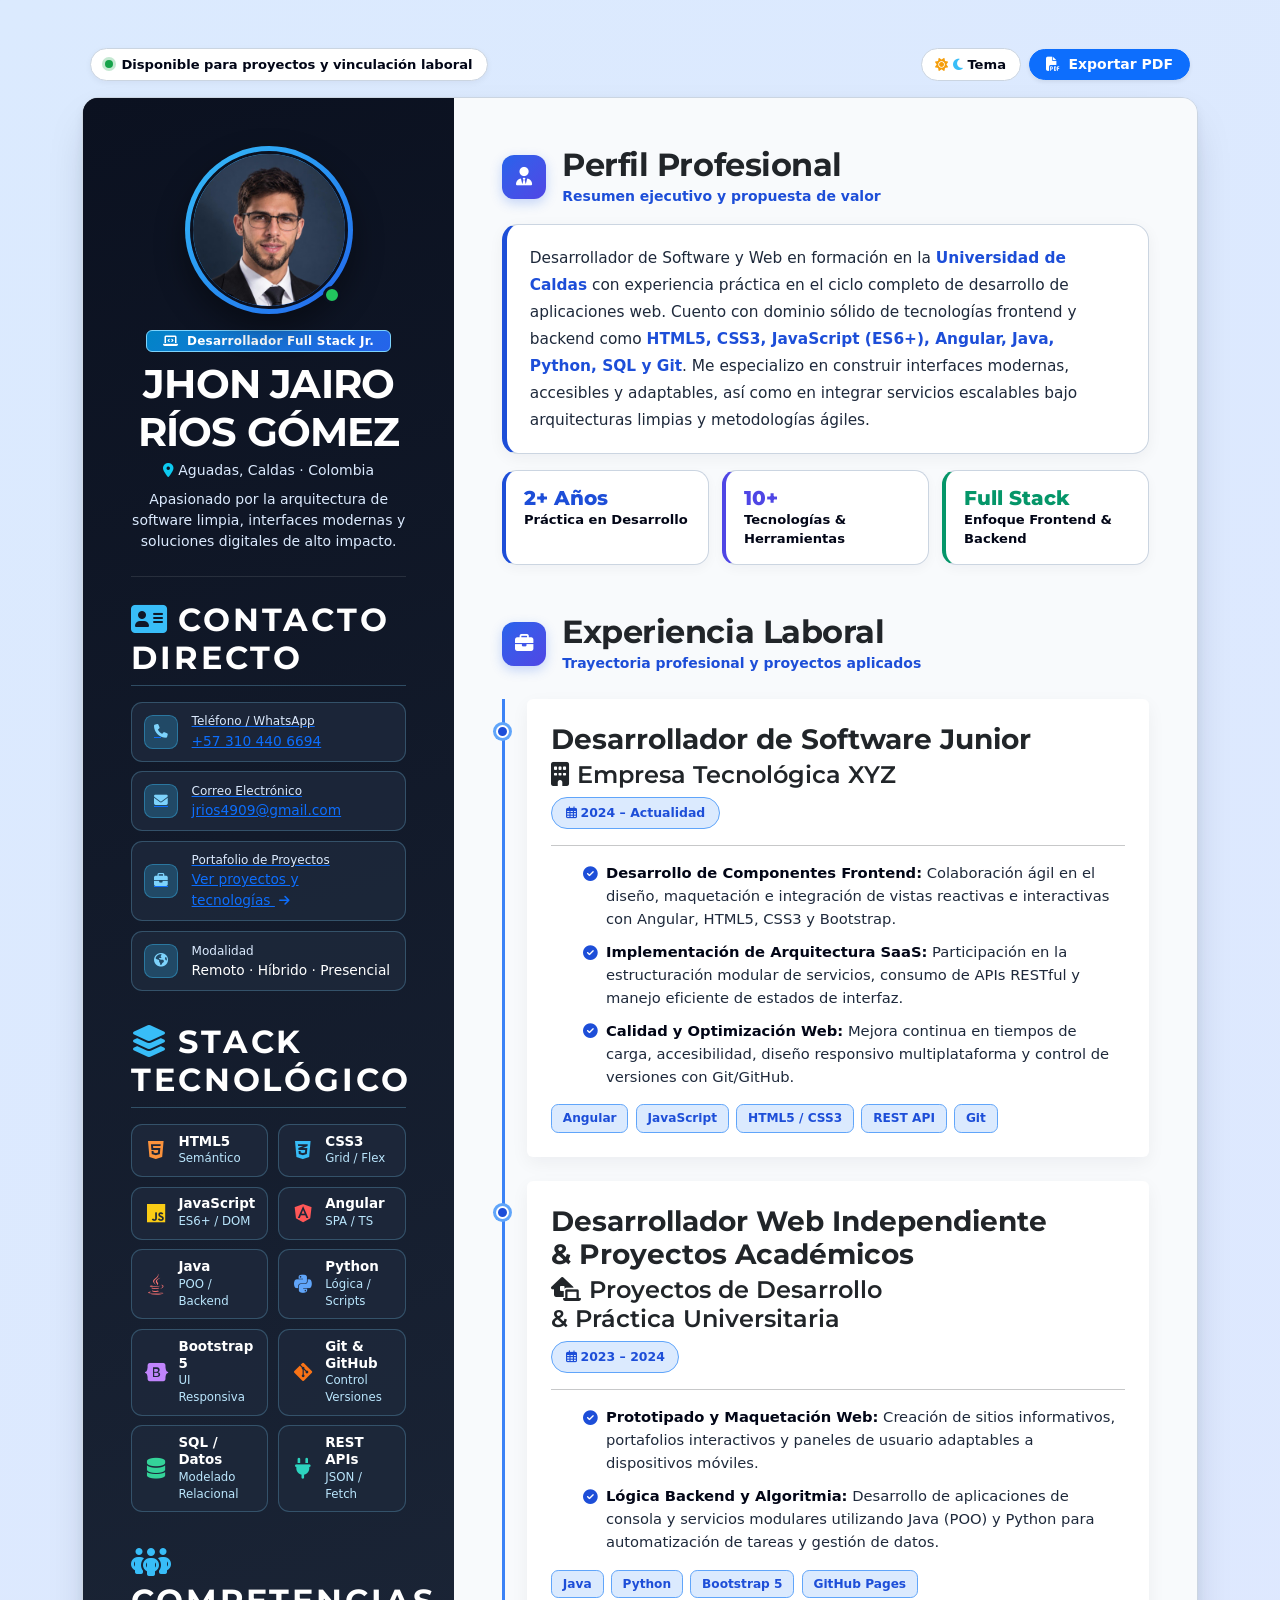
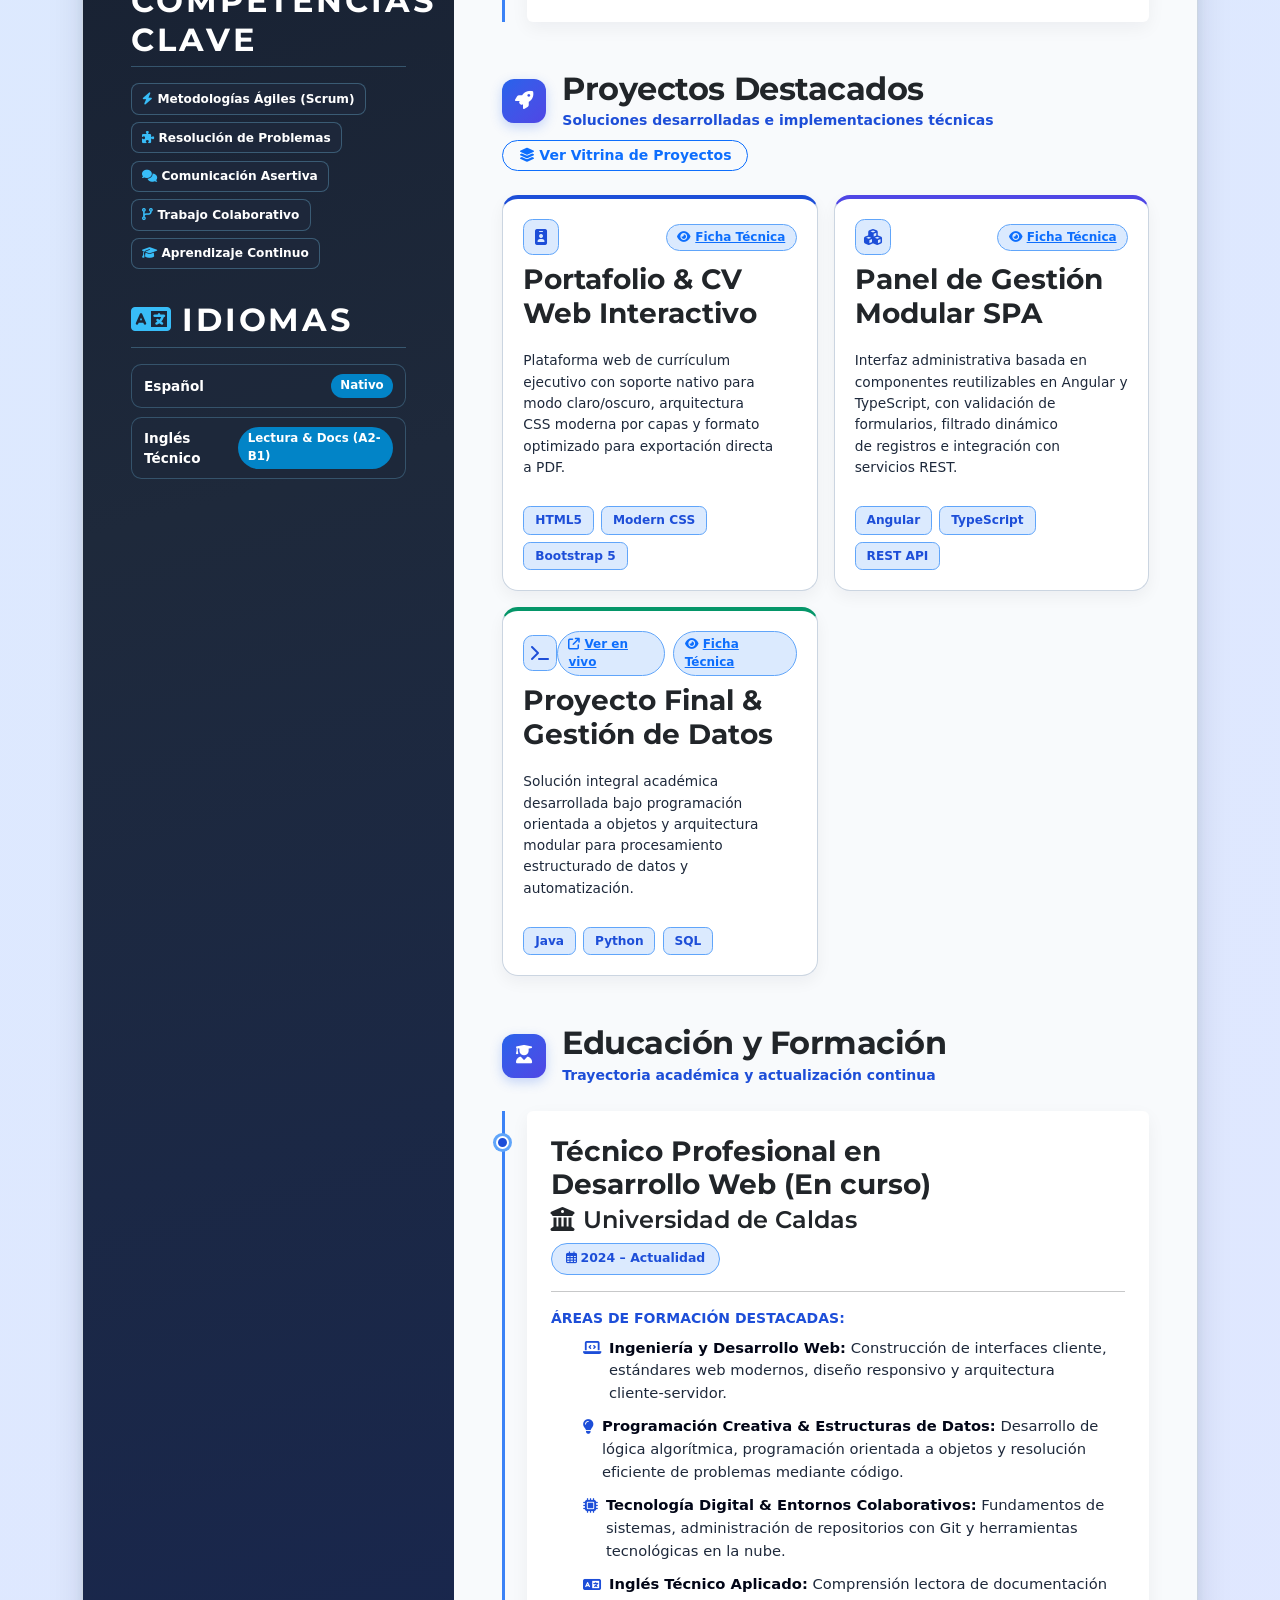
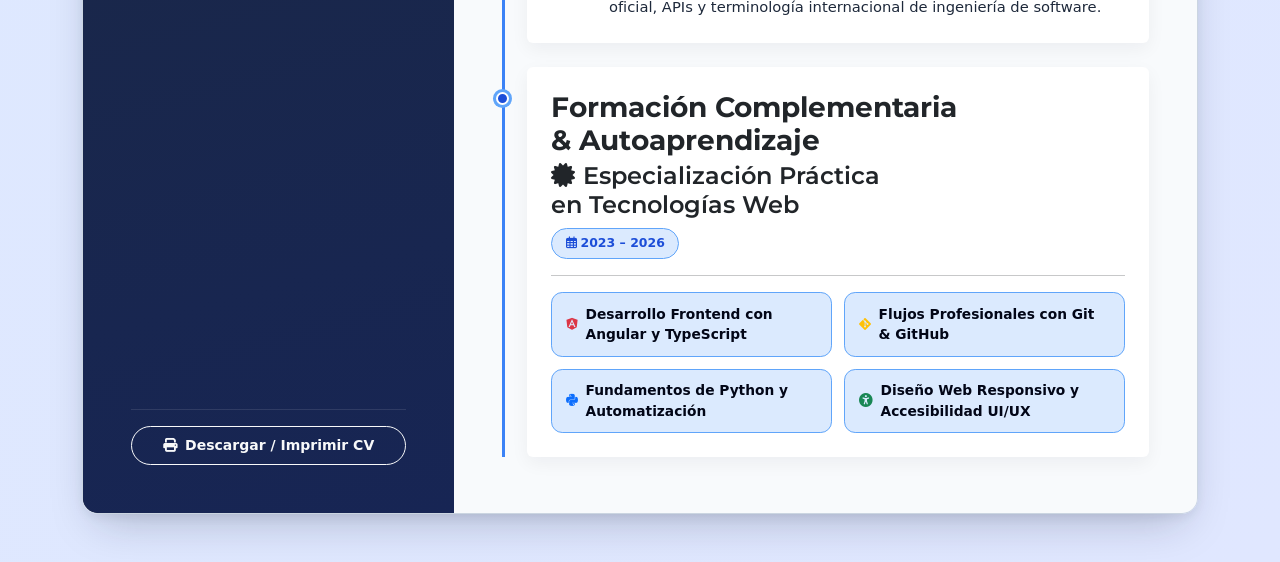
<file: index.html>
<!DOCTYPE html>
<html lang="es">

<head>
    <meta charset="UTF-8">
    <meta name="viewport" content="width=device-width, initial-scale=1.0">
    <!-- MANDATORY: Declare support for both light and dark themes -->
    <meta name="color-scheme" content="light dark">
    <title>Jhon Jairo Ríos Gómez | Desarrollador de Software & Web - Hoja de Vida</title>
    <!-- Bootstrap 5 -->
    <link href="https://cdn.jsdelivr.net/npm/bootstrap@5.3.0/dist/css/bootstrap.min.css" rel="stylesheet">
    <!-- Font Awesome -->
    <link rel="stylesheet" href="https://cdnjs.cloudflare.com/ajax/libs/font-awesome/6.4.0/css/all.min.css">
    <!-- Google Fonts -->
    <link href="https://fonts.googleapis.com/css2?family=Montserrat:wght@500;600;700;800&family=Inter:wght@400;500;600;700&display=swap" rel="stylesheet">
    <!-- CSS personalizado -->
    <link rel="stylesheet" href="styles.css?v=6">
</head>

<body>

    <main class="container-xl py-4 py-lg-5">
        <!-- Barra superior de acciones rápidas (No se imprime) -->
        <div class="top-action-bar d-flex flex-wrap justify-content-between align-items-center gap-2 mb-3 px-2 d-print-none">
            <div class="d-flex align-items-center gap-2">
                <span class="availability-pill">
                    <span class="pulse-dot"></span> Disponible para proyectos y vinculación laboral
                </span>
            </div>
            <div class="d-flex align-items-center gap-2">
                <label class="theme-switch-label" for="theme-toggle" title="Cambiar entre modo claro y oscuro">
                    <input type="checkbox" id="theme-toggle" class="visually-hidden">
                    <i class="fas fa-sun icon-light" aria-hidden="true"></i>
                    <i class="fas fa-moon icon-dark" aria-hidden="true"></i>
                    <span>Tema</span>
                </label>
                <button onclick="window.print()" class="btn btn-primary btn-sm rounded-pill px-3 py-1 fw-semibold shadow-sm">
                    <i class="fas fa-file-pdf me-1" aria-hidden="true"></i> Exportar PDF
                </button>
            </div>
        </div>

        <div class="cv-wrapper row g-0 rounded-4">

            <!-- Columna Izquierda (Sidebar Ejecutivo) -->
            <aside class="col-lg-4 sidebar-panel text-white p-4 p-xl-5 d-flex flex-column justify-content-between">
                <div>
                    <!-- Encabezado y Foto de Perfil -->
                    <header class="text-center mb-4 pb-4 border-bottom border-light border-opacity-10">
                        <div class="avatar-wrapper mx-auto mb-3">
                            <img src="img/img4.jpg?v=4" class="avatar-img rounded-circle" alt="Foto de perfil de Jhon Jairo Ríos Gómez">
                            <span class="status-dot" title="Disponible para trabajar"></span>
                        </div>
                        <div class="d-flex flex-wrap justify-content-center gap-2 mb-2">
                            <span class="badge role-pill px-3 py-1">
                                <i class="fas fa-laptop-code me-1" aria-hidden="true"></i> Desarrollador Full Stack Jr.
                            </span>
                        </div>
                        <h1 class="profile-name fw-bold mb-1">JHON JAIRO RÍOS GÓMEZ</h1>
                        <p class="text-white-50 small mb-2">
                            <i class="fas fa-location-dot me-1 text-info" aria-hidden="true"></i>Aguadas, Caldas · Colombia
                        </p>
                        <p class="sidebar-bio small text-white-50 mb-0">
                            Apasionado por la arquitectura de software limpia, interfaces modernas y soluciones digitales de alto impacto.
                        </p>
                    </header>

                    <!-- Contacto -->
                    <section class="mb-4 pb-2" aria-labelledby="heading-contacto">
                        <h2 id="heading-contacto" class="sidebar-title text-uppercase fw-bold mb-3">
                            <i class="fas fa-address-card me-2 accent-icon" aria-hidden="true"></i>Contacto Directo
                        </h2>
                        <ul class="list-unstyled contact-list mb-0">
                            <li>
                                <a href="tel:+573104406694" class="contact-item">
                                    <span class="contact-icon"><i class="fas fa-phone" aria-hidden="true"></i></span>
                                    <div class="contact-meta">
                                        <small class="d-block text-white-50">Teléfono / WhatsApp</small>
                                        <span>+57 310 440 6694</span>
                                    </div>
                                </a>
                            </li>
                            <li>
                                <a href="mailto:jrios4909@gmail.com" class="contact-item">
                                    <span class="contact-icon"><i class="fas fa-envelope" aria-hidden="true"></i></span>
                                    <div class="contact-meta">
                                        <small class="d-block text-white-50">Correo Electrónico</small>
                                        <span>jrios4909@gmail.com</span>
                                    </div>
                                </a>
                            </li>
                            <li>
                                <a href="portafolio.html" class="contact-item" title="Ver catálogo de proyectos y tecnologías (Sin acceso a código fuente)">
                                    <span class="contact-icon"><i class="fas fa-briefcase" aria-hidden="true"></i></span>
                                    <div class="contact-meta">
                                        <small class="d-block text-white-50">Portafolio de Proyectos</small>
                                        <span>Ver proyectos y tecnologías <i class="fas fa-arrow-right ms-1 small" aria-hidden="true"></i></span>
                                    </div>
                                </a>
                            </li>
                            <li>
                                <div class="contact-item">
                                    <span class="contact-icon"><i class="fas fa-globe-americas" aria-hidden="true"></i></span>
                                    <div class="contact-meta">
                                        <small class="d-block text-white-50">Modalidad</small>
                                        <span>Remoto · Híbrido · Presencial</span>
                                    </div>
                                </div>
                            </li>
                        </ul>
                    </section>

                    <!-- Stack Tecnológico -->
                    <section class="mb-4 pb-2" aria-labelledby="heading-skills">
                        <h2 id="heading-skills" class="sidebar-title text-uppercase fw-bold mb-3">
                            <i class="fas fa-layer-group me-2 accent-icon" aria-hidden="true"></i>Stack Tecnológico
                        </h2>

                        <div class="skills-grid">
                            <div class="skill-item">
                                <i class="fab fa-html5 skill-icon icon-html" aria-hidden="true"></i>
                                <div>
                                    <span class="d-block">HTML5</span>
                                    <small class="skill-level">Semántico</small>
                                </div>
                            </div>
                            <div class="skill-item">
                                <i class="fab fa-css3-alt skill-icon icon-css" aria-hidden="true"></i>
                                <div>
                                    <span class="d-block">CSS3</span>
                                    <small class="skill-level">Grid / Flex</small>
                                </div>
                            </div>
                            <div class="skill-item">
                                <i class="fab fa-js skill-icon icon-js" aria-hidden="true"></i>
                                <div>
                                    <span class="d-block">JavaScript</span>
                                    <small class="skill-level">ES6+ / DOM</small>
                                </div>
                            </div>
                            <div class="skill-item">
                                <i class="fab fa-angular skill-icon icon-angular" aria-hidden="true"></i>
                                <div>
                                    <span class="d-block">Angular</span>
                                    <small class="skill-level">SPA / TS</small>
                                </div>
                            </div>
                            <div class="skill-item">
                                <i class="fab fa-java skill-icon icon-java" aria-hidden="true"></i>
                                <div>
                                    <span class="d-block">Java</span>
                                    <small class="skill-level">POO / Backend</small>
                                </div>
                            </div>
                            <div class="skill-item">
                                <i class="fab fa-python skill-icon icon-python" aria-hidden="true"></i>
                                <div>
                                    <span class="d-block">Python</span>
                                    <small class="skill-level">Lógica / Scripts</small>
                                </div>
                            </div>
                            <div class="skill-item">
                                <i class="fab fa-bootstrap skill-icon icon-bootstrap" aria-hidden="true"></i>
                                <div>
                                    <span class="d-block">Bootstrap 5</span>
                                    <small class="skill-level">UI Responsiva</small>
                                </div>
                            </div>
                            <div class="skill-item">
                                <i class="fab fa-git-alt skill-icon icon-git" aria-hidden="true"></i>
                                <div>
                                    <span class="d-block">Git & GitHub</span>
                                    <small class="skill-level">Control Versiones</small>
                                </div>
                            </div>
                            <div class="skill-item">
                                <i class="fas fa-database skill-icon icon-sql" aria-hidden="true"></i>
                                <div>
                                    <span class="d-block">SQL / Datos</span>
                                    <small class="skill-level">Modelado Relacional</small>
                                </div>
                            </div>
                            <div class="skill-item">
                                <i class="fas fa-plug skill-icon icon-api" aria-hidden="true"></i>
                                <div>
                                    <span class="d-block">REST APIs</span>
                                    <small class="skill-level">JSON / Fetch</small>
                                </div>
                            </div>
                        </div>
                    </section>

                    <!-- Competencias Profesionales (Soft Skills) -->
                    <section class="mb-4 pb-2" aria-labelledby="heading-softskills">
                        <h2 id="heading-softskills" class="sidebar-title text-uppercase fw-bold mb-3">
                            <i class="fas fa-people-group me-2 accent-icon" aria-hidden="true"></i>Competencias Clave
                        </h2>
                        <div class="soft-skills-tags">
                            <span class="soft-tag"><i class="fas fa-bolt me-1" aria-hidden="true"></i>Metodologías Ágiles (Scrum)</span>
                            <span class="soft-tag"><i class="fas fa-puzzle-piece me-1" aria-hidden="true"></i>Resolución de Problemas</span>
                            <span class="soft-tag"><i class="fas fa-comments me-1" aria-hidden="true"></i>Comunicación Asertiva</span>
                            <span class="soft-tag"><i class="fas fa-code-branch me-1" aria-hidden="true"></i>Trabajo Colaborativo</span>
                            <span class="soft-tag"><i class="fas fa-graduation-cap me-1" aria-hidden="true"></i>Aprendizaje Continuo</span>
                        </div>
                    </section>

                    <!-- Idiomas -->
                    <section class="mb-4" aria-labelledby="heading-idiomas">
                        <h2 id="heading-idiomas" class="sidebar-title text-uppercase fw-bold mb-3">
                            <i class="fas fa-language me-2 accent-icon" aria-hidden="true"></i>Idiomas
                        </h2>
                        <div class="language-list">
                            <div class="language-item">
                                <div class="d-flex justify-content-between align-items-center">
                                    <span class="fw-semibold">Español</span>
                                    <span class="lang-badge">Nativo</span>
                                </div>
                            </div>
                            <div class="language-item">
                                <div class="d-flex justify-content-between align-items-center">
                                    <span class="fw-semibold">Inglés Técnico</span>
                                    <span class="lang-badge">Lectura & Docs (A2-B1)</span>
                                </div>
                            </div>
                        </div>
                    </section>
                </div>

                <!-- Pie de barra lateral -->
                <footer class="pt-3 border-top border-light border-opacity-10 text-center d-print-none">
                    <button onclick="window.print()" class="btn btn-outline-light btn-sm w-100 rounded-pill py-2 fw-semibold print-btn">
                        <i class="fas fa-print me-2" aria-hidden="true"></i>Descargar / Imprimir CV
                    </button>
                </footer>
            </aside>

            <!-- Columna Derecha (Contenido Principal) -->
            <div class="col-lg-8 main-panel p-4 p-xl-5">

                <!-- Perfil Profesional + Indicadores -->
                <section class="mb-5" aria-labelledby="heading-perfil">
                    <div class="section-header d-flex align-items-center mb-3">
                        <span class="section-icon me-3"><i class="fas fa-user-tie" aria-hidden="true"></i></span>
                        <div>
                            <h2 id="heading-perfil" class="section-title fw-bold mb-0">Perfil Profesional</h2>
                            <small class="section-subtitle">Resumen ejecutivo y propuesta de valor</small>
                        </div>
                    </div>
                    <p class="profile-summary mb-3">
                        Desarrollador de Software y Web en formación en la <strong>Universidad de Caldas</strong> con experiencia práctica en el ciclo completo de desarrollo de aplicaciones web. Cuento con dominio sólido de tecnologías frontend y backend como <strong>HTML5, CSS3, JavaScript (ES6+), Angular, Java, Python, SQL y Git</strong>. Me especializo en construir interfaces modernas, accesibles y adaptables, así como en integrar servicios escalables bajo arquitecturas limpias y metodologías ágiles.
                    </p>

                    <!-- Indicadores Rápidos (Stats) -->
                    <div class="stats-grid">
                        <div class="stat-card">
                            <span class="stat-value">2+ Años</span>
                            <span class="stat-label">Práctica en Desarrollo</span>
                        </div>
                        <div class="stat-card">
                            <span class="stat-value">10+</span>
                            <span class="stat-label">Tecnologías & Herramientas</span>
                        </div>
                        <div class="stat-card">
                            <span class="stat-value">Full Stack</span>
                            <span class="stat-label">Enfoque Frontend & Backend</span>
                        </div>
                    </div>
                </section>

                <!-- Experiencia Laboral -->
                <section class="mb-5" aria-labelledby="heading-experiencia">
                    <div class="section-header d-flex align-items-center mb-4">
                        <span class="section-icon me-3"><i class="fas fa-briefcase" aria-hidden="true"></i></span>
                        <div>
                            <h2 id="heading-experiencia" class="section-title fw-bold mb-0">Experiencia Laboral</h2>
                            <small class="section-subtitle">Trayectoria profesional y proyectos aplicados</small>
                        </div>
                    </div>

                    <div class="timeline-container">
                        <!-- Experiencia 1 -->
                        <article class="card cv-card border-0 mb-4">
                            <div class="card-body p-4">
                                <div class="d-flex flex-wrap justify-content-between align-items-start gap-2 mb-2">
                                    <div>
                                        <h3 class="card-role fw-bold mb-1">Desarrollador de Software Junior</h3>
                                        <h4 class="card-company fw-semibold mb-0">
                                            <i class="fas fa-building me-2" aria-hidden="true"></i>Empresa Tecnológica XYZ
                                        </h4>
                                    </div>
                                    <span class="date-badge">
                                        <i class="far fa-calendar-alt me-1" aria-hidden="true"></i>2024 – Actualidad
                                    </span>
                                </div>
                                <hr class="my-3 opacity-10">
                                <ul class="achievement-list mb-3">
                                    <li>
                                        <i class="fas fa-check-circle me-2 text-accent" aria-hidden="true"></i>
                                        <span><strong>Desarrollo de Componentes Frontend:</strong> Colaboración ágil en el diseño, maquetación e integración de vistas reactivas e interactivas con Angular, HTML5, CSS3 y Bootstrap.</span>
                                    </li>
                                    <li>
                                        <i class="fas fa-check-circle me-2 text-accent" aria-hidden="true"></i>
                                        <span><strong>Implementación de Arquitectura SaaS:</strong> Participación en la estructuración modular de servicios, consumo de APIs RESTful y manejo eficiente de estados de interfaz.</span>
                                    </li>
                                    <li>
                                        <i class="fas fa-check-circle me-2 text-accent" aria-hidden="true"></i>
                                        <span><strong>Calidad y Optimización Web:</strong> Mejora continua en tiempos de carga, accesibilidad, diseño responsivo multiplataforma y control de versiones con Git/GitHub.</span>
                                    </li>
                                </ul>
                                <div class="tech-tag-list">
                                    <span class="tech-pill">Angular</span>
                                    <span class="tech-pill">JavaScript</span>
                                    <span class="tech-pill">HTML5 / CSS3</span>
                                    <span class="tech-pill">REST API</span>
                                    <span class="tech-pill">Git</span>
                                </div>
                            </div>
                        </article>

                        <!-- Experiencia 2 (Nuevo) -->
                        <article class="card cv-card border-0">
                            <div class="card-body p-4">
                                <div class="d-flex flex-wrap justify-content-between align-items-start gap-2 mb-2">
                                    <div>
                                        <h3 class="card-role fw-bold mb-1">Desarrollador Web Independiente & Proyectos Académicos</h3>
                                        <h4 class="card-company fw-semibold mb-0">
                                            <i class="fas fa-laptop-house me-2" aria-hidden="true"></i>Proyectos de Desarrollo & Práctica Universitaria
                                        </h4>
                                    </div>
                                    <span class="date-badge">
                                        <i class="far fa-calendar-alt me-1" aria-hidden="true"></i>2023 – 2024
                                    </span>
                                </div>
                                <hr class="my-3 opacity-10">
                                <ul class="achievement-list mb-3">
                                    <li>
                                        <i class="fas fa-check-circle me-2 text-accent" aria-hidden="true"></i>
                                        <span><strong>Prototipado y Maquetación Web:</strong> Creación de sitios informativos, portafolios interactivos y paneles de usuario adaptables a dispositivos móviles.</span>
                                    </li>
                                    <li>
                                        <i class="fas fa-check-circle me-2 text-accent" aria-hidden="true"></i>
                                        <span><strong>Lógica Backend y Algoritmia:</strong> Desarrollo de aplicaciones de consola y servicios modulares utilizando Java (POO) y Python para automatización de tareas y gestión de datos.</span>
                                    </li>
                                </ul>
                                <div class="tech-tag-list">
                                    <span class="tech-pill">Java</span>
                                    <span class="tech-pill">Python</span>
                                    <span class="tech-pill">Bootstrap 5</span>
                                    <span class="tech-pill">GitHub Pages</span>
                                </div>
                            </div>
                        </article>
                    </div>
                </section>

                <!-- Proyectos Destacados (Nueva Sección) -->
                <section class="mb-5" aria-labelledby="heading-proyectos">
                    <div class="section-header d-flex flex-wrap justify-content-between align-items-center gap-2 mb-4">
                        <div class="d-flex align-items-center">
                            <span class="section-icon me-3"><i class="fas fa-rocket" aria-hidden="true"></i></span>
                            <div>
                                <h2 id="heading-proyectos" class="section-title fw-bold mb-0">Proyectos Destacados</h2>
                                <small class="section-subtitle">Soluciones desarrolladas e implementaciones técnicas</small>
                            </div>
                        </div>
                        <a href="portafolio.html" class="btn btn-outline-primary btn-sm rounded-pill px-3 fw-semibold d-print-none">
                            <i class="fas fa-layer-group me-1" aria-hidden="true"></i>Ver Vitrina de Proyectos
                        </a>
                    </div>

                    <div class="projects-grid">
                        <!-- Proyecto 1 -->
                        <article class="project-card">
                            <div class="project-header">
                                <div class="d-flex justify-content-between align-items-center mb-2">
                                    <span class="project-icon"><i class="fas fa-id-badge" aria-hidden="true"></i></span>
                                    <a href="portafolio.html#proyecto-cv" class="project-link" title="Ver ficha técnica y tecnologías">
                                        <i class="fas fa-eye me-1" aria-hidden="true"></i>Ficha Técnica
                                    </a>
                                </div>
                                <h3 class="project-title fw-bold">Portafolio & CV Web Interactivo</h3>
                            </div>
                            <p class="project-desc">
                                Plataforma web de currículum ejecutivo con soporte nativo para modo claro/oscuro, arquitectura CSS moderna por capas y formato optimizado para exportación directa a PDF.
                            </p>
                            <div class="tech-tag-list mt-auto">
                                <span class="tech-pill">HTML5</span>
                                <span class="tech-pill">Modern CSS</span>
                                <span class="tech-pill">Bootstrap 5</span>
                            </div>
                        </article>

                        <!-- Proyecto 2 -->
                        <article class="project-card">
                            <div class="project-header">
                                <div class="d-flex justify-content-between align-items-center mb-2">
                                    <span class="project-icon"><i class="fas fa-cubes" aria-hidden="true"></i></span>
                                    <a href="portafolio.html#proyecto-angular" class="project-link" title="Ver ficha técnica y tecnologías">
                                        <i class="fas fa-eye me-1" aria-hidden="true"></i>Ficha Técnica
                                    </a>
                                </div>
                                <h3 class="project-title fw-bold">Panel de Gestión Modular SPA</h3>
                            </div>
                            <p class="project-desc">
                                Interfaz administrativa basada en componentes reutilizables en Angular y TypeScript, con validación de formularios, filtrado dinámico de registros e integración con servicios REST.
                            </p>
                            <div class="tech-tag-list mt-auto">
                                <span class="tech-pill">Angular</span>
                                <span class="tech-pill">TypeScript</span>
                                <span class="tech-pill">REST API</span>
                            </div>
                        </article>

                        <!-- Proyecto 3 -->
                        <article class="project-card">
                            <div class="project-header">
                                <div class="d-flex justify-content-between align-items-center mb-2">
                                    <span class="project-icon"><i class="fas fa-terminal" aria-hidden="true"></i></span>
                                    <a href="dulce-tentacion/" class="project-link text-primary fw-bold me-2" title="Abrir Dulce Tentación"><i class="fas fa-arrow-up-right-from-square me-1"></i>Ver en vivo</a><a href="portafolio.html#proyecto-final" class="project-link" title="Ver ficha técnica y tecnologías">
                                        <i class="fas fa-eye me-1" aria-hidden="true"></i>Ficha Técnica
                                    </a>
                                </div>
                                <h3 class="project-title fw-bold">Proyecto Final & Gestión de Datos</h3>
                            </div>
                            <p class="project-desc">
                                Solución integral académica desarrollada bajo programación orientada a objetos y arquitectura modular para procesamiento estructurado de datos y automatización.
                            </p>
                            <div class="tech-tag-list mt-auto">
                                <span class="tech-pill">Java</span>
                                <span class="tech-pill">Python</span>
                                <span class="tech-pill">SQL</span>
                            </div>
                        </article>
                    </div>
                </section>

                <!-- Educación y Formación Complementaria -->
                <section class="mb-2" aria-labelledby="heading-educacion">
                    <div class="section-header d-flex align-items-center mb-4">
                        <span class="section-icon me-3"><i class="fa-solid fa-user-graduate" aria-hidden="true"></i></span>
                        <div>
                            <h2 id="heading-educacion" class="section-title fw-bold mb-0">Educación y Formación</h2>
                            <small class="section-subtitle">Trayectoria académica y actualización continua</small>
                        </div>
                    </div>

                    <div class="timeline-container">
                        <!-- Educación Superior -->
                        <article class="card cv-card border-0 mb-4">
                            <div class="card-body p-4">
                                <div class="d-flex flex-wrap justify-content-between align-items-start gap-2 mb-2">
                                    <div>
                                        <h3 class="card-role fw-bold mb-1">Técnico Profesional en Desarrollo Web (En curso)</h3>
                                        <h4 class="card-company fw-semibold mb-0">
                                            <i class="fas fa-university me-2" aria-hidden="true"></i>Universidad de Caldas
                                        </h4>
                                    </div>
                                    <span class="date-badge">
                                        <i class="far fa-calendar-alt me-1" aria-hidden="true"></i>2024 – Actualidad
                                    </span>
                                </div>
                                <hr class="my-3 opacity-10">
                                <p class="section-subtitle small fw-semibold text-uppercase mb-2">Áreas de formación destacadas:</p>
                                <ul class="achievement-list mb-0">
                                    <li>
                                        <i class="fas fa-laptop-code me-2 text-accent" aria-hidden="true"></i>
                                        <span><strong>Ingeniería y Desarrollo Web:</strong> Construcción de interfaces cliente, estándares web modernos, diseño responsivo y arquitectura cliente-servidor.</span>
                                    </li>
                                    <li>
                                        <i class="fas fa-lightbulb me-2 text-accent" aria-hidden="true"></i>
                                        <span><strong>Programación Creativa & Estructuras de Datos:</strong> Desarrollo de lógica algorítmica, programación orientada a objetos y resolución eficiente de problemas mediante código.</span>
                                    </li>
                                    <li>
                                        <i class="fas fa-microchip me-2 text-accent" aria-hidden="true"></i>
                                        <span><strong>Tecnología Digital & Entornos Colaborativos:</strong> Fundamentos de sistemas, administración de repositorios con Git y herramientas tecnológicas en la nube.</span>
                                    </li>
                                    <li>
                                        <i class="fas fa-language me-2 text-accent" aria-hidden="true"></i>
                                        <span><strong>Inglés Técnico Aplicado:</strong> Comprensión lectora de documentación oficial, APIs y terminología internacional de ingeniería de software.</span>
                                    </li>
                                </ul>
                            </div>
                        </article>

                        <!-- Formación Complementaria (Nuevo) -->
                        <article class="card cv-card border-0">
                            <div class="card-body p-4">
                                <div class="d-flex flex-wrap justify-content-between align-items-start gap-2 mb-2">
                                    <div>
                                        <h3 class="card-role fw-bold mb-1">Formación Complementaria & Autoaprendizaje</h3>
                                        <h4 class="card-company fw-semibold mb-0">
                                            <i class="fas fa-certificate me-2" aria-hidden="true"></i>Especialización Práctica en Tecnologías Web
                                        </h4>
                                    </div>
                                    <span class="date-badge">
                                        <i class="far fa-calendar-alt me-1" aria-hidden="true"></i>2023 – 2026
                                    </span>
                                </div>
                                <hr class="my-3 opacity-10">
                                <div class="cert-grid">
                                    <div class="cert-item">
                                        <i class="fab fa-angular text-danger me-2" aria-hidden="true"></i>
                                        <span>Desarrollo Frontend con Angular y TypeScript</span>
                                    </div>
                                    <div class="cert-item">
                                        <i class="fab fa-git-alt text-warning me-2" aria-hidden="true"></i>
                                        <span>Flujos Profesionales con Git & GitHub</span>
                                    </div>
                                    <div class="cert-item">
                                        <i class="fab fa-python text-primary me-2" aria-hidden="true"></i>
                                        <span>Fundamentos de Python y Automatización</span>
                                    </div>
                                    <div class="cert-item">
                                        <i class="fas fa-universal-access text-success me-2" aria-hidden="true"></i>
                                        <span>Diseño Web Responsivo y Accesibilidad UI/UX</span>
                                    </div>
                                </div>
                            </div>
                        </article>
                    </div>
                </section>

            </div>

        </div>
    </main>

    <!-- Bootstrap JS -->
    <script src="https://cdn.jsdelivr.net/npm/bootstrap@5.3.0/dist/js/bootstrap.bundle.min.js"></script>
</body>

</html>
</file>
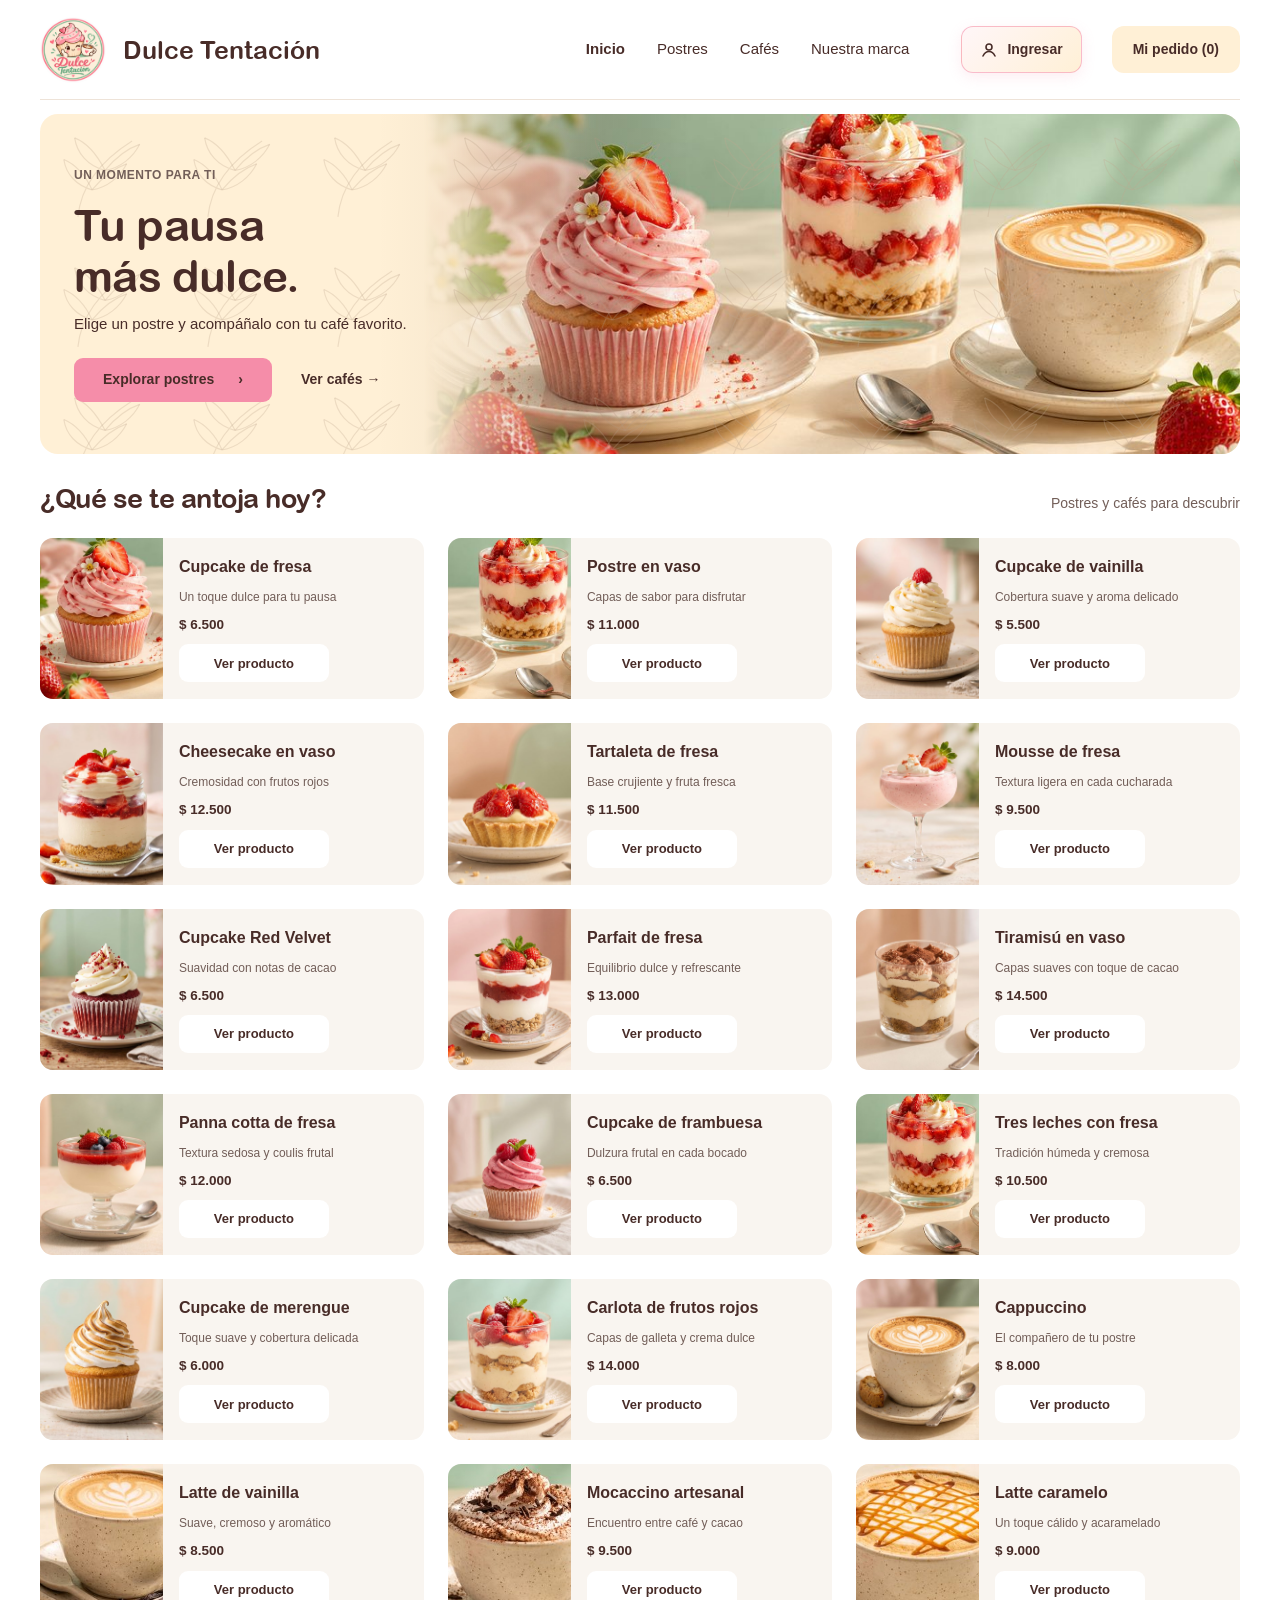
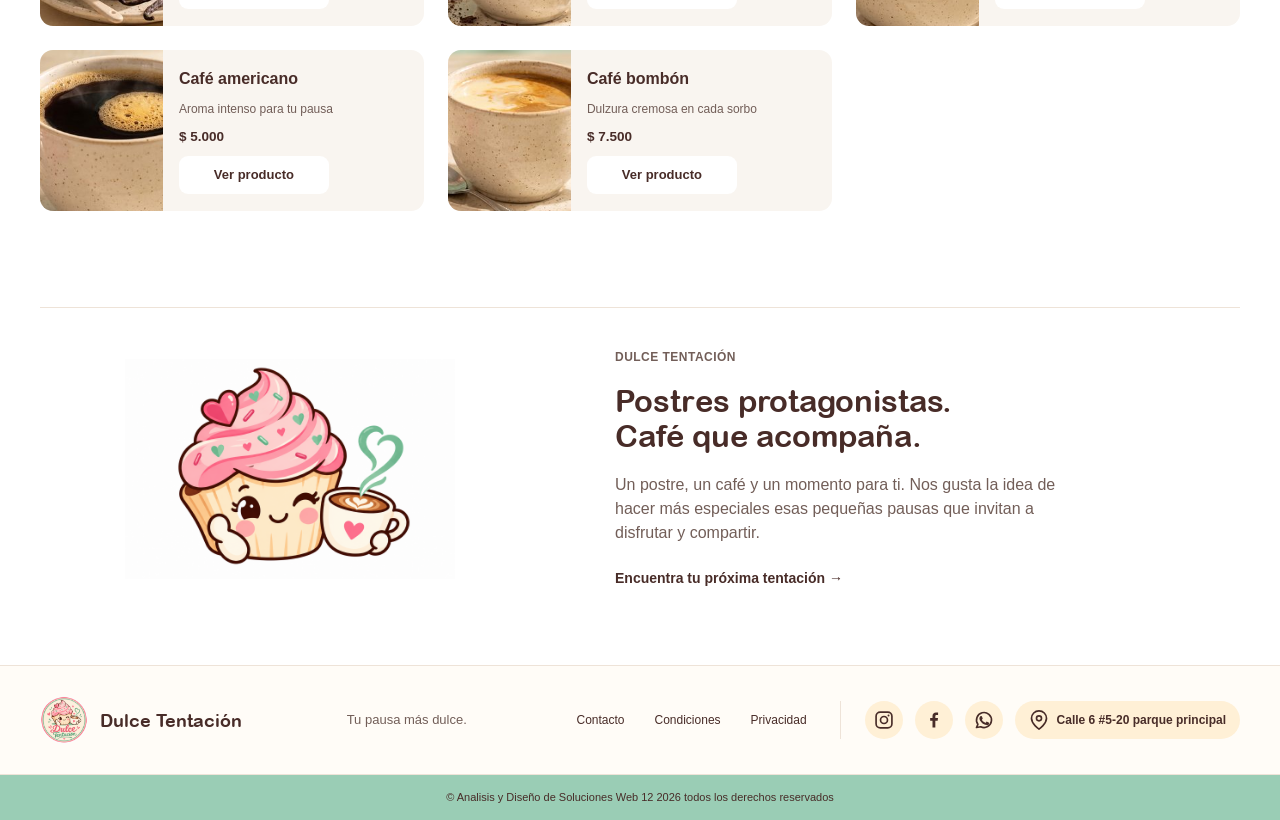
<file: dulce-tentacion/index.html>
<!doctype html>
<html lang="es">
<head>
  <meta charset="utf-8">
  <meta name="viewport" content="width=device-width, initial-scale=1">
  <meta name="description" content="Dulce Tentación. Postres protagonistas y cafés que acompañan tu pausa más dulce.">
  <meta name="theme-color" content="#FFF0D6">
  <title>Dulce Tentación · Tu pausa más dulce</title>
  <link rel="icon" href="assets/img/logo.png">
  <link rel="stylesheet" href="css/styles.css?v=14">
  <script src="js/app.js?v=14" defer></script>
</head>
<body>
  <a class="skip-link" href="#contenido">Ir al contenido</a>

  <!-- ======================================================================
       VISTA · Bloque 01: Encabezado, Navegacion, Acceso de Cliente y Carrito
       ====================================================================== -->
  <header class="header wrap">
    <a class="brand" href="#inicio" aria-label="Dulce Tentación, inicio">
      <img src="assets/img/logo.png" alt="" width="66" height="66">
      <span>Dulce Tentación</span>
    </a>

    <nav class="nav" id="menu" aria-label="Navegación principal">
      <a href="#inicio" data-nav="inicio" aria-current="page">Inicio</a>
      <a href="#postres" data-nav="postres">Postres</a>
      <a href="#cafes" data-nav="cafes">Cafés</a>
      <a href="#marca" data-nav="marca">Nuestra marca</a>
    </nav>

    <button type="button" class="auth-toggle" id="auth-toggle" aria-haspopup="dialog">
      <svg aria-hidden="true" viewBox="0 0 24 24" width="18" height="18" fill="none" stroke="currentColor" stroke-width="2.1" stroke-linecap="round" stroke-linejoin="round">
        <circle cx="12" cy="8" r="4"/>
        <path d="M4 20c1.8-3.8 5-6 8-6s6.2 2.2 8 6"/>
      </svg>
      <span id="auth-toggle-label">Ingresar</span>
    </button>

    <button class="cart-toggle" aria-haspopup="dialog">
      Mi pedido <span>(<span class="cart-count">0</span>)</span>
    </button>

    <button class="menu-toggle" aria-label="Abrir menú" aria-expanded="false" aria-controls="menu">
      <span></span>
      <span></span>
      <span></span>
    </button>
  </header>

  <main id="contenido">
    <!-- ====================================================================
         VISTA · Bloque 02: Portada Principal (Hero)
         ==================================================================== -->
    <section class="hero wrap" id="inicio" aria-labelledby="hero-title">
      <div class="hero-copy">
        <p class="eyebrow">Un momento para ti</p>
        <h1 id="hero-title">Tu pausa<br>más dulce.</h1>
        <p class="hero-description">
          <span class="desktop-copy">Elige un postre y acompáñalo con tu café favorito.</span>
          <span class="mobile-copy">Postres y cafés para disfrutar.</span>
        </p>
        <div class="hero-actions">
          <a class="button primary" href="#postres">Explorar postres <span aria-hidden="true">›</span></a>
          <a class="text-link" href="#cafes">Ver cafés <span aria-hidden="true">→</span></a>
        </div>
      </div>
      <img class="hero-photo" src="assets/img/postres-cafe.png" alt="Cupcake de fresa, postre en vaso y cappuccino en una mesa color crema" width="1536" height="1024" fetchpriority="high">
    </section>

    <!-- ====================================================================
         VISTA · Bloques 03 y 04: Categoria Activa y Catalogo de Productos
         ==================================================================== -->
    <section class="catalog wrap" id="catalogo" aria-labelledby="catalog-title">
      <div class="section-heading">
        <h2 id="catalog-title">¿Qué se te antoja hoy?</h2>
        <p id="catalog-subtitle">Postres y cafés para descubrir</p>
      </div>
      <div class="category-context" hidden>
        <span id="category-label"></span>
        <a href="#inicio">Ver todos <span aria-hidden="true">→</span></a>
      </div>
      <div class="product-grid" id="products"></div>
    </section>

    <!-- ====================================================================
         VISTA · Bloque 05: Nuestra Marca
         ==================================================================== -->
    <section class="story wrap" id="marca" aria-labelledby="story-title">
      <div class="story-art">
        <img src="assets/img/mascota.png" alt="La mascota de Dulce Tentación: un cupcake sonriente sosteniendo su café" width="1536" height="1024" loading="lazy">
      </div>
      <div class="story-copy">
        <p class="eyebrow">Dulce Tentación</p>
        <h2 id="story-title">Postres protagonistas.<br>Café que acompaña.</h2>
        <p>Un postre, un café y un momento para ti. Nos gusta la idea de hacer más especiales esas pequeñas pausas que invitan a disfrutar y compartir.</p>
        <a class="text-link" href="#postres">Encuentra tu próxima tentación <span aria-hidden="true">→</span></a>
      </div>
    </section>
  </main>

  <!-- ======================================================================
       VISTA · Pie de Pagina y Redes Sociales
       ====================================================================== -->
  <footer class="footer">
    <div class="wrap footer-inner">
      <a class="brand" href="#inicio">
        <img src="assets/img/logo.png" alt="" width="52" height="52">
        <span>Dulce Tentación</span>
      </a>

      <p>Tu pausa más dulce.</p>

      <div class="footer-meta">
        <nav aria-label="Información">
          <button data-info="contacto">Contacto</button>
          <button data-info="condiciones">Condiciones</button>
          <button data-info="privacidad">Privacidad</button>
        </nav>

        <ul class="footer-social" aria-label="Redes sociales">
          <li>
            <a class="social-link" href="instagram.html" target="_blank" rel="noopener noreferrer" aria-label="Instagram de Dulce Tentación" title="Ver Instagram de Dulce Tentación">
              <svg aria-hidden="true" viewBox="0 0 24 24" width="20" height="20" fill="none" stroke="currentColor" stroke-width="2" stroke-linecap="round" stroke-linejoin="round">
                <rect x="2.5" y="2.5" width="19" height="19" rx="5"/>
                <circle cx="12" cy="12" r="4.2"/>
                <circle cx="17.4" cy="6.6" r="1.2" fill="currentColor" stroke="none"/>
              </svg>
            </a>
          </li>
          <li>
            <a class="social-link" href="facebook.html" target="_blank" rel="noopener noreferrer" aria-label="Facebook de Dulce Tentación" title="Ver Facebook de Dulce Tentación">
              <svg aria-hidden="true" viewBox="0 0 24 24" width="20" height="20" fill="currentColor">
                <path d="M13.6 21v-8.2h2.8l.4-3.2h-3.2V7.5c0-.9.3-1.6 1.6-1.6h1.7V3.1c-.3 0-1.3-.1-2.5-.1-2.5 0-4.2 1.5-4.2 4.3v2.3H7.4v3.2h2.8V21h3.4z"/>
              </svg>
            </a>
          </li>
          <li>
            <a class="social-link" href="https://wa.me/573113617622" target="_blank" rel="noopener noreferrer" aria-label="WhatsApp">
              <svg aria-hidden="true" viewBox="0 0 24 24" width="20" height="20">
                <path fill="none" stroke="currentColor" stroke-width="2" stroke-linecap="round" stroke-linejoin="round" d="M3 21l1.65-3.8a9 9 0 1 1 3.4 2.9L3 21z"/>
                <path fill="currentColor" d="M9.4 7.7c-.2-.4-.4-.4-.6-.4h-.5c-.2 0-.5.1-.8.4-.3.3-1 1-1 2.4s1 2.8 1.2 3c.1.2 2 3.2 5 4.3 2.5 1 3 .8 3.5.7.5-.1 1.7-.7 1.9-1.4.2-.7.2-1.2.1-1.4-.1-.1-.3-.2-.6-.4l-1.9-.9c-.3-.1-.5-.2-.7.1-.2.3-.7.9-.9 1.1-.2.2-.3.2-.6.1-.3-.1-1.2-.4-2.3-1.4-.8-.7-1.4-1.7-1.6-2-.2-.3 0-.4.1-.6l.4-.5c.2-.2.2-.3.3-.5.1-.2 0-.4 0-.5l-.9-2.1z"/>
              </svg>
            </a>
          </li>
          <li>
            <a class="social-link location-link" href="https://www.google.com/maps/search/?api=1&query=Calle+6+%235-20+parque+principal" target="_blank" rel="noopener noreferrer" aria-label="Ubicación en Google Maps: Calle 6 #5-20 parque principal" title="Ver en Google Maps">
              <svg aria-hidden="true" viewBox="0 0 24 24" width="20" height="20" fill="none" stroke="currentColor" stroke-width="2" stroke-linecap="round" stroke-linejoin="round">
                <path d="M21 10c0 7-9 13-9 13s-9-6-9-13a9 9 0 0 1 18 0z"/>
                <circle cx="12" cy="10" r="3"/>
              </svg>
              <span>Calle 6 #5-20 parque principal</span>
            </a>
          </li>
        </ul>
      </div>
    </div>

    <p class="prototype-note">© Analisis y Diseño de Soluciones Web 12 2026 todos los derechos reservados</p>
  </footer>

  <!-- ======================================================================
       VISTA · Componentes Modales: Producto, Carrito, Informacion y Login
       ====================================================================== -->
  <dialog id="product-dialog" aria-labelledby="product-title">
    <button class="close-button" data-close aria-label="Cerrar producto">×</button>
    <div class="product-detail"></div>
  </dialog>

  <dialog id="cart-dialog" class="cart-dialog" aria-labelledby="cart-title">
    <div class="dialog-heading">
      <div>
        <p class="eyebrow">Tu pausa está tomando forma</p>
        <h2 id="cart-title">Mi pedido</h2>
      </div>
      <button class="close-button" data-close aria-label="Cerrar pedido">×</button>
    </div>

    <div id="cart-content"></div>

    <form id="whatsapp-form" class="order-form" hidden>
      <h3>Datos para tu solicitud</h3>

      <label for="order-name">Tu nombre <span>(opcional)</span></label>
      <input id="order-name" name="name" autocomplete="name" maxlength="80">

      <label for="order-method">¿Cómo prefieres recibirlo?</label>
      <select id="order-method" name="method">
        <option value="confirmar">Por acordar con el negocio</option>
        <option value="recogida">Prefiero recogerlo</option>
        <option value="domicilio">Prefiero domicilio</option>
      </select>

      <label for="order-location">Municipio, barrio y dirección o referencia <span id="location-optional">(opcional)</span></label>
      <textarea id="order-location" name="location" rows="3" maxlength="300" autocomplete="street-address" placeholder="Escribe dónde deseas recibir el pedido" aria-describedby="location-help"></textarea>
      <p id="location-help" class="form-note">Si prefieres domicilio, indica la ubicación. El negocio confirmará cobertura y costo de entrega.</p>

      <label for="order-notes">Indicaciones adicionales <span>(opcional)</span></label>
      <textarea id="order-notes" name="notes" rows="2" maxlength="500" placeholder="Por ejemplo, una referencia para encontrar el lugar"></textarea>

      <button type="submit" class="button whatsapp-button">Solicitar pedido por WhatsApp</button>
      <p class="form-note">Se abrirá WhatsApp con tu selección y los datos que escribas. Revisa y envía el mensaje para solicitar confirmación de precios, disponibilidad y entrega.</p>
    </form>
  </dialog>

  <dialog id="info-dialog" class="info-dialog" aria-labelledby="info-title">
    <button class="close-button" data-close aria-label="Cerrar información">×</button>
    <h2 id="info-title"></h2>
    <p id="info-content"></p>
    <button class="button primary" data-close>Entendido</button>
  </dialog>

  <dialog id="auth-dialog" class="auth-dialog" closedby="any" aria-labelledby="auth-title">
    <button type="button" class="close-button" data-close aria-label="Cerrar acceso de clientes">×</button>
    <div class="auth-layout">
      <aside class="auth-showcase" aria-label="Beneficios del club Dulce Tentación">
        <div class="auth-showcase-top">
          <span class="auth-badge">✦ Club Dulce Tentación</span>
          <h3>Tu pausa más dulce empieza aquí.</h3>
          <p>Regístrate o inicia sesión con tu correo electrónico para guardar tus datos y finalizar tus pedidos en segundos.</p>
        </div>
        <div class="auth-mascot-card">
          <img src="assets/img/mascota.png" alt="Mascota de Dulce Tentación" width="180" height="120" loading="lazy">
          <div>
            <strong>Antojos hechos a tu medida</strong>
            <span>Postres artesanales y café recién preparado</span>
          </div>
        </div>
        <ul class="auth-perks">
          <li><span aria-hidden="true">🧁</span> Guarda tus datos para próximas compras</li>
          <li><span aria-hidden="true">💌</span> Acceso rápido y seguro con tu correo</li>
          <li><span aria-hidden="true">⚡</span> Confirmación inmediata para tu pedido</li>
        </ul>
      </aside>

      <div class="auth-panel">
        <div id="auth-checkout-notice" class="auth-checkout-notice" hidden>
          <span class="notice-icon" aria-hidden="true">🛍️</span>
          <div>
            <strong>¡Casi listo para finalizar tu compra!</strong>
            <p>Regístrate con tu correo electrónico (o inicia sesión si ya tienes cuenta) para completar tu pedido.</p>
          </div>
        </div>

        <div id="auth-forms-box">
          <div class="auth-header">
            <p class="eyebrow" id="auth-eyebrow">Acceso de clientes</p>
            <h2 id="auth-title">Inicia sesión con tu correo</h2>
          </div>

          <div class="auth-tabs" role="tablist" aria-label="Opciones de acceso">
            <button type="button" class="auth-tab active" data-auth-tab="login" role="tab" aria-selected="true">Iniciar sesión</button>
            <button type="button" class="auth-tab" data-auth-tab="register" role="tab" aria-selected="false">Crear cuenta</button>
          </div>

          <form id="login-form" class="auth-form">
            <div class="auth-field">
              <label for="login-email">Correo electrónico</label>
              <div class="input-icon-wrap">
                <svg aria-hidden="true" viewBox="0 0 24 24" width="18" height="18" fill="none" stroke="currentColor" stroke-width="1.9" stroke-linecap="round" stroke-linejoin="round"><rect x="3" y="5" width="18" height="14" rx="3"/><path d="m3 7 9 6 9-6"/></svg>
                <input id="login-email" name="email" type="email" inputmode="email" autocomplete="username" spellcheck="false" placeholder="tucorreo@ejemplo.com" enterkeyhint="next" required>
              </div>
            </div>

            <div class="auth-field">
              <div class="label-row">
                <label for="current-password">Contraseña</label>
                <button type="button" class="auth-link-btn" data-forgot-password>¿Olvidaste tu contraseña?</button>
              </div>
              <div class="input-icon-wrap">
                <svg aria-hidden="true" viewBox="0 0 24 24" width="18" height="18" fill="none" stroke="currentColor" stroke-width="1.9" stroke-linecap="round" stroke-linejoin="round"><rect x="5" y="11" width="14" height="10" rx="2"/><path d="M8 11V7a4 4 0 0 1 8 0v4"/></svg>
                <input id="current-password" name="password" type="password" autocomplete="current-password" minlength="6" placeholder="Ingresa tu contraseña" enterkeyhint="done" required>
                <button type="button" class="toggle-password" data-toggle-pass="current-password" aria-label="Mostrar contraseña" aria-pressed="false">Ver</button>
              </div>
            </div>

            <p id="login-error" class="auth-error" role="alert" hidden></p>
            <button type="submit" class="button primary auth-submit" id="login-submit-btn">Iniciar sesión con mi correo <span aria-hidden="true">→</span></button>
            <p class="auth-switch-copy">¿Aún no tienes cuenta? <button type="button" class="auth-link-btn" data-auth-tab="register">Regístrate gratis aquí</button></p>
          </form>

          <form id="register-form" class="auth-form" hidden>
            <div class="auth-field">
              <label for="register-name">Nombre completo</label>
              <div class="input-icon-wrap">
                <svg aria-hidden="true" viewBox="0 0 24 24" width="18" height="18" fill="none" stroke="currentColor" stroke-width="1.9" stroke-linecap="round" stroke-linejoin="round"><circle cx="12" cy="8" r="4"/><path d="M4 20c1.8-3.8 5-6 8-6s6.2 2.2 8 6"/></svg>
                <input id="register-name" name="name" type="text" autocomplete="name" maxlength="80" placeholder="Ej. Valentina Gómez" enterkeyhint="next" required>
              </div>
            </div>

            <div class="auth-field">
              <label for="register-email">Correo electrónico</label>
              <div class="input-icon-wrap">
                <svg aria-hidden="true" viewBox="0 0 24 24" width="18" height="18" fill="none" stroke="currentColor" stroke-width="1.9" stroke-linecap="round" stroke-linejoin="round"><rect x="3" y="5" width="18" height="14" rx="3"/><path d="m3 7 9 6 9-6"/></svg>
                <input id="register-email" name="email" type="email" inputmode="email" autocomplete="username" spellcheck="false" placeholder="tucorreo@ejemplo.com" enterkeyhint="next" required>
              </div>
            </div>

            <div class="auth-field">
              <label for="register-phone">WhatsApp o teléfono <span>(opcional)</span></label>
              <div class="input-icon-wrap">
                <svg aria-hidden="true" viewBox="0 0 24 24" width="18" height="18" fill="none" stroke="currentColor" stroke-width="1.9" stroke-linecap="round" stroke-linejoin="round"><path d="M22 16.9v3a2 2 0 0 1-2.2 2 19.8 19.8 0 0 1-8.6-3.1 19.5 19.5 0 0 1-6-6A19.8 19.8 0 0 1 2.1 4.2 2 2 0 0 1 4.1 2h3a2 2 0 0 1 2 1.7c.1 1 .4 1.9.7 2.8a2 2 0 0 1-.5 2.1L8 9.9a16 16 0 0 0 6 6l1.3-1.3a2 2 0 0 1 2.1-.5c.9.3 1.8.6 2.8.7A2 2 0 0 1 22 16.9z"/></svg>
                <input id="register-phone" name="phone" type="tel" inputmode="tel" autocomplete="tel" maxlength="25" placeholder="Ej. 311 361 7622" enterkeyhint="next">
              </div>
            </div>

            <div class="auth-field">
              <label for="new-password">Crea una contraseña</label>
              <div class="input-icon-wrap">
                <svg aria-hidden="true" viewBox="0 0 24 24" width="18" height="18" fill="none" stroke="currentColor" stroke-width="1.9" stroke-linecap="round" stroke-linejoin="round"><rect x="5" y="11" width="14" height="10" rx="2"/><path d="M8 11V7a4 4 0 0 1 8 0v4"/></svg>
                <input id="new-password" name="new-password" type="password" autocomplete="new-password" minlength="6" placeholder="Mínimo 6 caracteres" enterkeyhint="done" required>
                <button type="button" class="toggle-password" data-toggle-pass="new-password" aria-label="Mostrar contraseña" aria-pressed="false">Ver</button>
              </div>
            </div>

            <p id="register-error" class="auth-error" role="alert" hidden></p>
            <button type="submit" class="button primary auth-submit" id="register-submit-btn">Crear mi cuenta <span aria-hidden="true">→</span></button>
            <p class="auth-switch-copy">¿Ya tienes cuenta? <button type="button" class="auth-link-btn" data-auth-tab="login">Inicia sesión aquí</button></p>
          </form>
        </div>

        <div id="account-view" class="account-view" hidden>
          <div class="account-card">
            <div class="account-avatar" id="account-avatar">DT</div>
            <p class="eyebrow">Sesión iniciada</p>
            <h2 id="account-name">Cliente</h2>
            <p class="account-email" id="account-email"></p>
            <p class="account-phone" id="account-phone" hidden></p>
          </div>
          <div class="account-actions">
            <button type="button" class="button primary" data-open-cart>Ir a Mi pedido (<span class="cart-count">0</span>)</button>
            <button type="button" class="button secondary" id="logout-button">Cerrar sesión</button>
          </div>
        </div>
      </div>
    </div>
  </dialog>

  <div id="toast" role="status" aria-live="polite"></div>
</body>
</html>
</file>
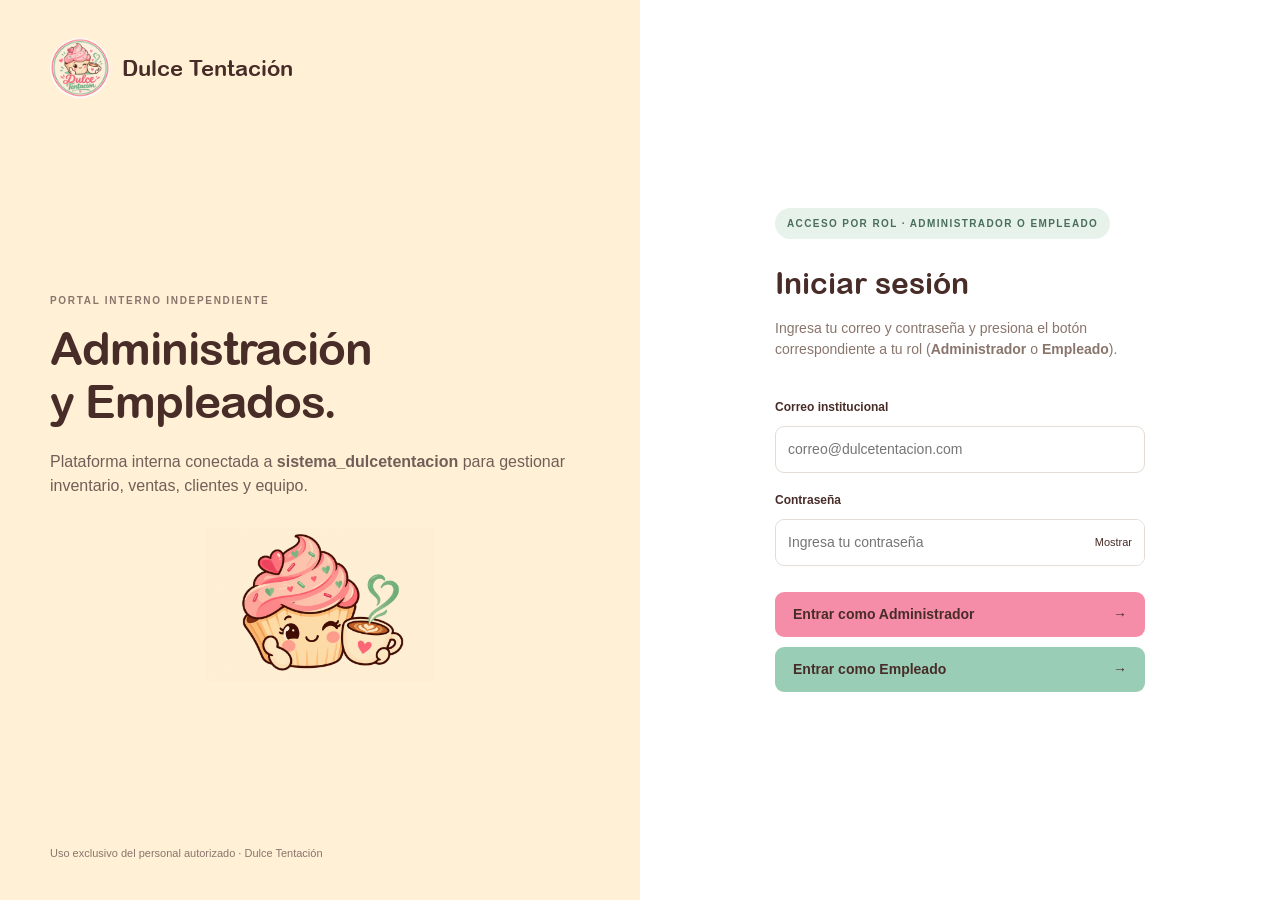
<file: dulce-tentacion/administracion/index.html>
<!doctype html>
<html lang="es">
<head>
  <meta charset="utf-8">
  <meta http-equiv="Content-Type" content="text/html; charset=utf-8">
  <meta name="viewport" content="width=device-width,initial-scale=1">
  <title>Panel de Administración y Empleados · Dulce Tentación</title>
  <link rel="icon" href="assets/img/logo.png">
  <link rel="stylesheet" href="css/admin.css?v=13">
  <script type="module" src="js/app.js?v=13"></script>
</head>
<body>
  <main id="access" class="access">
  <section class="access-brand">
    <a class="brand" href="./">
      <img src="assets/img/logo.png" alt="Logo de Dulce Tentaci&oacute;n">
      <span>Dulce Tentaci&oacute;n</span>
    </a>
    <div class="access-message">
      <p class="eyebrow">PORTAL INTERNO INDEPENDIENTE</p>
      <h1>Administraci&oacute;n<br>y Empleados.</h1>
      <p>Plataforma interna conectada a <b>sistema_dulcetentacion</b> para gestionar inventario, ventas, clientes y equipo.</p>
      <img class="mascot" src="assets/img/mascota.png" alt="Mascota cupcake con caf&eacute;">
    </div>
    <small>Uso exclusivo del personal autorizado &middot; Dulce Tentaci&oacute;n</small>
  </section>

  <section class="access-form">
    <div class="login-card">
      <span class="badge">ACCESO POR ROL &middot; ADMINISTRADOR O EMPLEADO</span>
      <h2>Iniciar sesi&oacute;n</h2>
      <p>Ingresa tu correo y contrase&ntilde;a y presiona el bot&oacute;n correspondiente a tu rol (<b>Administrador</b> o <b>Empleado</b>).</p>

      <form id="login-form">
        <label for="login-email">Correo institucional</label>
        <input id="login-email" type="email" value="" placeholder="correo@dulcetentacion.com" autocomplete="username" required maxlength="120">

        <label for="login-password">Contrase&ntilde;a</label>
        <div class="password-wrap">
          <input id="login-password" type="password" value="" placeholder="Ingresa tu contrase&ntilde;a" autocomplete="current-password" required>
          <button type="button" id="show-password" aria-label="Mostrar u ocultar contrase&ntilde;a">Mostrar</button>
        </div>

        <div class="role-login-actions" style="display:grid;gap:10px;margin-top:16px">
          <button class="btn primary" type="submit" id="btn-login-admin" data-login-role="administrador" style="width:100%;justify-content:space-between">
            <span>Entrar como Administrador</span> <span>&rarr;</span>
          </button>
          <button class="btn mint" type="submit" id="btn-login-empleado" data-login-role="empleado" style="width:100%;justify-content:space-between">
            <span>Entrar como Empleado</span> <span>&rarr;</span>
          </button>
        </div>
      </form>

      <p id="login-feedback" class="feedback" role="alert" hidden></p>
    </div>
  </section>
</main>
  <div id="panel" class="panel" hidden>
  <aside class="sidebar">
    <a class="brand" href="./">
      <img src="assets/img/logo.png" alt="">
      <span>Dulce<br>Tentación</span>
    </a>
    <small class="sidebar-label" id="sidebar-role-label">ADMINISTRACIÓN</small>
    <nav aria-label="Secciones del sistema interno">
      <button data-view="overview" class="active">▦ <span>Resumen</span></button>
      <button data-view="products">▧ <span>Productos y stock</span></button>
      <button data-view="employees" id="nav-employees">♧ <span>Empleados y accesos</span></button>
      <button data-view="clients">◉ <span>Clientes</span></button>
      <button data-view="movements">⇄ <span>Movimientos y ventas</span></button>
      <button data-view="roles">◇ <span>Roles y permisos</span></button>
    </nav>
    <div class="sidebar-bottom">
      <span class="dot"></span> Base de datos activa
      <p>Conectado a <b>sistema_dulcetentacion</b>.</p>
      <button id="logout">← Cerrar sesión</button>
    </div>
  </aside>

  <div class="workspace">
    <header class="topbar">
      <button class="mobile-toggle" id="toggle-menu" aria-label="Abrir menú" aria-expanded="false">☰</button>
      <span>Portal interno <b>/ Dulce Tentación</b></span>
      <button class="user-pill" id="user-profile-pill" type="button" aria-haspopup="dialog" title="Ver mis datos y cambiar contraseña">
        <span>AA</span>
        <div>Angela Andrea<small>Gerente General</small></div>
      </button>
    </header>

    <main class="content">
      <div class="demo-strip">
        <b id="strip-role-badge">Sesión Administrativa</b>
        <span>Conectado en tiempo real con MySQL · sistema_dulcetentacion</span>
      </div>

      <div class="page-heading">
        <div>
          <p class="eyebrow" id="page-kicker">GESTIÓN INTERNA DEL NEGOCIO</p>
          <h1 id="page-title">Resumen</h1>
          <p id="page-description"></p>
        </div>
        <button id="create-record" class="btn primary" hidden>+ Nuevo registro</button>
      </div>

      <section id="view-content" aria-label="Contenido de administración y empleados"></section>
    </main>

    <footer class="admin-footer">Analisis y Diseño de Soluciones Web 12 2026 todos los derechos reservados</footer>
  </div>
</div>
  <dialog id="editor" aria-labelledby="editor-title"><header><div><p class="eyebrow">DULCE TENTACIÓN</p><h2 id="editor-title">Editar registro</h2></div><button type="button" id="close-editor" aria-label="Cerrar formulario">×</button></header><form id="record-form"><div id="editor-fields"></div><p id="editor-error" class="feedback" role="alert" hidden></p><div class="dialog-actions"><button type="button" class="btn" id="cancel-editor">Cancelar</button><button type="submit" class="btn mint">Guardar cambios</button></div></form></dialog>  <dialog id="profile-dialog" aria-labelledby="profile-title">
  <header>
    <div>
      <p class="eyebrow">CUENTA DE ADMINISTRADOR</p>
      <h2 id="profile-title">Mis datos y seguridad</h2>
    </div>
    <button type="button" id="close-profile" aria-label="Cerrar ventana de perfil">×</button>
  </header>

  <div class="admin-data-card">
    <div class="profile-header-row">
      <div class="profile-avatar-large" id="profile-avatar">AA</div>
      <div class="profile-info">
        <h3 id="profile-fullname">Angela Andrea</h3>
        <span class="badge mint" id="profile-badge">Administrador</span>
      </div>
    </div>

    <div class="admin-fields-grid">
      <div class="admin-field">
        <small>ID Administrador</small>
        <strong id="profile-id">ADM-001</strong>
      </div>
      <div class="admin-field">
        <small>Cargo institucional</small>
        <strong id="profile-role">Gerente General</strong>
      </div>
      <div class="admin-field full">
        <small>Correo institucional</small>
        <strong id="profile-email">admin1@local.com</strong>
      </div>
      <div class="admin-field full">
        <small>Privilegios del sistema</small>
        <span>Acceso total · Gestión de personal, inventario y ventas</span>
      </div>
    </div>
  </div>

  <section class="admin-security-section">
    <div class="security-heading">
      <h3>Cambiar contraseña</h3>
      <p>Ingresa tu clave actual y define la nueva contraseña para tu cuenta.</p>
    </div>

    <!-- Mensaje de confirmacion destacado y visible -->
    <div id="password-feedback-banner" class="feedback success" style="display:none; font-size:13px; padding:12px 16px; margin-bottom:14px; border:2px solid #2e7d32; background:#e8f5e9; color:#1b5e20; border-radius:10px; font-weight:bold;">
      ✔ ¡Contraseña actualizada con éxito en la base de datos!
    </div>

    <form id="change-password-form">
      <label for="pwd-current">Contraseña actual</label>
      <div class="password-wrap">
        <input id="pwd-current" name="currentPassword" type="password" required placeholder="Tu contraseña actual" autocomplete="current-password">
        <button type="button" class="btn-toggle-pwd" data-target="pwd-current">Mostrar</button>
      </div>

      <label for="pwd-new">Nueva contraseña</label>
      <div class="password-wrap">
        <input id="pwd-new" name="newPassword" type="password" required minlength="4" placeholder="Mínimo 4 caracteres" autocomplete="new-password">
        <button type="button" class="btn-toggle-pwd" data-target="pwd-new">Mostrar</button>
      </div>

      <label for="pwd-confirm">Confirmar nueva contraseña</label>
      <div class="password-wrap">
        <input id="pwd-confirm" name="confirmPassword" type="password" required minlength="4" placeholder="Repite la nueva contraseña" autocomplete="new-password">
        <button type="button" class="btn-toggle-pwd" data-target="pwd-confirm">Mostrar</button>
      </div>

      <p id="password-feedback" class="feedback" role="alert" hidden></p>

      <div class="dialog-actions">
        <button type="button" class="btn" id="cancel-profile">Cerrar</button>
        <button type="submit" class="btn primary" id="btn-save-password">Actualizar contraseña</button>
      </div>
    </form>
  </section>
</dialog>

  <div id="notification" role="status" aria-live="polite"></div>
</body>
</html>
</file>
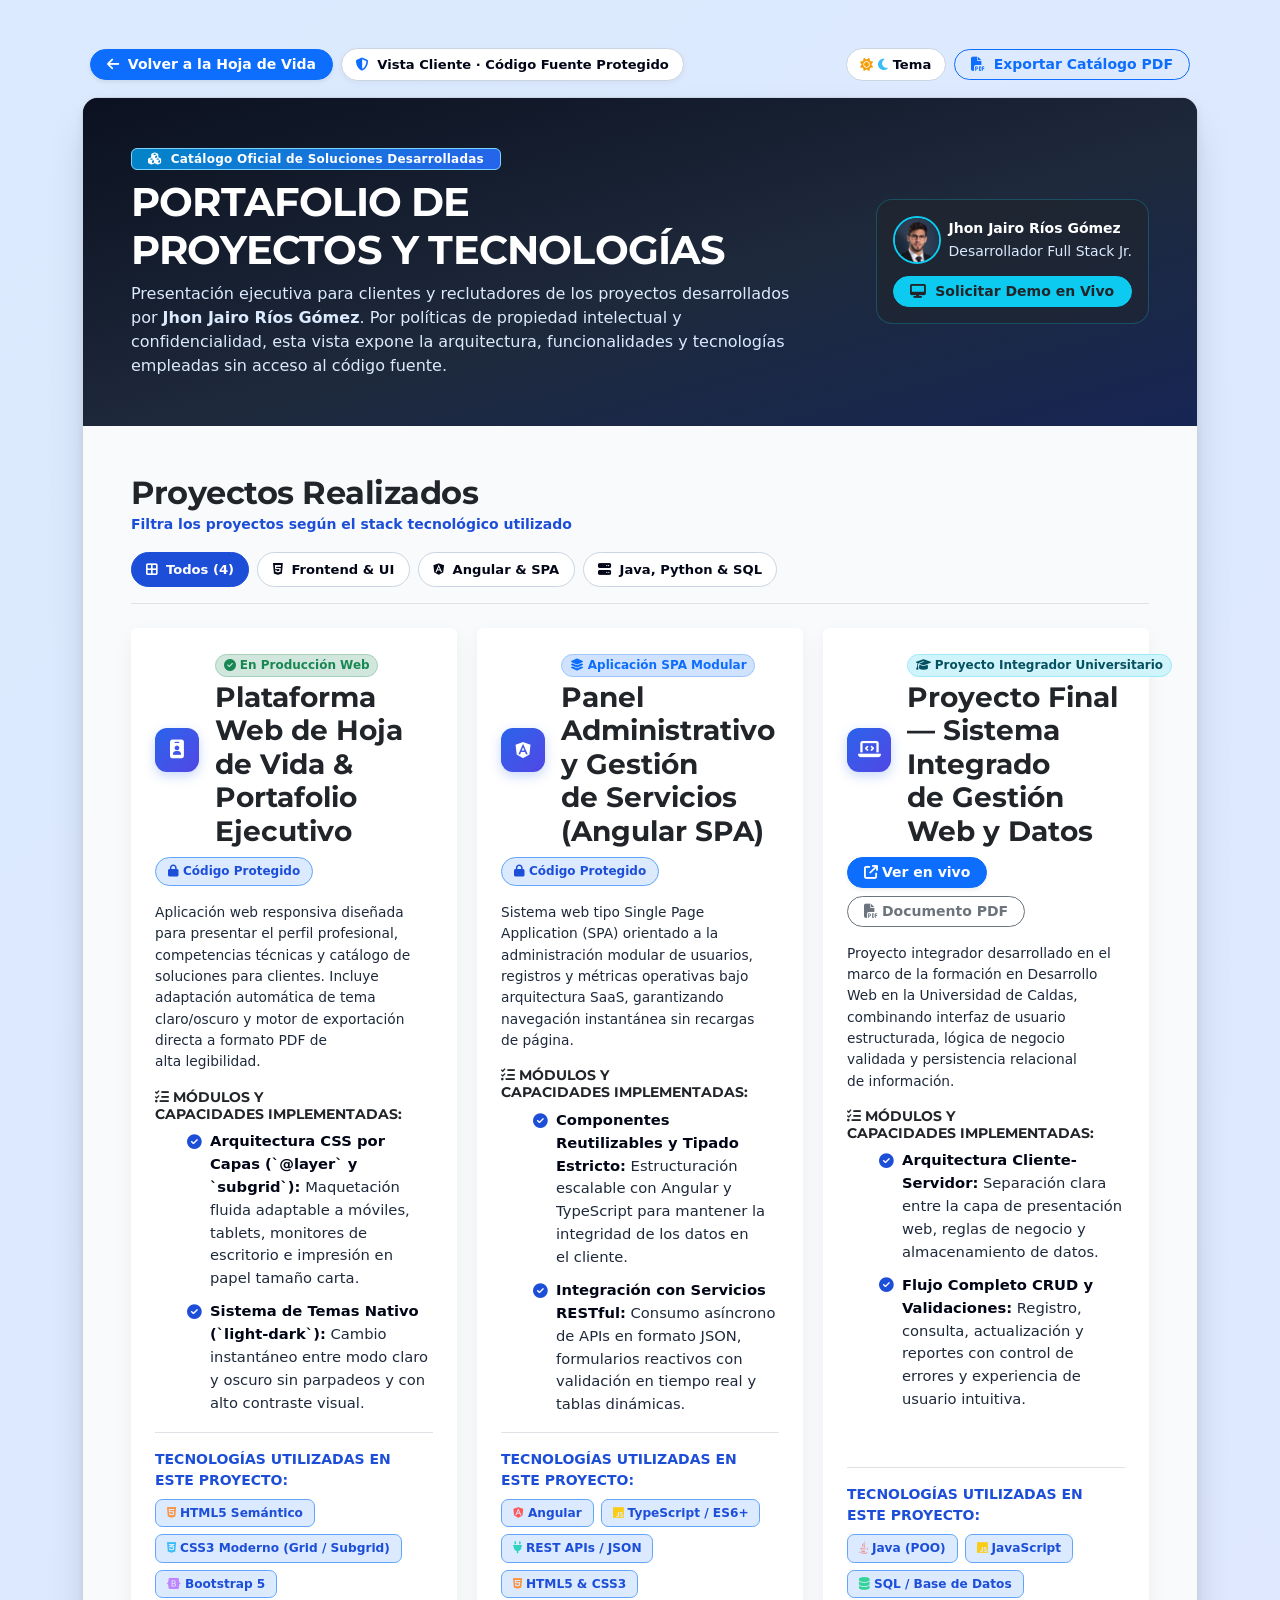
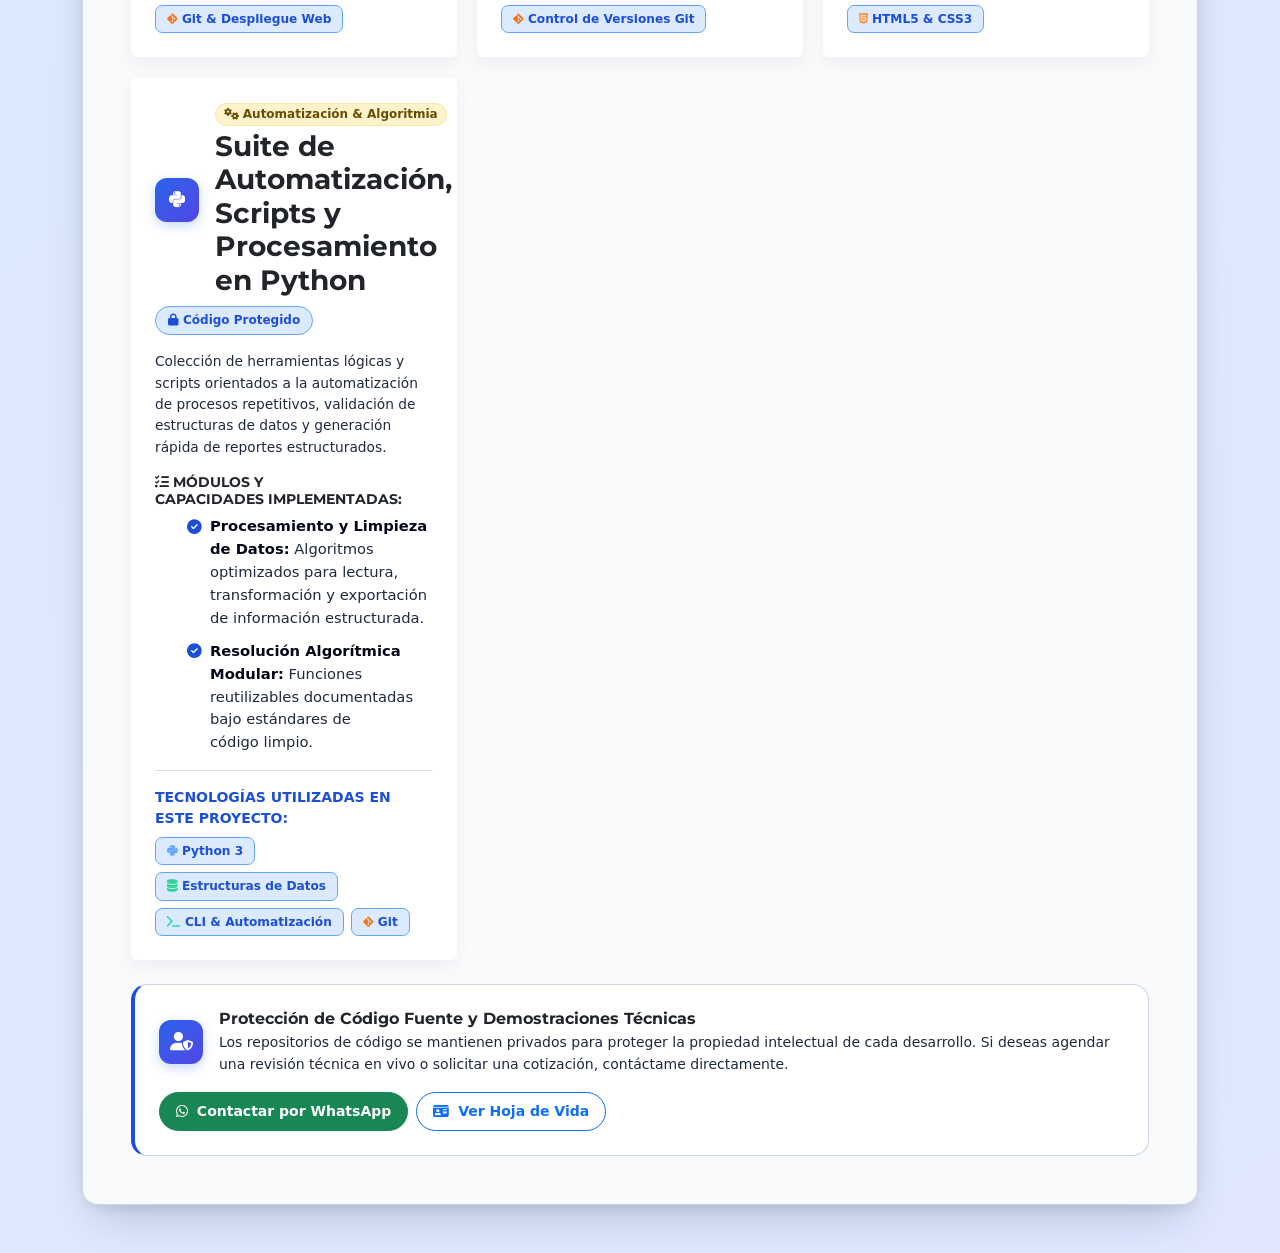
<file: portafolio.html>
<!DOCTYPE html>
<html lang="es">

<head>
    <meta charset="UTF-8">
    <meta name="viewport" content="width=device-width, initial-scale=1.0">
    <meta name="color-scheme" content="light dark">
    <title>Portafolio de Proyectos y Tecnologías | Jhon Jairo Ríos Gómez</title>
    <!-- Bootstrap 5 -->
    <link href="https://cdn.jsdelivr.net/npm/bootstrap@5.3.0/dist/css/bootstrap.min.css" rel="stylesheet">
    <!-- Font Awesome -->
    <link rel="stylesheet" href="https://cdnjs.cloudflare.com/ajax/libs/font-awesome/6.4.0/css/all.min.css">
    <!-- Google Fonts -->
    <link href="https://fonts.googleapis.com/css2?family=Montserrat:wght@500;600;700;800&family=Inter:wght@400;500;600;700&display=swap" rel="stylesheet">
    <!-- CSS personalizado -->
    <link rel="stylesheet" href="styles.css?v=6">
</head>

<body>

    <main class="container-xl py-4 py-lg-5">
        <!-- Barra Superior de Navegación -->
        <div class="top-action-bar d-flex flex-wrap justify-content-between align-items-center gap-2 mb-3 px-2 d-print-none">
            <div class="d-flex flex-wrap align-items-center gap-2">
                <a href="index.html" class="btn btn-primary btn-sm rounded-pill px-3 py-1 fw-semibold shadow-sm">
                    <i class="fas fa-arrow-left me-1" aria-hidden="true"></i> Volver a la Hoja de Vida
                </a>
                <span class="availability-pill">
                    <i class="fas fa-shield-halved text-primary" aria-hidden="true"></i>
                    Vista Cliente · Código Fuente Protegido
                </span>
            </div>
            <div class="d-flex align-items-center gap-2">
                <label class="theme-switch-label" for="theme-toggle" title="Cambiar entre modo claro y oscuro">
                    <input type="checkbox" id="theme-toggle" class="visually-hidden">
                    <i class="fas fa-sun icon-light" aria-hidden="true"></i>
                    <i class="fas fa-moon icon-dark" aria-hidden="true"></i>
                    <span>Tema</span>
                </label>
                <button onclick="window.print()" class="btn btn-outline-primary btn-sm rounded-pill px-3 py-1 fw-semibold">
                    <i class="fas fa-file-pdf me-1" aria-hidden="true"></i> Exportar Catálogo PDF
                </button>
            </div>
        </div>

        <div class="cv-wrapper rounded-4 overflow-hidden">
            <!-- Encabezado Ejecutivo del Portafolio -->
            <header class="sidebar-panel text-white p-4 p-xl-5">
                <div class="row align-items-center g-4">
                    <div class="col-md-8">
                        <span class="badge role-pill px-3 py-1 mb-2">
                            <i class="fas fa-cubes me-1" aria-hidden="true"></i> Catálogo Oficial de Soluciones Desarrolladas
                        </span>
                        <h1 class="profile-name fw-bold mb-2">PORTAFOLIO DE PROYECTOS Y TECNOLOGÍAS</h1>
                        <p class="text-white-50 mb-0">
                            Presentación ejecutiva para clientes y reclutadores de los proyectos desarrollados por <strong>Jhon Jairo Ríos Gómez</strong>. Por políticas de propiedad intelectual y confidencialidad, esta vista expone la arquitectura, funcionalidades y tecnologías empleadas sin acceso al código fuente.
                        </p>
                    </div>
                    <div class="col-md-4 text-md-end">
                        <div class="d-inline-flex flex-column gap-2 p-3 rounded-4 border border-info border-opacity-25 bg-dark bg-opacity-50 text-start">
                            <div class="d-flex align-items-center gap-2">
                                <img src="img/img4.jpg?v=4" alt="Jhon Jairo Ríos Gómez" width="48" height="48" class="rounded-circle object-fit-cover border border-2 border-info">
                                <div>
                                    <strong class="d-block text-white small">Jhon Jairo Ríos Gómez</strong>
                                    <small class="text-white-50">Desarrollador Full Stack Jr.</small>
                                </div>
                            </div>
                            <a href="mailto:jrios4909@gmail.com?subject=Solicitud%20de%20Demostraci%C3%B3n%20de%20Proyecto" class="btn btn-info btn-sm rounded-pill fw-bold text-dark mt-1 d-print-none">
                                <i class="fas fa-desktop me-1" aria-hidden="true"></i> Solicitar Demo en Vivo
                            </a>
                        </div>
                    </div>
                </div>
            </header>

            <!-- Contenedor Principal con Filtro Interactivo por Estado (:has) -->
            <div class="main-panel p-4 p-xl-5 portfolio-showcase">

                <!-- Barra de Filtros por Tecnología -->
                <div class="d-flex flex-wrap justify-content-between align-items-center gap-3 mb-4 pb-3 border-bottom d-print-none">
                    <div>
                        <h2 class="section-title fw-bold mb-0">Proyectos Realizados</h2>
                        <small class="section-subtitle">Filtra los proyectos según el stack tecnológico utilizado</small>
                    </div>
                    <div class="filter-bar" role="radiogroup" aria-label="Filtrar proyectos por tecnología">
                        <label class="filter-pill">
                            <input type="radio" name="tech-filter" value="all" class="visually-hidden filter-input" checked>
                            <i class="fas fa-border-all me-1" aria-hidden="true"></i> Todos (4)
                        </label>
                        <label class="filter-pill">
                            <input type="radio" name="tech-filter" value="frontend" class="visually-hidden filter-input">
                            <i class="fab fa-html5 me-1" aria-hidden="true"></i> Frontend & UI
                        </label>
                        <label class="filter-pill">
                            <input type="radio" name="tech-filter" value="angular" class="visually-hidden filter-input">
                            <i class="fab fa-angular me-1" aria-hidden="true"></i> Angular & SPA
                        </label>
                        <label class="filter-pill">
                            <input type="radio" name="tech-filter" value="backend" class="visually-hidden filter-input">
                            <i class="fas fa-server me-1" aria-hidden="true"></i> Java, Python & SQL
                        </label>
                    </div>
                </div>

                <!-- Grid de Fichas Técnicas de Proyectos -->
                <div class="showcase-grid">

                    <!-- Proyecto 1: JhonJariroRios.github.io -->
                    <article id="proyecto-cv" class="card cv-card showcase-card border-0" data-category="frontend">
                        <div class="card-body p-4 d-flex flex-column justify-content-between">
                            <div>
                                <div class="d-flex flex-wrap justify-content-between align-items-start gap-2 mb-3">
                                    <div class="d-flex align-items-center gap-3">
                                        <span class="section-icon"><i class="fas fa-id-badge" aria-hidden="true"></i></span>
                                        <div>
                                            <span class="badge bg-success-subtle text-success border border-success-subtle rounded-pill mb-1">
                                                <i class="fas fa-circle-check me-1" aria-hidden="true"></i>En Producción Web
                                            </span>
                                            <h3 class="card-role fw-bold mb-0">Plataforma Web de Hoja de Vida & Portafolio Ejecutivo</h3>
                                        </div>
                                    </div>
                                    <span class="private-code-badge" title="El código fuente no es visible para clientes">
                                        <i class="fas fa-lock me-1" aria-hidden="true"></i>Código Protegido
                                    </span>
                                </div>

                                <p class="project-desc mb-3">
                                    Aplicación web responsiva diseñada para presentar el perfil profesional, competencias técnicas y catálogo de soluciones para clientes. Incluye adaptación automática de tema claro/oscuro y motor de exportación directa a formato PDF de alta legibilidad.
                                </p>

                                <div class="mb-3">
                                    <h4 class="small fw-bold text-uppercase section-subtitle mb-2">
                                        <i class="fas fa-list-check me-1" aria-hidden="true"></i>Módulos y Capacidades Implementadas:
                                    </h4>
                                    <ul class="achievement-list mb-0">
                                        <li>
                                            <i class="fas fa-check-circle me-2 text-accent" aria-hidden="true"></i>
                                            <span><strong>Arquitectura CSS por Capas (`@layer` y `subgrid`):</strong> Maquetación fluida adaptable a móviles, tablets, monitores de escritorio e impresión en papel tamaño carta.</span>
                                        </li>
                                        <li>
                                            <i class="fas fa-check-circle me-2 text-accent" aria-hidden="true"></i>
                                            <span><strong>Sistema de Temas Nativo (`light-dark`):</strong> Cambio instantáneo entre modo claro y oscuro sin parpadeos y con alto contraste visual.</span>
                                        </li>
                                    </ul>
                                </div>
                            </div>

                            <div class="pt-3 border-top">
                                <small class="d-block fw-bold text-uppercase mb-2 section-subtitle">Tecnologías utilizadas en este proyecto:</small>
                                <div class="tech-tag-list">
                                    <span class="tech-pill"><i class="fab fa-html5 me-1 icon-html" aria-hidden="true"></i>HTML5 Semántico</span>
                                    <span class="tech-pill"><i class="fab fa-css3-alt me-1 icon-css" aria-hidden="true"></i>CSS3 Moderno (Grid / Subgrid)</span>
                                    <span class="tech-pill"><i class="fab fa-bootstrap me-1 icon-bootstrap" aria-hidden="true"></i>Bootstrap 5</span>
                                    <span class="tech-pill"><i class="fab fa-git-alt me-1 icon-git" aria-hidden="true"></i>Git & Despliegue Web</span>
                                </div>
                            </div>
                        </div>
                    </article>

                    <!-- Proyecto 2: Panel Modular Angular -->
                    <article id="proyecto-angular" class="card cv-card showcase-card border-0" data-category="angular">
                        <div class="card-body p-4 d-flex flex-column justify-content-between">
                            <div>
                                <div class="d-flex flex-wrap justify-content-between align-items-start gap-2 mb-3">
                                    <div class="d-flex align-items-center gap-3">
                                        <span class="section-icon"><i class="fab fa-angular" aria-hidden="true"></i></span>
                                        <div>
                                            <span class="badge bg-primary-subtle text-primary border border-primary-subtle rounded-pill mb-1">
                                                <i class="fas fa-layer-group me-1" aria-hidden="true"></i>Aplicación SPA Modular
                                            </span>
                                            <h3 class="card-role fw-bold mb-0">Panel Administrativo y Gestión de Servicios (Angular SPA)</h3>
                                        </div>
                                    </div>
                                    <span class="private-code-badge" title="El código fuente no es visible para clientes">
                                        <i class="fas fa-lock me-1" aria-hidden="true"></i>Código Protegido
                                    </span>
                                </div>

                                <p class="project-desc mb-3">
                                    Sistema web tipo Single Page Application (SPA) orientado a la administración modular de usuarios, registros y métricas operativas bajo arquitectura SaaS, garantizando navegación instantánea sin recargas de página.
                                </p>

                                <div class="mb-3">
                                    <h4 class="small fw-bold text-uppercase section-subtitle mb-2">
                                        <i class="fas fa-list-check me-1" aria-hidden="true"></i>Módulos y Capacidades Implementadas:
                                    </h4>
                                    <ul class="achievement-list mb-0">
                                        <li>
                                            <i class="fas fa-check-circle me-2 text-accent" aria-hidden="true"></i>
                                            <span><strong>Componentes Reutilizables y Tipado Estricto:</strong> Estructuración escalable con Angular y TypeScript para mantener la integridad de los datos en el cliente.</span>
                                        </li>
                                        <li>
                                            <i class="fas fa-check-circle me-2 text-accent" aria-hidden="true"></i>
                                            <span><strong>Integración con Servicios RESTful:</strong> Consumo asíncrono de APIs en formato JSON, formularios reactivos con validación en tiempo real y tablas dinámicas.</span>
                                        </li>
                                    </ul>
                                </div>
                            </div>

                            <div class="pt-3 border-top">
                                <small class="d-block fw-bold text-uppercase mb-2 section-subtitle">Tecnologías utilizadas en este proyecto:</small>
                                <div class="tech-tag-list">
                                    <span class="tech-pill"><i class="fab fa-angular me-1 icon-angular" aria-hidden="true"></i>Angular</span>
                                    <span class="tech-pill"><i class="fab fa-js me-1 icon-js" aria-hidden="true"></i>TypeScript / ES6+</span>
                                    <span class="tech-pill"><i class="fas fa-plug me-1 icon-api" aria-hidden="true"></i>REST APIs / JSON</span>
                                    <span class="tech-pill"><i class="fab fa-html5 me-1 icon-html" aria-hidden="true"></i>HTML5 & CSS3</span>
                                    <span class="tech-pill"><i class="fab fa-git-alt me-1 icon-git" aria-hidden="true"></i>Control de Versiones Git</span>
                                </div>
                            </div>
                        </div>
                    </article>

                    <!-- Proyecto 3: ProyectoFinal -->
                    <article id="proyecto-final" class="card cv-card showcase-card border-0" data-category="backend">
                        <div class="card-body p-4 d-flex flex-column justify-content-between">
                            <div>
                                <div class="d-flex flex-wrap justify-content-between align-items-start gap-2 mb-3">
                                    <div class="d-flex align-items-center gap-3">
                                        <span class="section-icon"><i class="fas fa-laptop-code" aria-hidden="true"></i></span>
                                        <div>
                                            <span class="badge bg-info-subtle text-info-emphasis border border-info-subtle rounded-pill mb-1">
                                                <i class="fas fa-graduation-cap me-1" aria-hidden="true"></i>Proyecto Integrador Universitario
                                            </span>
                                            <h3 class="card-role fw-bold mb-0">Proyecto Final — Sistema Integrado de Gestión Web y Datos</h3>
                                        </div>
                                    </div>
                                    <div class="d-flex flex-wrap gap-2">
                                        <a href="dulce-tentacion/" class="btn btn-sm btn-primary rounded-pill px-3 py-1 fw-semibold text-white shadow-sm" title="Abrir tienda virtual">
                                            <i class="fas fa-arrow-up-right-from-square me-1"></i>Ver en vivo
                                        </a>
                                        <a href="dulce-tentacion/documento-proyecto-dulce-tentacion.pdf" target="_blank" class="btn btn-sm btn-outline-secondary rounded-pill px-3 py-1 fw-semibold" title="Ver documento PDF oficial">
                                            <i class="fas fa-file-pdf me-1"></i>Documento PDF
                                        </a>
                                    </div>
                                </div>

                                <p class="project-desc mb-3">
                                    Proyecto integrador desarrollado en el marco de la formación en Desarrollo Web en la Universidad de Caldas, combinando interfaz de usuario estructurada, lógica de negocio validada y persistencia relacional de información.
                                </p>

                                <div class="mb-3">
                                    <h4 class="small fw-bold text-uppercase section-subtitle mb-2">
                                        <i class="fas fa-list-check me-1" aria-hidden="true"></i>Módulos y Capacidades Implementadas:
                                    </h4>
                                    <ul class="achievement-list mb-0">
                                        <li>
                                            <i class="fas fa-check-circle me-2 text-accent" aria-hidden="true"></i>
                                            <span><strong>Arquitectura Cliente-Servidor:</strong> Separación clara entre la capa de presentación web, reglas de negocio y almacenamiento de datos.</span>
                                        </li>
                                        <li>
                                            <i class="fas fa-check-circle me-2 text-accent" aria-hidden="true"></i>
                                            <span><strong>Flujo Completo CRUD y Validaciones:</strong> Registro, consulta, actualización y reportes con control de errores y experiencia de usuario intuitiva.</span>
                                        </li>
                                    </ul>
                                </div>
                            </div>

                            <div class="pt-3 border-top">
                                <small class="d-block fw-bold text-uppercase mb-2 section-subtitle">Tecnologías utilizadas en este proyecto:</small>
                                <div class="tech-tag-list">
                                    <span class="tech-pill"><i class="fab fa-java me-1 icon-java" aria-hidden="true"></i>Java (POO)</span>
                                    <span class="tech-pill"><i class="fab fa-js me-1 icon-js" aria-hidden="true"></i>JavaScript</span>
                                    <span class="tech-pill"><i class="fas fa-database me-1 icon-sql" aria-hidden="true"></i>SQL / Base de Datos</span>
                                    <span class="tech-pill"><i class="fab fa-html5 me-1 icon-html" aria-hidden="true"></i>HTML5 & CSS3</span>
                                </div>
                            </div>
                        </div>
                    </article>

                    <!-- Proyecto 4: Suite Python & Algoritmia -->
                    <article id="proyecto-python" class="card cv-card showcase-card border-0" data-category="backend">
                        <div class="card-body p-4 d-flex flex-column justify-content-between">
                            <div>
                                <div class="d-flex flex-wrap justify-content-between align-items-start gap-2 mb-3">
                                    <div class="d-flex align-items-center gap-3">
                                        <span class="section-icon"><i class="fab fa-python" aria-hidden="true"></i></span>
                                        <div>
                                            <span class="badge bg-warning-subtle text-warning-emphasis border border-warning-subtle rounded-pill mb-1">
                                                <i class="fas fa-gears me-1" aria-hidden="true"></i>Automatización & Algoritmia
                                            </span>
                                            <h3 class="card-role fw-bold mb-0">Suite de Automatización, Scripts y Procesamiento en Python</h3>
                                        </div>
                                    </div>
                                    <span class="private-code-badge" title="El código fuente no es visible para clientes">
                                        <i class="fas fa-lock me-1" aria-hidden="true"></i>Código Protegido
                                    </span>
                                </div>

                                <p class="project-desc mb-3">
                                    Colección de herramientas lógicas y scripts orientados a la automatización de procesos repetitivos, validación de estructuras de datos y generación rápida de reportes estructurados.
                                </p>

                                <div class="mb-3">
                                    <h4 class="small fw-bold text-uppercase section-subtitle mb-2">
                                        <i class="fas fa-list-check me-1" aria-hidden="true"></i>Módulos y Capacidades Implementadas:
                                    </h4>
                                    <ul class="achievement-list mb-0">
                                        <li>
                                            <i class="fas fa-check-circle me-2 text-accent" aria-hidden="true"></i>
                                            <span><strong>Procesamiento y Limpieza de Datos:</strong> Algoritmos optimizados para lectura, transformación y exportación de información estructurada.</span>
                                        </li>
                                        <li>
                                            <i class="fas fa-check-circle me-2 text-accent" aria-hidden="true"></i>
                                            <span><strong>Resolución Algorítmica Modular:</strong> Funciones reutilizables documentadas bajo estándares de código limpio.</span>
                                        </li>
                                    </ul>
                                </div>
                            </div>

                            <div class="pt-3 border-top">
                                <small class="d-block fw-bold text-uppercase mb-2 section-subtitle">Tecnologías utilizadas en este proyecto:</small>
                                <div class="tech-tag-list">
                                    <span class="tech-pill"><i class="fab fa-python me-1 icon-python" aria-hidden="true"></i>Python 3</span>
                                    <span class="tech-pill"><i class="fas fa-database me-1 icon-sql" aria-hidden="true"></i>Estructuras de Datos</span>
                                    <span class="tech-pill"><i class="fas fa-terminal me-1 icon-api" aria-hidden="true"></i>CLI & Automatización</span>
                                    <span class="tech-pill"><i class="fab fa-git-alt me-1 icon-git" aria-hidden="true"></i>Git</span>
                                </div>
                            </div>
                        </div>
                    </article>

                </div>

                <!-- Nota de Confidencialidad para el Cliente -->
                <div class="mt-4 p-4 rounded-4 border d-flex flex-wrap justify-content-between align-items-center gap-3 client-notice">
                    <div class="d-flex align-items-center gap-3">
                        <span class="section-icon"><i class="fas fa-user-shield" aria-hidden="true"></i></span>
                        <div>
                            <h3 class="h6 fw-bold mb-1">Protección de Código Fuente y Demostraciones Técnicas</h3>
                            <p class="small mb-0 project-desc">
                                Los repositorios de código se mantienen privados para proteger la propiedad intelectual de cada desarrollo. Si deseas agendar una revisión técnica en vivo o solicitar una cotización, contáctame directamente.
                            </p>
                        </div>
                    </div>
                    <div class="d-flex gap-2 d-print-none">
                        <a href="https://wa.me/573104406694" target="_blank" rel="noopener noreferrer" class="btn btn-success btn-sm rounded-pill px-3 py-2 fw-semibold">
                            <i class="fab fa-whatsapp me-1" aria-hidden="true"></i> Contactar por WhatsApp
                        </a>
                        <a href="index.html" class="btn btn-outline-primary btn-sm rounded-pill px-3 py-2 fw-semibold">
                            <i class="fas fa-id-card me-1" aria-hidden="true"></i> Ver Hoja de Vida
                        </a>
                    </div>
                </div>

            </div>
        </div>
    </main>

    <!-- Fallback script for older browsers that do not support CSS :has() -->
    <script>
        if (!CSS.supports('selector(:has(*))')) {
            const showcase = document.querySelector('.portfolio-showcase');
            const inputs = document.querySelectorAll('.filter-input');
            if (showcase && inputs.length) {
                inputs.forEach((input) => {
                    input.addEventListener('change', (e) => {
                        showcase.setAttribute('data-active-filter', e.target.value);
                    });
                });
            }
        }
    </script>
</body>

</html>
</file>
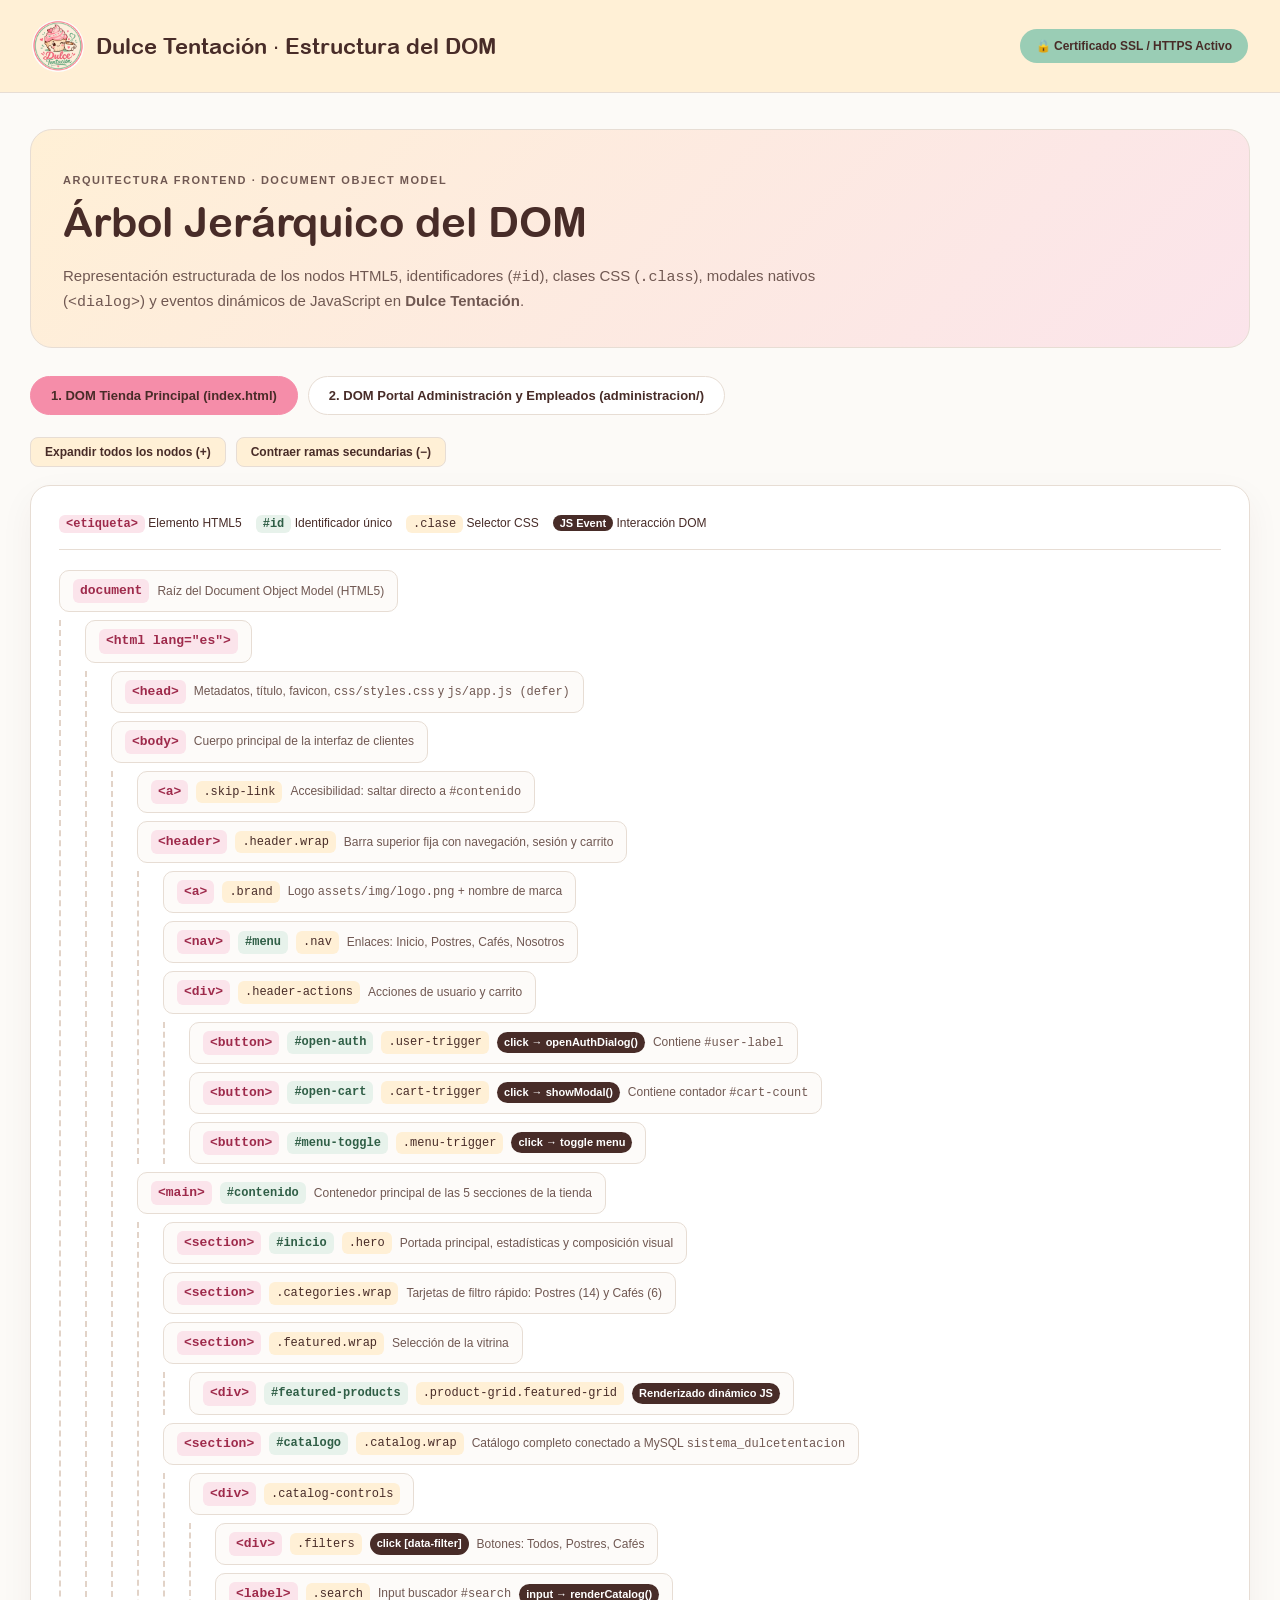
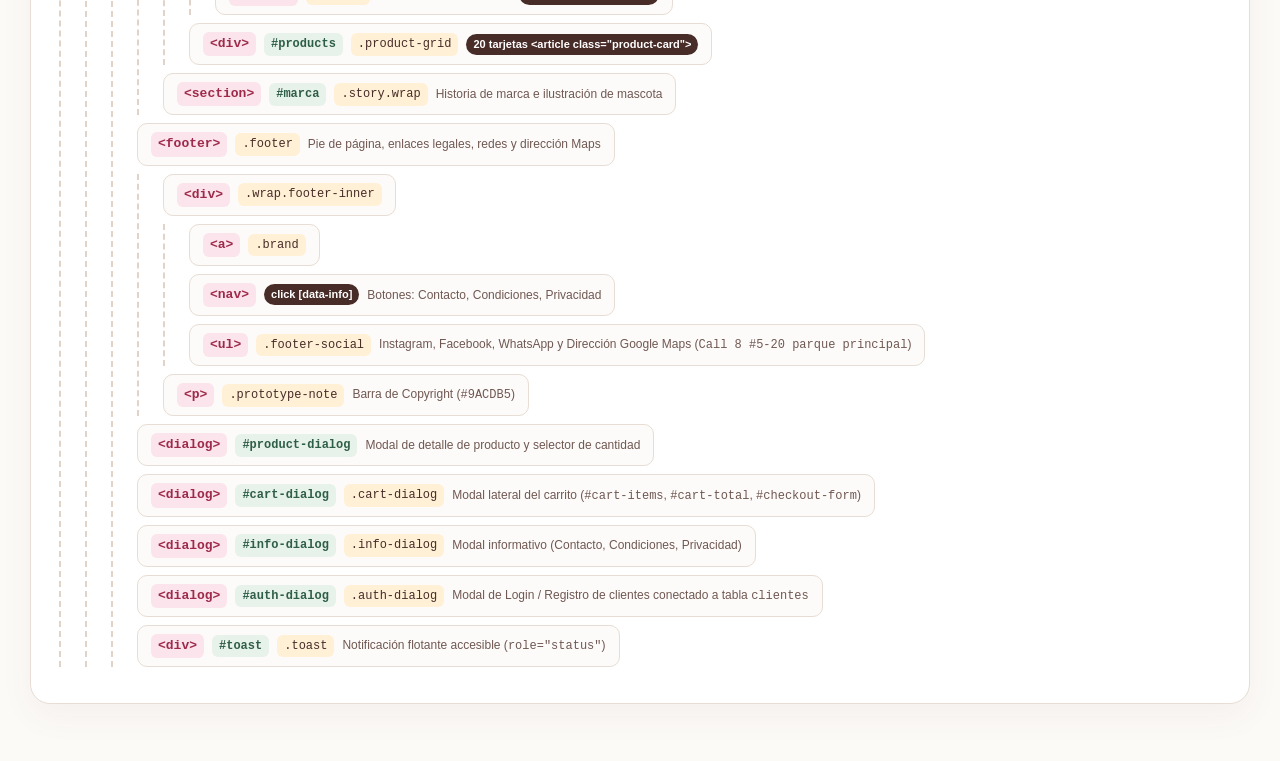
<file: dulce-tentacion/estructura-dom.html>
<!doctype html>
<html lang="es">
<head>
  <meta charset="utf-8">
  <meta name="viewport" content="width=device-width, initial-scale=1">
  <title>Estructura del DOM · Dulce Tentación</title>
  <link rel="icon" href="assets/img/logo.png">
  <style>
    @font-face {
      font-family: "Arial Rounded Local";
      src: url("assets/fonts/arial-rounded.ttf") format("truetype");
      font-display: swap;
    }
    :root {
      --cream: #FFF0D6;
      --pink: #F58DA9;
      --mint: #9ACDB5;
      --ink: #482C28;
      --bg: #FCFAF7;
      --surface: #FFFFFF;
      --muted: #705852;
      --line: #E7DDD4;
    }
    * { box-sizing: border-box; }
    body {
      margin: 0;
      background: var(--bg);
      color: var(--ink);
      font: 400 15px/1.55 Arial, sans-serif;
    }
    .topbar {
      background: var(--cream);
      border-bottom: 1px solid var(--line);
      padding: 20px 32px;
      display: flex;
      align-items: center;
      justify-content: space-between;
      flex-wrap: wrap;
      gap: 16px;
    }
    .brand {
      display: flex;
      align-items: center;
      gap: 12px;
      text-decoration: none;
      color: var(--ink);
      font-family: "Arial Rounded Local", Arial, sans-serif;
      font-size: 22px;
    }
    .brand img {
      width: 52px;
      height: 52px;
      border-radius: 50%;
    }
    .ssl-badge {
      display: inline-flex;
      align-items: center;
      gap: 8px;
      background: var(--mint);
      color: var(--ink);
      padding: 8px 16px;
      border-radius: 999px;
      font-size: 12px;
      font-weight: 700;
    }
    .wrap {
      width: min(1220px, calc(100% - 36px));
      margin: 0 auto;
      padding: 36px 0 60px;
    }
    .hero-box {
      background: linear-gradient(135deg, var(--cream), #fbe4eb);
      border: 1px solid var(--line);
      border-radius: 22px;
      padding: 32px;
      margin-bottom: 28px;
    }
    .eyebrow {
      text-transform: uppercase;
      letter-spacing: 0.14em;
      font-size: 11px;
      font-weight: 700;
      color: var(--muted);
      margin: 0 0 8px;
    }
    h1, h2, h3 {
      font-family: "Arial Rounded Local", Arial, sans-serif;
      font-weight: 400;
      margin: 0;
    }
    h1 { font-size: clamp(28px, 3.5vw, 42px); }
    .hero-box p { color: var(--muted); margin: 10px 0 0; max-width: 760px; }
    .tabs {
      display: flex;
      gap: 10px;
      margin-bottom: 22px;
      flex-wrap: wrap;
    }
    .tab-btn {
      border: 1px solid var(--line);
      background: var(--surface);
      color: var(--ink);
      padding: 11px 20px;
      border-radius: 999px;
      font-weight: 700;
      font-size: 13px;
      cursor: pointer;
    }
    .tab-btn.active {
      background: var(--pink);
      border-color: var(--pink);
    }
    .toolbar {
      display: flex;
      gap: 10px;
      margin-bottom: 18px;
      flex-wrap: wrap;
    }
    .btn-small {
      border: 1px solid var(--line);
      background: var(--cream);
      color: var(--ink);
      padding: 7px 14px;
      border-radius: 8px;
      font-size: 12px;
      font-weight: 700;
      cursor: pointer;
    }
    .dom-panel {
      background: var(--surface);
      border: 1px solid var(--line);
      border-radius: 20px;
      padding: 28px;
      box-shadow: 0 12px 34px rgba(72, 44, 40, 0.05);
    }
    /* Árbol visual del DOM */
    ul.dom-tree {
      list-style: none;
      padding-left: 24px;
      margin: 6px 0;
      border-left: 2px dashed #e2d3c8;
    }
    ul.dom-tree.root {
      padding-left: 0;
      border-left: 0;
    }
    .dom-tree li {
      margin: 8px 0;
      position: relative;
    }
    .node-card {
      display: inline-flex;
      align-items: center;
      flex-wrap: wrap;
      gap: 8px;
      padding: 8px 13px;
      border-radius: 10px;
      border: 1px solid var(--line);
      background: #fdfbf9;
      font-size: 13px;
      cursor: pointer;
      transition: transform 0.15s ease, background-color 0.15s ease;
    }
    .node-card:hover {
      background: var(--cream);
      transform: translateX(3px);
    }
    .tag {
      font-family: Consolas, monospace;
      font-weight: 700;
      color: #9e2a4b;
      background: #fbe4eb;
      padding: 2px 7px;
      border-radius: 6px;
    }
    .id-badge {
      font-family: Consolas, monospace;
      font-size: 12px;
      background: #e7f2eb;
      color: #2f5e46;
      padding: 2px 7px;
      border-radius: 6px;
      font-weight: 700;
    }
    .class-badge {
      font-family: Consolas, monospace;
      font-size: 12px;
      background: var(--cream);
      color: var(--ink);
      padding: 2px 7px;
      border-radius: 6px;
    }
    .desc {
      color: var(--muted);
      font-size: 12px;
    }
    .event-badge {
      font-size: 11px;
      background: var(--ink);
      color: #fff;
      padding: 2px 7px;
      border-radius: 999px;
      font-weight: 700;
    }
    li.collapsed > ul.dom-tree {
      display: none;
    }
    .legend {
      display: flex;
      gap: 14px;
      flex-wrap: wrap;
      margin-bottom: 20px;
      padding-bottom: 16px;
      border-bottom: 1px solid var(--line);
      font-size: 12px;
    }
  </style>
</head>
<body>
  <header class="topbar">
    <a class="brand" href="index.html">
      <img src="assets/img/logo.png" alt="Logo Dulce Tentación">
      <span>Dulce Tentación · Estructura del DOM</span>
    </a>
    <span class="ssl-badge">🔒 Certificado SSL / HTTPS Activo</span>
  </header>

  <main class="wrap">
    <section class="hero-box">
      <p class="eyebrow">Arquitectura Frontend · Document Object Model</p>
      <h1>Árbol Jerárquico del DOM</h1>
      <p>Representación estructurada de los nodos HTML5, identificadores (<code>#id</code>), clases CSS (<code>.class</code>), modales nativos (<code>&lt;dialog&gt;</code>) y eventos dinámicos de JavaScript en <b>Dulce Tentación</b>.</p>
    </section>

    <div class="tabs">
      <button class="tab-btn active" data-target="dom-tienda">1. DOM Tienda Principal (index.html)</button>
      <button class="tab-btn" data-target="dom-admin">2. DOM Portal Administración y Empleados (administracion/)</button>
    </div>

    <div class="toolbar">
      <button class="btn-small" id="expand-all">Expandir todos los nodos (+)</button>
      <button class="btn-small" id="collapse-all">Contraer ramas secundarias (−)</button>
    </div>

    <!-- ÁRBOL 1: TIENDA PRINCIPAL -->
    <section class="dom-panel" id="dom-tienda">
      <div class="legend">
        <span><span class="tag">&lt;etiqueta&gt;</span> Elemento HTML5</span>
        <span><span class="id-badge">#id</span> Identificador único</span>
        <span><span class="class-badge">.clase</span> Selector CSS</span>
        <span><span class="event-badge">JS Event</span> Interacción DOM</span>
      </div>

      <ul class="dom-tree root">
        <li>
          <div class="node-card"><span class="tag">document</span> <span class="desc">Raíz del Document Object Model (HTML5)</span></div>
          <ul class="dom-tree">
            <li>
              <div class="node-card"><span class="tag">&lt;html lang="es"&gt;</span></div>
              <ul class="dom-tree">
                <li>
                  <div class="node-card"><span class="tag">&lt;head&gt;</span> <span class="desc">Metadatos, título, favicon, <code>css/styles.css</code> y <code>js/app.js (defer)</code></span></div>
                </li>
                <li>
                  <div class="node-card"><span class="tag">&lt;body&gt;</span> <span class="desc">Cuerpo principal de la interfaz de clientes</span></div>
                  <ul class="dom-tree">
                    <li>
                      <div class="node-card"><span class="tag">&lt;a&gt;</span> <span class="class-badge">.skip-link</span> <span class="desc">Accesibilidad: saltar directo a <code>#contenido</code></span></div>
                    </li>

                    <!-- HEADER -->
                    <li>
                      <div class="node-card"><span class="tag">&lt;header&gt;</span> <span class="class-badge">.header.wrap</span> <span class="desc">Barra superior fija con navegación, sesión y carrito</span></div>
                      <ul class="dom-tree">
                        <li><div class="node-card"><span class="tag">&lt;a&gt;</span> <span class="class-badge">.brand</span> <span class="desc">Logo <code>assets/img/logo.png</code> + nombre de marca</span></div></li>
                        <li><div class="node-card"><span class="tag">&lt;nav&gt;</span> <span class="id-badge">#menu</span> <span class="class-badge">.nav</span> <span class="desc">Enlaces: Inicio, Postres, Cafés, Nosotros</span></div></li>
                        <li>
                          <div class="node-card"><span class="tag">&lt;div&gt;</span> <span class="class-badge">.header-actions</span> <span class="desc">Acciones de usuario y carrito</span></div>
                          <ul class="dom-tree">
                            <li><div class="node-card"><span class="tag">&lt;button&gt;</span> <span class="id-badge">#open-auth</span> <span class="class-badge">.user-trigger</span> <span class="event-badge">click → openAuthDialog()</span> <span class="desc">Contiene <code>#user-label</code></span></div></li>
                            <li><div class="node-card"><span class="tag">&lt;button&gt;</span> <span class="id-badge">#open-cart</span> <span class="class-badge">.cart-trigger</span> <span class="event-badge">click → showModal()</span> <span class="desc">Contiene contador <code>#cart-count</code></span></div></li>
                            <li><div class="node-card"><span class="tag">&lt;button&gt;</span> <span class="id-badge">#menu-toggle</span> <span class="class-badge">.menu-trigger</span> <span class="event-badge">click → toggle menu</span></div></li>
                          </ul>
                        </li>
                      </ul>
                    </li>

                    <!-- MAIN -->
                    <li>
                      <div class="node-card"><span class="tag">&lt;main&gt;</span> <span class="id-badge">#contenido</span> <span class="desc">Contenedor principal de las 5 secciones de la tienda</span></div>
                      <ul class="dom-tree">
                        <li>
                          <div class="node-card"><span class="tag">&lt;section&gt;</span> <span class="id-badge">#inicio</span> <span class="class-badge">.hero</span> <span class="desc">Portada principal, estadísticas y composición visual</span></div>
                        </li>
                        <li>
                          <div class="node-card"><span class="tag">&lt;section&gt;</span> <span class="class-badge">.categories.wrap</span> <span class="desc">Tarjetas de filtro rápido: Postres (14) y Cafés (6)</span></div>
                        </li>
                        <li>
                          <div class="node-card"><span class="tag">&lt;section&gt;</span> <span class="class-badge">.featured.wrap</span> <span class="desc">Selección de la vitrina</span></div>
                          <ul class="dom-tree">
                            <li><div class="node-card"><span class="tag">&lt;div&gt;</span> <span class="id-badge">#featured-products</span> <span class="class-badge">.product-grid.featured-grid</span> <span class="event-badge">Renderizado dinámico JS</span></div></li>
                          </ul>
                        </li>
                        <li>
                          <div class="node-card"><span class="tag">&lt;section&gt;</span> <span class="id-badge">#catalogo</span> <span class="class-badge">.catalog.wrap</span> <span class="desc">Catálogo completo conectado a MySQL <code>sistema_dulcetentacion</code></span></div>
                          <ul class="dom-tree">
                            <li>
                              <div class="node-card"><span class="tag">&lt;div&gt;</span> <span class="class-badge">.catalog-controls</span></div>
                              <ul class="dom-tree">
                                <li><div class="node-card"><span class="tag">&lt;div&gt;</span> <span class="class-badge">.filters</span> <span class="event-badge">click [data-filter]</span> <span class="desc">Botones: Todos, Postres, Cafés</span></div></li>
                                <li><div class="node-card"><span class="tag">&lt;label&gt;</span> <span class="class-badge">.search</span> <span class="desc">Input buscador <code>#search</code></span> <span class="event-badge">input → renderCatalog()</span></div></li>
                              </ul>
                            </li>
                            <li><div class="node-card"><span class="tag">&lt;div&gt;</span> <span class="id-badge">#products</span> <span class="class-badge">.product-grid</span> <span class="event-badge">20 tarjetas &lt;article class="product-card"&gt;</span></div></li>
                          </ul>
                        </li>
                        <li>
                          <div class="node-card"><span class="tag">&lt;section&gt;</span> <span class="id-badge">#marca</span> <span class="class-badge">.story.wrap</span> <span class="desc">Historia de marca e ilustración de mascota</span></div>
                        </li>
                      </ul>
                    </li>

                    <!-- FOOTER -->
                    <li>
                      <div class="node-card"><span class="tag">&lt;footer&gt;</span> <span class="class-badge">.footer</span> <span class="desc">Pie de página, enlaces legales, redes y dirección Maps</span></div>
                      <ul class="dom-tree">
                        <li>
                          <div class="node-card"><span class="tag">&lt;div&gt;</span> <span class="class-badge">.wrap.footer-inner</span></div>
                          <ul class="dom-tree">
                            <li><div class="node-card"><span class="tag">&lt;a&gt;</span> <span class="class-badge">.brand</span></div></li>
                            <li><div class="node-card"><span class="tag">&lt;nav&gt;</span> <span class="event-badge">click [data-info]</span> <span class="desc">Botones: Contacto, Condiciones, Privacidad</span></div></li>
                            <li><div class="node-card"><span class="tag">&lt;ul&gt;</span> <span class="class-badge">.footer-social</span> <span class="desc">Instagram, Facebook, WhatsApp y Dirección Google Maps (<code>Call 8 #5-20 parque principal</code>)</span></div></li>
                          </ul>
                        </li>
                        <li><div class="node-card"><span class="tag">&lt;p&gt;</span> <span class="class-badge">.prototype-note</span> <span class="desc">Barra de Copyright (<code>#9ACDB5</code>)</span></div></li>
                      </ul>
                    </li>

                    <!-- DIALOGS -->
                    <li>
                      <div class="node-card"><span class="tag">&lt;dialog&gt;</span> <span class="id-badge">#product-dialog</span> <span class="desc">Modal de detalle de producto y selector de cantidad</span></div>
                    </li>
                    <li>
                      <div class="node-card"><span class="tag">&lt;dialog&gt;</span> <span class="id-badge">#cart-dialog</span> <span class="class-badge">.cart-dialog</span> <span class="desc">Modal lateral del carrito (<code>#cart-items</code>, <code>#cart-total</code>, <code>#checkout-form</code>)</span></div>
                    </li>
                    <li>
                      <div class="node-card"><span class="tag">&lt;dialog&gt;</span> <span class="id-badge">#info-dialog</span> <span class="class-badge">.info-dialog</span> <span class="desc">Modal informativo (Contacto, Condiciones, Privacidad)</span></div>
                    </li>
                    <li>
                      <div class="node-card"><span class="tag">&lt;dialog&gt;</span> <span class="id-badge">#auth-dialog</span> <span class="class-badge">.auth-dialog</span> <span class="desc">Modal de Login / Registro de clientes conectado a tabla <code>clientes</code></span></div>
                    </li>
                    <li>
                      <div class="node-card"><span class="tag">&lt;div&gt;</span> <span class="id-badge">#toast</span> <span class="class-badge">.toast</span> <span class="desc">Notificación flotante accesible (<code>role="status"</code>)</span></div>
                    </li>
                  </ul>
                </li>
              </ul>
            </li>
          </ul>
        </li>
      </ul>
    </section>

    <!-- ÁRBOL 2: PORTAL ADMINISTRACIÓN Y EMPLEADOS -->
    <section class="dom-panel" id="dom-admin" hidden>
      <ul class="dom-tree root">
        <li>
          <div class="node-card"><span class="tag">document</span> <span class="desc">Portal Independiente (<code>administracion/index.php</code>)</span></div>
          <ul class="dom-tree">
            <li>
              <div class="node-card"><span class="tag">&lt;body&gt;</span></div>
              <ul class="dom-tree">
                <li>
                  <div class="node-card"><span class="tag">&lt;main&gt;</span> <span class="id-badge">#access</span> <span class="class-badge">.access</span> <span class="desc">Vista de autenticación por rol</span></div>
                  <ul class="dom-tree">
                    <li><div class="node-card"><span class="tag">&lt;section&gt;</span> <span class="class-badge">.access-brand</span> <span class="desc">Identidad visual y mascota</span></div></li>
                    <li>
                      <div class="node-card"><span class="tag">&lt;section&gt;</span> <span class="class-badge">.access-form</span></div>
                      <ul class="dom-tree">
                        <li>
                          <div class="node-card"><span class="tag">&lt;form&gt;</span> <span class="id-badge">#login-form</span> <span class="event-badge">submit → adminApi.login()</span></div>
                          <ul class="dom-tree">
                            <li><div class="node-card"><span class="tag">&lt;input&gt;</span> <span class="id-badge">#login-email</span> <span class="desc">Correo institucional (vacío por defecto)</span></div></li>
                            <li><div class="node-card"><span class="tag">&lt;input&gt;</span> <span class="id-badge">#login-password</span> <span class="desc">Contraseña (vacío por defecto)</span></div></li>
                            <li><div class="node-card"><span class="tag">&lt;button&gt;</span> <span class="id-badge">#btn-login-admin</span> <span class="event-badge">roleType="administrador"</span> <span class="desc">Valida tabla <code>administradores</code></span></div></li>
                            <li><div class="node-card"><span class="tag">&lt;button&gt;</span> <span class="id-badge">#btn-login-empleado</span> <span class="event-badge">roleType="empleado"</span> <span class="desc">Valida tabla <code>empleados</code></span></div></li>
                          </ul>
                        </li>
                      </ul>
                    </li>
                  </ul>
                </li>
                <li>
                  <div class="node-card"><span class="tag">&lt;div&gt;</span> <span class="id-badge">#panel</span> <span class="class-badge">.panel</span> <span class="desc"> Área de trabajo interna (oculta hasta iniciar sesión)</span></div>
                  <ul class="dom-tree">
                    <li>
                      <div class="node-card"><span class="tag">&lt;aside&gt;</span> <span class="class-badge">.sidebar</span> <span class="desc">Menú lateral: Resumen, Productos (20), Empleados, Clientes, Movimientos y Roles</span></div>
                    </li>
                    <li>
                      <div class="node-card"><span class="tag">&lt;div&gt;</span> <span class="class-badge">.workspace</span></div>
                      <ul class="dom-tree">
                        <li><div class="node-card"><span class="tag">&lt;header&gt;</span> <span class="class-badge">.topbar</span> <span class="desc">Usuario activo (<code>#active-user-name</code>, <code>#active-user-role</code>)</span></div></li>
                        <li><div class="node-card"><span class="tag">&lt;main&gt;</span> <span class="class-badge">.content</span> <span class="desc">Contenedor dinámico <code>#view-content</code> con botones <code>Editar</code>, <code>Borrar</code> y columna <code>Empleado</code> en ventas</span></div></li>
                      </ul>
                    </li>
                  </ul>
                </li>
                <li><div class="node-card"><span class="tag">&lt;dialog&gt;</span> <span class="id-badge">#editor</span> <span class="desc">Formulario modal para crear/editar registros y ajustar stock</span></div></li>
                <li><div class="node-card"><span class="tag">&lt;div&gt;</span> <span class="id-badge">#notification</span> <span class="desc">Avisos de confirmación de base de datos</span></div></li>
              </ul>
            </li>
          </ul>
        </li>
      </ul>
    </section>
  </main>

  <script>
    // Alternar entre el árbol DOM de la tienda y el del panel administrativo
    document.querySelectorAll('.tab-btn').forEach((btn) => {
      btn.addEventListener('click', () => {
        document.querySelectorAll('.tab-btn').forEach((b) => b.classList.remove('active'));
        btn.classList.add('active');
        const target = btn.dataset.target;
        document.getElementById('dom-tienda').hidden = target !== 'dom-tienda';
        document.getElementById('dom-admin').hidden = target !== 'dom-admin';
      });
    });

    // Expandir o contraer ramas al hacer clic en una tarjeta de nodo
    document.querySelectorAll('.node-card').forEach((card) => {
      card.addEventListener('click', (e) => {
        e.stopPropagation();
        const li = card.parentElement;
        if (li.querySelector('ul.dom-tree')) {
          li.classList.toggle('collapsed');
        }
      });
    });

    document.getElementById('expand-all').addEventListener('click', () => {
      document.querySelectorAll('li.collapsed').forEach((li) => li.classList.remove('collapsed'));
    });

    document.getElementById('collapse-all').addEventListener('click', () => {
      document.querySelectorAll('.dom-tree .dom-tree .dom-tree li').forEach((li) => {
        if (li.querySelector('ul.dom-tree')) li.classList.add('collapsed');
      });
    });
  </script>
</body>
</html>
</file>
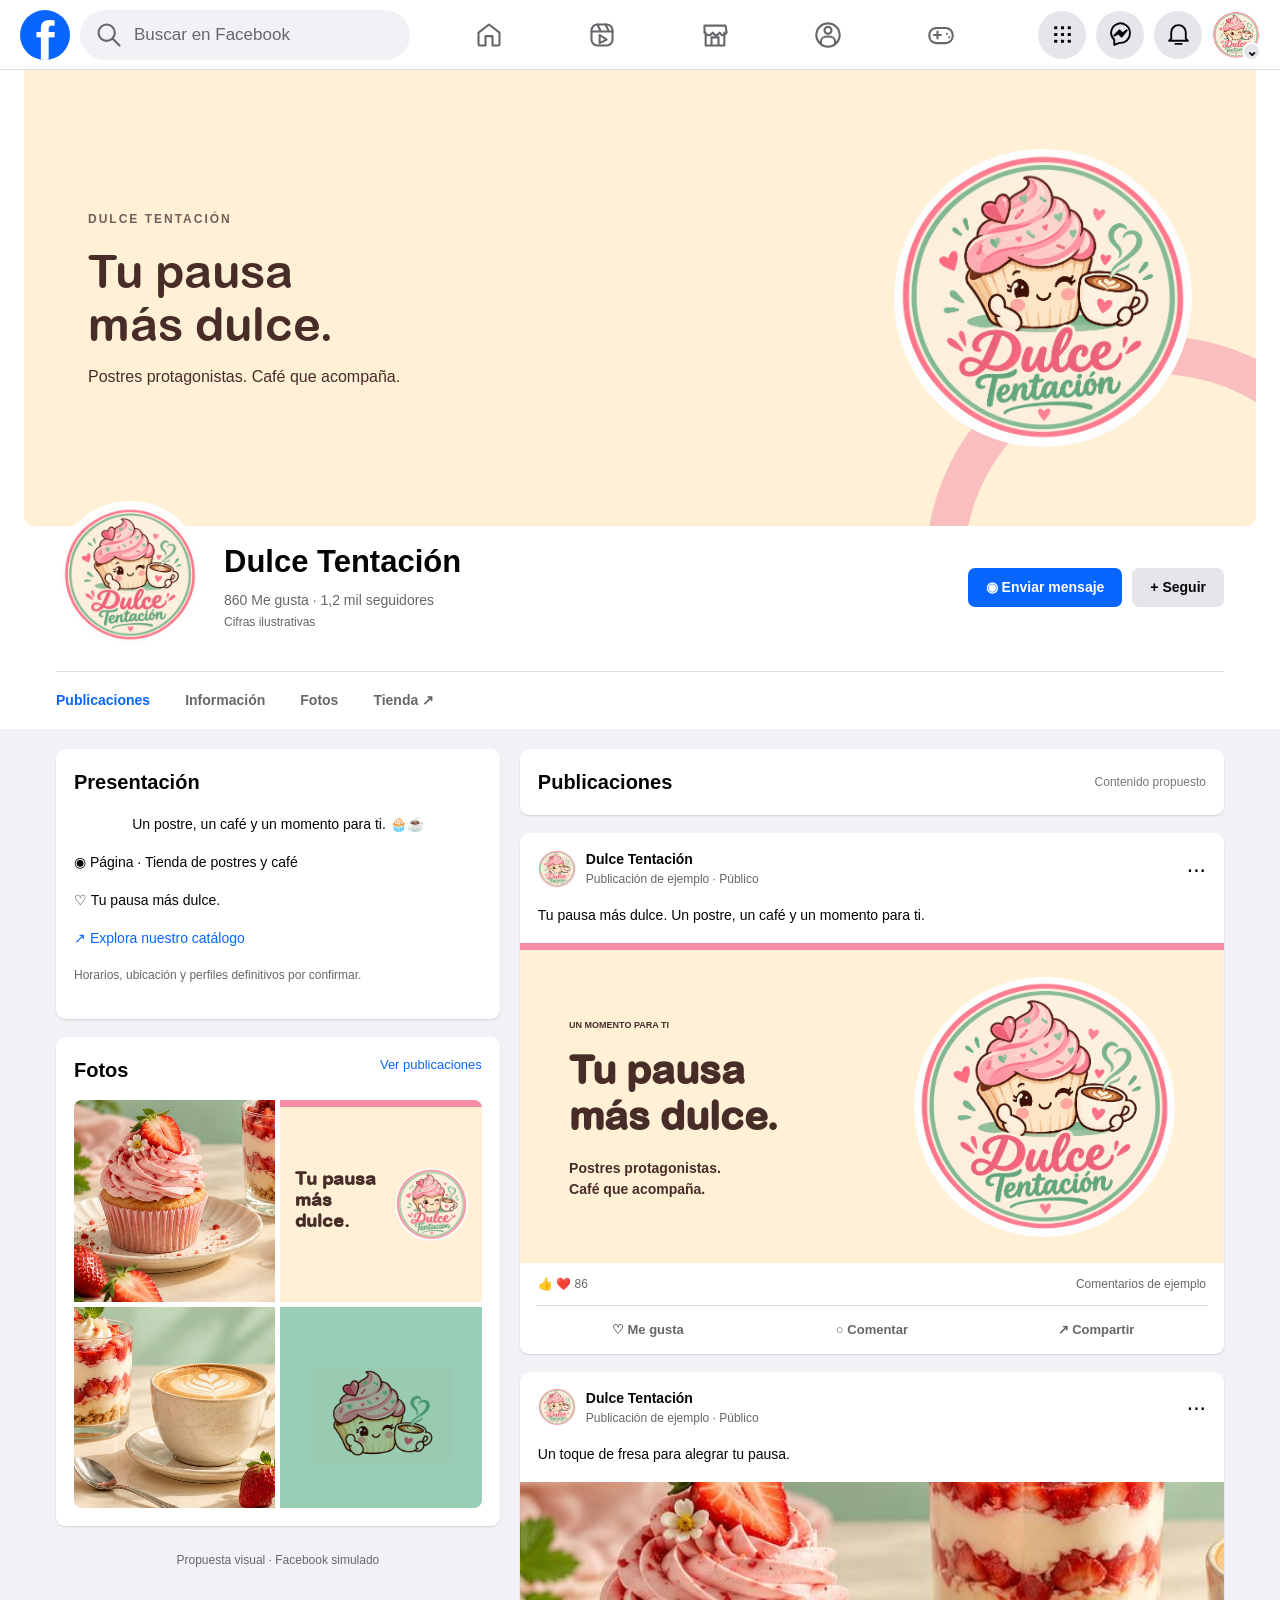
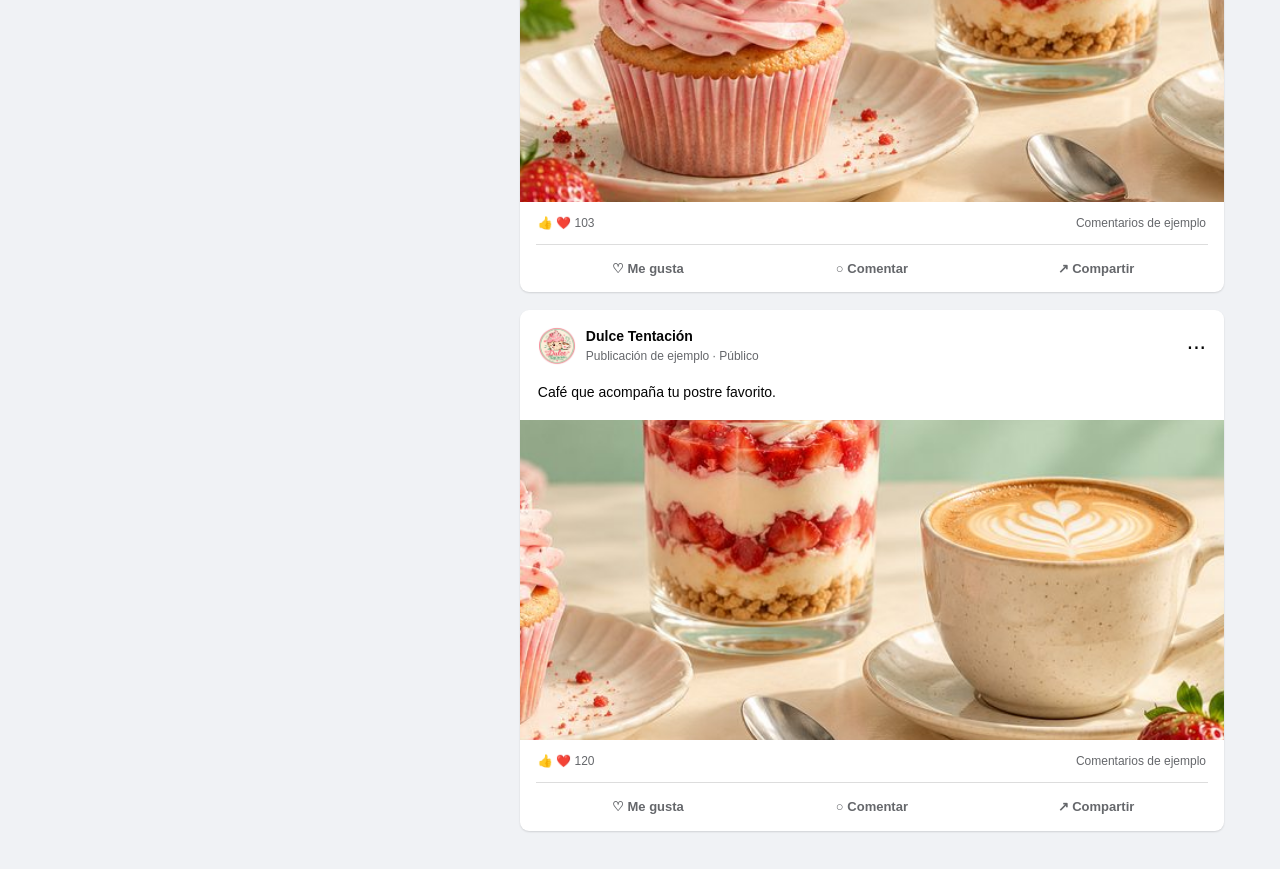
<file: dulce-tentacion/facebook.html>
<!doctype html>
<html lang="es">

<head>
    <meta charset="utf-8">
    <meta name="viewport" content="width=device-width,initial-scale=1">
    <link rel="icon" href="assets/img/logo.png">
    <link rel="stylesheet" href="css/redes.css?v=20261028d">
    <script src="js/redes.js" defer></script>
    <title>Facebook de Dulce Tentación · Simulación</title>
    <script src="js/visor-fotos.js" defer></script>
</head>

<body class="facebook">
    <header class="fb-top fb-original">
        <div class="fb-tools-left"><a class="fb-letter" href="facebook.html" aria-label="Facebook">f</a><label class="fb-search"><svg viewBox="0 0 24 24" aria-hidden="true" fill="none" stroke="currentColor" stroke-width="1.8" stroke-linecap="round" stroke-linejoin="round">
                    <circle cx="10" cy="10" r="7" />
                    <path d="m15 15 6 6" />
                </svg><input id="fb-search" type="search" placeholder="Buscar en Facebook" aria-label="Buscar en esta página"></label></div>
        <nav aria-label="Navegación principal de Facebook"><a href="#perfil" aria-label="Inicio"><svg viewBox="0 0 24 24" aria-hidden="true" fill="none" stroke="currentColor" stroke-width="1.8" stroke-linecap="round" stroke-linejoin="round">
                    <path d="m3 10 9-7 9 7v10a1 1 0 0 1-1 1h-5v-8H9v8H4a1 1 0 0 1-1-1z" />
                </svg></a><a href="#feed" aria-label="Videos"><svg viewBox="0 0 24 24" aria-hidden="true" fill="none" stroke="currentColor" stroke-width="1.8" stroke-linecap="round" stroke-linejoin="round">
                    <rect x="3" y="3" width="18" height="18" rx="5" />
                    <path d="M3 9h18M8 3l3 6m4-6 3 6m-8 3 6 4-6 3z" />
                </svg></a><a href="index.html" aria-label="Marketplace"><svg viewBox="0 0 24 24" aria-hidden="true" fill="none" stroke="currentColor" stroke-width="1.8" stroke-linecap="round" stroke-linejoin="round">
                    <path d="M4 10v11h16V10M3 4h18l1 6c-2 3-4 3-6 0-2 3-4 3-6 0-2 3-4 3-7 0zM9 21v-7h6v7" />
                </svg></a><a href="#informacion" aria-label="Grupos"><svg viewBox="0 0 24 24" aria-hidden="true" fill="none" stroke="currentColor" stroke-width="1.8" stroke-linecap="round" stroke-linejoin="round">
                    <circle cx="12" cy="12" r="10" />
                    <circle cx="12" cy="8" r="3" />
                    <path d="M6 19v-2c0-5 12-5 12 0v2" />
                </svg></a><button data-demo="Los videojuegos no forman parte de esta propuesta de marca." aria-label="Videojuegos"><svg viewBox="0 0 24 24" aria-hidden="true" fill="none" stroke="currentColor" stroke-width="1.8" stroke-linecap="round" stroke-linejoin="round">
                    <rect x="2" y="6" width="20" height="13" rx="6" />
                    <path d="M6 12h6m-3-3v6m8-4h.01m2 3h.01" />
                </svg></button></nav>
        <div class="fb-tools-right"><button class="fb-round" data-demo="Esta opción pertenece a la interfaz de demostración." aria-label="Menú"><svg viewBox="0 0 24 24" aria-hidden="true" fill="none" stroke="currentColor" stroke-width="1.8" stroke-linecap="round" stroke-linejoin="round">
                    <rect x="4" y="4" width="3" height="3" rx=".5" fill="currentColor" stroke="none" />
                    <rect x="4" y="10.5" width="3" height="3" rx=".5" fill="currentColor" stroke="none" />
                    <rect x="4" y="17" width="3" height="3" rx=".5" fill="currentColor" stroke="none" />
                    <rect x="10.5" y="4" width="3" height="3" rx=".5" fill="currentColor" stroke="none" />
                    <rect x="10.5" y="10.5" width="3" height="3" rx=".5" fill="currentColor" stroke="none" />
                    <rect x="10.5" y="17" width="3" height="3" rx=".5" fill="currentColor" stroke="none" />
                    <rect x="17" y="4" width="3" height="3" rx=".5" fill="currentColor" stroke="none" />
                    <rect x="17" y="10.5" width="3" height="3" rx=".5" fill="currentColor" stroke="none" />
                    <rect x="17" y="17" width="3" height="3" rx=".5" fill="currentColor" stroke="none" />
                </svg></button><button class="fb-round" data-message aria-label="Messenger"><svg viewBox="0 0 24 24" aria-hidden="true" fill="none" stroke="currentColor" stroke-width="1.8" stroke-linecap="round" stroke-linejoin="round">
                    <path d="M21 11a9 9 0 0 1-10 9l-5 2v-5a9 9 0 1 1 15-6z" />
                    <path d="m6 13 5-5 3 3 4-3-5 6-3-3z" fill="currentColor" />
                </svg></button><button class="fb-round" data-demo="Esta opción pertenece a la interfaz de demostración." aria-label="Notificaciones"><svg viewBox="0 0 24 24" aria-hidden="true" fill="none" stroke="currentColor" stroke-width="1.8" stroke-linecap="round" stroke-linejoin="round">
                    <path d="M5 10a7 7 0 0 1 14 0v6l2 2H3l2-2zM9 21h6" />
                </svg></button><button class="fb-round fb-account" data-demo="Perfil de demostración de Dulce Tentación." aria-label="Cuenta"><img class="mini" src="assets/img/logo.png" alt="Logo de Dulce Tentación"><span>⌄</span></button></div>
    </header>
    <main id="perfil">
        <div class="fb-profile-shell">
            <section class="fb-cover" aria-label="Portada de Facebook">
                <div class="cover-copy"><small>DULCE TENTACIÓN</small>
                    <h1>Tu pausa<br>más dulce.</h1>
                    <p>Postres protagonistas. Café que acompaña.</p>
                </div><img class="cover-logo" src="assets/img/logo.png" alt="Logo de Dulce Tentación"><div class="cover-decoration"></div>
            </section>
            <header class="fb-profile">
                <div class="fb-profile-id"><img class="fb-avatar" src="assets/img/logo.png" alt="Logo de Dulce Tentación"><div>
                        <h2>Dulce Tentación</h2>
                        <p>860 Me gusta · 1,2 mil seguidores</p><small>Cifras ilustrativas</small>
                    </div>
                </div>
                <div class="fb-profile-actions"><button class="blue" data-message>◉ Enviar mensaje</button><button data-follow>+ Seguir</button></div>
            </header>
            <nav class="fb-tabs"><a href="#feed">Publicaciones</a><a href="#informacion">Información</a><a href="#fotos">Fotos</a><a href="index.html">Tienda ↗</a></nav>
        </div>
        <div class="fb-columns">
            <aside>
                <section class="fb-card" id="informacion">
                    <h2>Presentación</h2>
                    <p class="intro">Un postre, un café y un momento para ti. 🧁☕</p>
                    <p>◉ Página · Tienda de postres y café</p>
                    <p>♡ Tu pausa más dulce.</p><a href="index.html">↗ Explora nuestro catálogo</a>
                    <p class="account-note">Horarios, ubicación y perfiles definitivos por confirmar.</p>
                </section>
                <section class="fb-card" id="fotos">
                    <h2>Fotos <a href="#feed">Ver publicaciones</a></h2>
                    <div class="fb-photos">
                        <div><div class="art photo-art cupcake"><img src="assets/img/postres-cafe.png" alt="Propuesta visual de postres y café de Dulce Tentación"></div></div>
                        <div><div class="art brand-art"><div><small>UN MOMENTO PARA TI</small><h2>Tu pausa<br>más dulce.</h2><p>Postres protagonistas.<br>Café que acompaña.</p></div><img class="art-logo" src="assets/img/logo.png" alt="Logo de Dulce Tentación"></div></div>
                        <div><div class="art photo-art coffee"><img src="assets/img/postres-cafe.png" alt="Propuesta visual de postres y café de Dulce Tentación"></div></div>
                        <div><div class="art mascot-art"><span>Un pequeño antojo.<br>Una gran sonrisa.</span><img src="assets/img/mascota.png" alt="Mascota cupcake con café"></div></div>
                    </div>
                </section>
                <p class="social-footer">Propuesta visual · Facebook simulado</p>
            </aside>
            <section class="fb-feed" id="feed">
                <div class="fb-card feed-heading">
                    <h2>Publicaciones</h2><span>Contenido propuesto</span>
                </div>
                <article class="fb-card fb-post">
                    <header><img class="mini" src="assets/img/logo.png" alt="Logo de Dulce Tentación"><div><strong>Dulce Tentación</strong><small>Publicación de ejemplo · Público</small></div><span class="post-dots">···</span></header>
                    <p>Tu pausa más dulce. Un postre, un café y un momento para ti.</p><div class="art brand-art"><div><small>UN MOMENTO PARA TI</small><h2>Tu pausa<br>más dulce.</h2><p>Postres protagonistas.<br>Café que acompaña.</p></div><img class="art-logo" src="assets/img/logo.png" alt="Logo de Dulce Tentación"></div><div class="fb-reactions"><span>👍 ❤️ <span data-count>86</span></span><span>Comentarios de ejemplo</span></div>
                    <div class="fb-post-actions"><button data-like aria-pressed="false">♡ Me gusta</button><button data-comment>○ Comentar</button><button data-demo="Compartir sería una acción de la cuenta real. Esta propuesta se conserva localmente.">↗ Compartir</button></div>
                    <form class="comment-form" hidden><label class="sr-only">Comentario de prueba</label><input aria-label="Comentario de prueba" placeholder="Escribe un comentario de prueba…" maxlength="300"><button>Publicar localmente</button></form>
                    <div class="comments"></div>
                </article>
                <article class="fb-card fb-post">
                    <header><img class="mini" src="assets/img/logo.png" alt="Logo de Dulce Tentación"><div><strong>Dulce Tentación</strong><small>Publicación de ejemplo · Público</small></div><span class="post-dots">···</span></header>
                    <p>Un toque de fresa para alegrar tu pausa.</p><div class="art photo-art cupcake"><img src="assets/img/postres-cafe.png" alt="Propuesta visual de postres y café de Dulce Tentación"></div><div class="fb-reactions"><span>👍 ❤️ <span data-count>103</span></span><span>Comentarios de ejemplo</span></div>
                    <div class="fb-post-actions"><button data-like aria-pressed="false">♡ Me gusta</button><button data-comment>○ Comentar</button><button data-demo="Compartir sería una acción de la cuenta real. Esta propuesta se conserva localmente.">↗ Compartir</button></div>
                    <form class="comment-form" hidden><label class="sr-only">Comentario de prueba</label><input aria-label="Comentario de prueba" placeholder="Escribe un comentario de prueba…" maxlength="300"><button>Publicar localmente</button></form>
                    <div class="comments"></div>
                </article>
                <article class="fb-card fb-post">
                    <header><img class="mini" src="assets/img/logo.png" alt="Logo de Dulce Tentación"><div><strong>Dulce Tentación</strong><small>Publicación de ejemplo · Público</small></div><span class="post-dots">···</span></header>
                    <p>Café que acompaña tu postre favorito.</p><div class="art photo-art coffee"><img src="assets/img/postres-cafe.png" alt="Propuesta visual de postres y café de Dulce Tentación"></div><div class="fb-reactions"><span>👍 ❤️ <span data-count>120</span></span><span>Comentarios de ejemplo</span></div>
                    <div class="fb-post-actions"><button data-like aria-pressed="false">♡ Me gusta</button><button data-comment>○ Comentar</button><button data-demo="Compartir sería una acción de la cuenta real. Esta propuesta se conserva localmente.">↗ Compartir</button></div>
                    <form class="comment-form" hidden><label class="sr-only">Comentario de prueba</label><input aria-label="Comentario de prueba" placeholder="Escribe un comentario de prueba…" maxlength="300"><button>Publicar localmente</button></form>
                    <div class="comments"></div>
                </article>
            </section>
        </div>
    </main>
    <dialog id="social-dialog"><button class="close" aria-label="Cerrar">×</button>
        <div id="social-dialog-content"></div>
    </dialog>
    <div id="social-toast" role="status"></div><dialog id="fb-photo-viewer" aria-label="Visor de fotos de Dulce Tentación">
    <section class="photo-stage" aria-label="Fotografía ampliada">
        <div class="photo-top-left"><button type="button" data-photo-close aria-label="Cerrar visor">×</button><span class="photo-fb-logo" aria-hidden="true">f</span></div>
        <div class="photo-zoom"><button type="button" data-photo-zoom="1" aria-label="Ampliar foto">＋</button><button type="button" data-photo-zoom="-1" aria-label="Reducir foto">−</button><button type="button" data-photo-fit aria-label="Restablecer tamaño">⛶</button></div>
        <button type="button" class="photo-prev" data-photo-step="-1" aria-label="Foto anterior">‹</button>
        <div class="photo-canvas">
            <div id="fb-photo-image"></div>
        </div>
        <button type="button" class="photo-next" data-photo-step="1" aria-label="Foto siguiente">›</button>
        <span id="fb-photo-counter" aria-live="polite"></span>
    </section>
    <aside class="photo-detail">
        <header><img src="assets/img/logo.png" alt="Dulce Tentación">
            <div><strong>Dulce Tentación</strong><small>Foto de la marca · Público</small></div>
        </header>
        <p id="fb-photo-caption"></p>
        <p class="photo-detail-note">Un postre, un café y un momento para ti. Descubre tu próxima tentación en nuestra tienda.</p><a href="index.html">Visitar la tienda ↗</a>
        <div class="photo-reaction-row"><button type="button" id="fb-photo-like" aria-pressed="false">♡ Me gusta</button><button type="button" id="fb-photo-comment-focus">○ Comentar</button></div>
        <div id="fb-photo-comments" aria-live="polite"></div>
        <form id="fb-photo-comment-form"><label for="fb-photo-comment">Comentar como visitante</label><textarea id="fb-photo-comment" maxlength="300" rows="2" placeholder="Escribe un comentario de prueba…" required></textarea><button type="submit">Publicar localmente</button><small>Las reacciones y comentarios se muestran solo en esta vista local.</small></form>
    </aside>
</dialog></body>

</html>
</file>
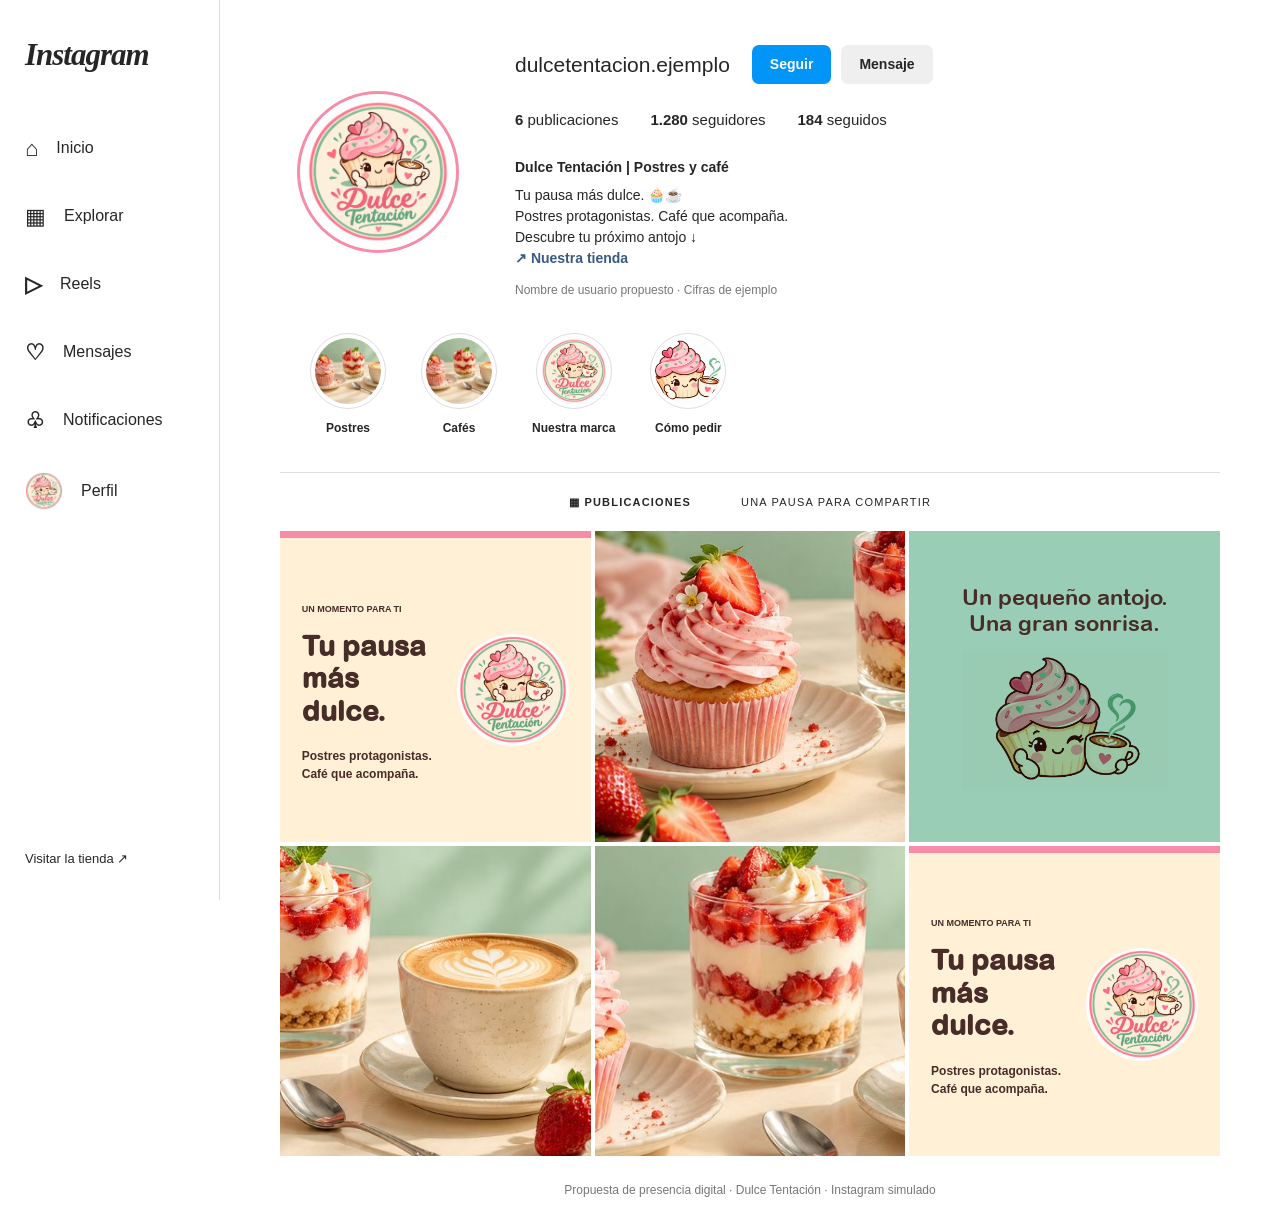
<file: dulce-tentacion/instagram.html>
<!doctype html>
<html lang="es">

<head>
    <meta charset="utf-8">
    <meta name="viewport" content="width=device-width,initial-scale=1">
    <link rel="icon" href="assets/img/logo.png">
    <link rel="stylesheet" href="css/redes.css">
    <script src="js/redes.js" defer></script>
    <title>Instagram de Dulce Tentación · Simulación</title>
</head>

<body class="instagram">
    <aside class="ig-sidebar"><a class="instagram-word" href="instagram.html">Instagram</a>
        <nav aria-label="Instagram simulado"><a href="#perfil">⌂ <span>Inicio</span></a><a href="#publicaciones">▦ <span>Explorar</span></a><button data-demo="Los reels se definirán en la propuesta de contenidos.">▷ <span>Reels</span></button><button data-message>♡ <span>Mensajes</span></button><button data-demo="Aquí aparecerían las interacciones de la cuenta real.">♧ <span>Notificaciones</span></button><a href="#perfil"><img class="mini" src="assets/img/logo.png" alt="Logo de Dulce Tentación"> <span>Perfil</span></a></nav><a class="sidebar-shop" href="index.html">Visitar la tienda ↗</a>
    </aside>
    <main class="ig-main" id="perfil">
        <header class="ig-profile">
            <div class="avatar-ring"><img class="avatar" src="assets/img/logo.png" alt="Logo de Dulce Tentación"></div>
            <div class="ig-bio">
                <div class="ig-name">
                    <h1>dulcetentacion.ejemplo</h1><button class="blue" data-follow>Seguir</button><button data-message>Mensaje</button>
                </div>
                <div class="ig-counts"><span><b>6</b> publicaciones</span><span><b>1.280</b> seguidores</span><span><b>184</b> seguidos</span></div><strong>Dulce Tentación | Postres y café</strong>
                <p>Tu pausa más dulce. 🧁☕<br>Postres protagonistas. Café que acompaña.<br>Descubre tu próximo antojo ↓</p><a class="bio-link" href="index.html">↗ Nuestra tienda</a><small class="account-note">Nombre de usuario propuesto · Cifras de ejemplo</small>
            </div>
        </header>
        <section class="highlights" aria-label="Historias destacadas"><button data-story="Postres"><span class="highlight-art"><img src="assets/img/postres-cafe.png" alt=""></span><b>Postres</b></button><button data-story="Cafés"><span class="highlight-art"><img src="assets/img/postres-cafe.png" alt=""></span><b>Cafés</b></button><button data-story="Nuestra marca"><span class="highlight-art"><img class="avatar" src="assets/img/logo.png" alt="Logo de Dulce Tentación"></span><b>Nuestra marca</b></button><button data-story="Cómo pedir"><span class="highlight-art"><img src="assets/img/mascota.png" alt=""></span><b>Cómo pedir</b></button></section>
        <div class="ig-tabs" id="publicaciones"><span>▦ PUBLICACIONES</span><span>UNA PAUSA PARA COMPARTIR</span></div>
        <section class="ig-grid" aria-label="Publicaciones de ejemplo"><button class="ig-tile" data-post="0" aria-label="Ver publicación: Tu pausa más dulce. Un postre, un café y un momento para ti."><div class="art brand-art"><div><small>UN MOMENTO PARA TI</small><h2>Tu pausa<br>más dulce.</h2><p>Postres protagonistas.<br>Café que acompaña.</p></div><img class="art-logo" src="assets/img/logo.png" alt="Logo de Dulce Tentación"></div><span class="tile-overlay">♡ 128　○ 12</span></button><button class="ig-tile" data-post="1" aria-label="Ver publicación: Un toque de fresa para alegrar tu pausa."><div class="art photo-art cupcake"><img src="assets/img/postres-cafe.png" alt="Propuesta visual de postres y café de Dulce Tentación"></div><span class="tile-overlay">♡ 139　○ 13</span></button><button class="ig-tile" data-post="2" aria-label="Ver publicación: Nuestra compañera de los momentos dulces."><div class="art mascot-art"><span>Un pequeño antojo.<br>Una gran sonrisa.</span><img src="assets/img/mascota.png" alt="Mascota cupcake con café"></div><span class="tile-overlay">♡ 150　○ 14</span></button><button class="ig-tile" data-post="3" aria-label="Ver publicación: Café que acompaña tu postre favorito."><div class="art photo-art coffee"><img src="assets/img/postres-cafe.png" alt="Propuesta visual de postres y café de Dulce Tentación"></div><span class="tile-overlay">♡ 161　○ 15</span></button><button class="ig-tile" data-post="4" aria-label="Ver publicación: Capas de sabor para disfrutar a tu ritmo."><div class="art photo-art dessert"><img src="assets/img/postres-cafe.png" alt="Propuesta visual de postres y café de Dulce Tentación"></div><span class="tile-overlay">♡ 172　○ 16</span></button><button class="ig-tile" data-post="5" aria-label="Ver publicación: ¿Qué se te antoja hoy? Descúbrelo en nuestra tienda."><div class="art brand-art"><div><small>UN MOMENTO PARA TI</small><h2>Tu pausa<br>más dulce.</h2><p>Postres protagonistas.<br>Café que acompaña.</p></div><img class="art-logo" src="assets/img/logo.png" alt="Logo de Dulce Tentación"></div><span class="tile-overlay">♡ 183　○ 17</span></button></section>
        <p class="social-footer">Propuesta de presencia digital · Dulce Tentación · Instagram simulado</p>
    </main>
    <dialog id="social-dialog"><button class="close" aria-label="Cerrar">×</button>
        <div id="social-dialog-content"></div>
    </dialog>
    <div id="social-toast" role="status"></div>
</body>

</html>
</file>
<file: styles.css>
@layer base, theme, layout, components, utilities;

@layer theme {
    :root {
        /* MANDATORY: Automatically adapt native UI to user system preferences */
        color-scheme: light dark;

        /* Progressive enhancement for gradient interpolation space */
        --in-oklab: ;

        /* Raw light & dark palette tokens (High-contrast text & vibrant colors) */
        --cv-navy-dark: #0b1120;
        --cv-navy-mid: #172554;
        --cv-cyan: #38bdf8;
        --cv-indigo: #4f46e5;
        --cv-emerald: #059669;
        --cv-amber: #d97706;

        --bg-page-start-light: #dbeafe;
        --bg-page-end-light: #e0e7ff;
        --bg-page-start-dark: #020617;
        --bg-page-end-dark: #0f172a;

        --surface-main-light: #f8fafc;
        --surface-main-dark: #0f172a;

        --card-bg-light: #ffffff;
        --card-bg-dark: #1e293b;

        --card-border-light: #cbd5e1;
        --card-border-dark: #334155;

        /* Textos mucho más oscuros y nítidos para máxima legibilidad */
        --text-main-light: #020617;
        --text-main-dark: #f8fafc;

        --text-muted-light: #1e293b;
        --text-muted-dark: #cbd5e1;

        --primary-light: #1d4ed8;
        --primary-dark: #60a5fa;

        --badge-bg-light: #dbeafe;
        --badge-bg-dark: rgba(56, 189, 248, 0.18);

        --badge-border-light: #60a5fa;
        --badge-border-dark: rgba(56, 189, 248, 0.45);

        --timeline-line-light: #3b82f6;
        --timeline-line-dark: #38bdf8;

        /* Default light mode assignments (Fallback for pre-2024 browsers) */
        --bg-page-start: var(--bg-page-start-light);
        --bg-page-end: var(--bg-page-end-light);
        --cv-surface: var(--surface-main-light);
        --cv-card-bg: var(--card-bg-light);
        --cv-card-border: var(--card-border-light);
        --cv-text-main: var(--text-main-light);
        --cv-text-muted: var(--text-muted-light);
        --cv-primary: var(--primary-light);
        --cv-badge-bg: var(--badge-bg-light);
        --cv-badge-border: var(--badge-border-light);
        --cv-timeline-line: var(--timeline-line-light);

        /* MANDATORY: Fallback for browsers without light-dark() support */
        @media (prefers-color-scheme: dark) {
            --bg-page-start: var(--bg-page-start-dark);
            --bg-page-end: var(--bg-page-end-dark);
            --cv-surface: var(--surface-main-dark);
            --cv-card-bg: var(--card-bg-dark);
            --cv-card-border: var(--card-border-dark);
            --cv-text-main: var(--text-main-dark);
            --cv-text-muted: var(--text-muted-dark);
            --cv-primary: var(--primary-dark);
            --cv-badge-bg: var(--badge-bg-dark);
            --cv-badge-border: var(--badge-border-dark);
            --cv-timeline-line: var(--timeline-line-dark);
        }

        /* Modern light-dark() automatic adaptation */
        @supports (color: light-dark(white, black)) {
            --bg-page-start: light-dark(var(--bg-page-start-light), var(--bg-page-start-dark));
            --bg-page-end: light-dark(var(--bg-page-end-light), var(--bg-page-end-dark));
            --cv-surface: light-dark(var(--surface-main-light), var(--surface-main-dark));
            --cv-card-bg: light-dark(var(--card-bg-light), var(--card-bg-dark));
            --cv-card-border: light-dark(var(--card-border-light), var(--card-border-dark));
            --cv-text-main: light-dark(var(--text-main-light), var(--text-main-dark));
            --cv-text-muted: light-dark(var(--text-muted-light), var(--text-muted-dark));
            --cv-primary: light-dark(var(--primary-light), var(--primary-dark));
            --cv-badge-bg: light-dark(var(--badge-bg-light), var(--badge-bg-dark));
            --cv-badge-border: light-dark(var(--badge-border-light), var(--badge-border-dark));
            --cv-timeline-line: light-dark(var(--timeline-line-light), var(--timeline-line-dark));
        }

        accent-color: var(--cv-primary);
    }

    @supports (background: linear-gradient(in oklab, white, black)) {
        :root {
            --in-oklab: in oklab;
        }
    }

    /* Pure CSS theme switch using :has() without JS state classes */
    :root:has(#theme-toggle:checked) {
        color-scheme: dark;
        --bg-page-start: var(--bg-page-start-dark);
        --bg-page-end: var(--bg-page-end-dark);
        --cv-surface: var(--surface-main-dark);
        --cv-card-bg: var(--card-bg-dark);
        --cv-card-border: var(--card-border-dark);
        --cv-text-main: var(--text-main-dark);
        --cv-text-muted: var(--text-muted-dark);
        --cv-primary: var(--primary-dark);
        --cv-badge-bg: var(--badge-bg-dark);
        --cv-badge-border: var(--badge-border-dark);
        --cv-timeline-line: var(--timeline-line-dark);
    }

    @media (prefers-color-scheme: dark) {
        :root:has(#theme-toggle:checked) {
            color-scheme: light;
            --bg-page-start: var(--bg-page-start-light);
            --bg-page-end: var(--bg-page-end-light);
            --cv-surface: var(--surface-main-light);
            --cv-card-bg: var(--card-bg-light);
            --cv-card-border: var(--card-border-light);
            --cv-text-main: var(--text-main-light);
            --cv-text-muted: var(--text-muted-light);
            --cv-primary: var(--primary-light);
            --cv-badge-bg: var(--badge-bg-light);
            --cv-badge-border: var(--badge-border-light);
            --cv-timeline-line: var(--timeline-line-light);
        }
    }
}

@layer base {
    html, body {
        -webkit-print-color-adjust: exact;
        print-color-adjust: exact;
    }

    body {
        font-family: 'Inter', 'Montserrat', system-ui, -apple-system, sans-serif;
        line-height: 1.6;
        text-align: start;
        background-color: var(--bg-page-start);
        background-image: linear-gradient(135deg var(--in-oklab), var(--bg-page-start) 0%, var(--bg-page-end) 100%);
        min-block-size: 100dvh;
        color: var(--cv-text-main);
    }

    h1, h2, h3, h4, h5, h6 {
        font-family: 'Montserrat', sans-serif;
        text-wrap: balance;
    }

    p, li {
        text-wrap: pretty;
    }
}

@layer layout {
    .cv-wrapper {
        /* Clip rounded corners without creating an unintended scroll container */
        overflow: clip;
        box-shadow:
            0 20px 45px -15px rgba(15, 23, 42, 0.25),
            0 4px 12px -2px rgba(15, 23, 42, 0.08);
        border: 1px solid var(--cv-card-border);
    }

    /* Grid de Proyectos con Subgrid para alinear encabezados, textos y tags */
    .projects-grid {
        display: grid;
        grid-template-columns: repeat(auto-fit, minmax(220px, 1fr));
        grid-template-rows: auto 1fr auto;
        gap: 1rem;
    }

    .project-card {
        grid-row: span 3;
        display: grid;
        /* Same-cascade fallback for older browsers */
        grid-template-rows: auto 1fr auto;
        grid-template-rows: subgrid;
        gap: 0.75rem;
        padding: 1.25rem;
        background-color: var(--cv-card-bg);
        border: 1px solid var(--cv-card-border);
        border-block-start: 4px solid var(--cv-primary);
        border-radius: 1rem;
        box-shadow: 0 6px 16px rgba(15, 23, 42, 0.05);
        transition: translate 0.25s ease, box-shadow 0.25s ease, border-color 0.25s ease;
        translate: 0 0;
    }

    .project-card:nth-child(2) {
        border-block-start-color: var(--cv-indigo);
    }

    .project-card:nth-child(3) {
        border-block-start-color: var(--cv-emerald);
    }

    .project-card:hover {
        translate: 0 -4px;
        border-color: var(--cv-primary);
        box-shadow: 0 12px 24px rgba(37, 99, 235, 0.14);
    }

    .stats-grid {
        display: grid;
        grid-template-columns: repeat(auto-fit, minmax(160px, 1fr));
        gap: 0.85rem;
    }

    .cert-grid {
        display: grid;
        grid-template-columns: repeat(auto-fit, minmax(220px, 1fr));
        gap: 0.75rem;
    }
}

@layer components {
    /* Barra Superior */
    .availability-pill {
        display: inline-flex;
        align-items: safe center;
        gap: 0.5rem;
        padding: 0.35rem 0.9rem;
        border-radius: 999px;
        font-size: 0.82rem;
        font-weight: 600;
        background-color: var(--cv-card-bg);
        color: var(--cv-text-main);
        border: 1px solid var(--cv-card-border);
        box-shadow: 0 2px 6px rgba(15, 23, 42, 0.05);
    }

    .pulse-dot {
        inline-size: 8px;
        block-size: 8px;
        border-radius: 50%;
        background-color: #16a34a;
        box-shadow: 0 0 0 3px rgba(22, 163, 74, 0.25);
    }

    .theme-switch-label {
        display: inline-flex;
        align-items: safe center;
        gap: 0.45rem;
        padding: 0.35rem 0.85rem;
        border-radius: 999px;
        font-size: 0.82rem;
        font-weight: 600;
        cursor: pointer;
        user-select: none;
        background-color: var(--cv-card-bg);
        color: var(--cv-text-main);
        border: 1px solid var(--cv-card-border);
        transition: border-color 0.2s ease, translate 0.2s ease;
    }

    .theme-switch-label:hover {
        border-color: var(--cv-primary);
    }

    .theme-switch-label .icon-light {
        color: #f59e0b;
    }

    .theme-switch-label .icon-dark {
        color: #38bdf8;
    }

    /* Sidebar Ejecutivo con fondo sólido de respaldo y alto contraste */
    .sidebar-panel {
        background-color: #0f172a;
        background-image: linear-gradient(165deg var(--in-oklab), var(--cv-navy-dark) 0%, #1e293b 55%, var(--cv-navy-mid) 100%);
        position: relative;
        color-scheme: dark;
    }

    /* Sobrescribir text-white-50 en el sidebar para que no se vea pálido ni en pantalla ni al imprimir */
    .sidebar-panel .text-white-50 {
        color: #dbeafe !important;
    }

    .avatar-wrapper {
        position: relative;
        inline-size: 168px;
        block-size: 168px;
        padding: 5px;
        border-radius: 50%;
        background-color: #2563eb;
        background-image: linear-gradient(135deg var(--in-oklab), var(--cv-cyan), #2563eb);
        box-shadow: 0 14px 30px rgba(0, 0, 0, 0.4);
    }

    .avatar-img {
        display: block;
        inline-size: 100%;
        block-size: 100%;
        aspect-ratio: 1;
        object-fit: cover;
        object-position: top center;
        border: 3px solid var(--cv-navy-dark);
    }

    .status-dot {
        position: absolute;
        inset-block-end: 10px;
        inset-inline-end: 12px;
        inline-size: 18px;
        block-size: 18px;
        background-color: #22c55e;
        border: 3px solid var(--cv-navy-dark);
        border-radius: 50%;
    }

    .role-pill {
        background-color: #0369a1;
        background-image: linear-gradient(135deg var(--in-oklab), #0284c7, #2563eb);
        color: #ffffff;
        border: 1px solid #7dd3fc;
        font-weight: 700;
        letter-spacing: 0.02em;
    }

    .profile-name {
        font-size: clamp(1.25rem, 1rem + 0.8vw, 1.5rem);
        letter-spacing: -0.02em;
        line-height: 1.25;
        color: #ffffff;
    }

    .sidebar-bio {
        line-height: 1.5;
        max-inline-size: 36ch;
        margin-inline: auto;
        color: #e2e8f0 !important;
    }

    .sidebar-title {
        font-size: 0.84rem;
        letter-spacing: 0.09em;
        color: #7dd3fc;
        border-block-end: 1px solid rgba(125, 211, 252, 0.28);
        padding-block-end: 0.45rem;
    }

    .accent-icon {
        color: var(--cv-cyan);
    }

    /* Lista de Contacto */
    .contact-list {
        display: flex;
        flex-direction: column;
        gap: 0.6rem;
    }

    .contact-item {
        display: flex;
        align-items: safe center;
        gap: 0.85rem;
        padding: 0.6rem 0.75rem;
        border-radius: 0.7rem;
        background-color: rgba(30, 41, 59, 0.85);
        border: 1px solid rgba(125, 211, 252, 0.25);
        color: #ffffff;
        text-decoration: none;
        font-size: 0.86rem;
        font-weight: 500;
        transition: background-color 0.25s ease, border-color 0.25s ease, translate 0.25s ease;
        translate: 0 0;
    }

    .contact-meta {
        min-inline-size: 0;
        overflow-wrap: break-word;
    }

    a.contact-item:hover {
        background-color: rgba(56, 189, 248, 0.22);
        border-color: #38bdf8;
        color: #ffffff;
        translate: 4px 0;
    }

    .contact-icon {
        inline-size: 34px;
        block-size: 34px;
        border-radius: 0.55rem;
        background-color: rgba(56, 189, 248, 0.24);
        border: 1px solid rgba(56, 189, 248, 0.4);
        color: #7dd3fc;
        display: inline-flex;
        align-items: center;
        justify-content: center;
        flex-shrink: 0;
    }

    /* Grid de Habilidades */
    .skills-grid {
        display: grid;
        grid-template-columns: repeat(2, 1fr);
        gap: 0.6rem;
    }

    .skill-item {
        display: flex;
        align-items: center;
        gap: 0.65rem;
        padding: 0.55rem 0.75rem;
        border-radius: 0.7rem;
        background-color: rgba(30, 41, 59, 0.85);
        border: 1px solid rgba(125, 211, 252, 0.25);
        color: #ffffff;
        font-size: 0.84rem;
        font-weight: 600;
        line-height: 1.25;
        transition: background-color 0.25s ease, border-color 0.25s ease, translate 0.25s ease;
        translate: 0 0;
    }

    .skill-item:hover {
        background-color: rgba(56, 189, 248, 0.22);
        border-color: #38bdf8;
        translate: 0 -2px;
    }

    .skill-level {
        font-size: 0.72rem;
        font-weight: 500;
        color: #bae6fd;
    }

    .skill-icon {
        font-size: 1.3rem;
        inline-size: 24px;
        text-align: center;
        flex-shrink: 0;
    }

    .icon-html { color: #fb923c; }
    .icon-css { color: #38bdf8; }
    .icon-java { color: #f87171; }
    .icon-js { color: #facc15; }
    .icon-angular { color: #ff5757; }
    .icon-git { color: #f97316; }
    .icon-python { color: #60a5fa; }
    .icon-bootstrap { color: #c084fc; }
    .icon-sql { color: #34d399; }
    .icon-api { color: #2dd4bf; }

    /* Competencias Blandas e Idiomas */
    .soft-skills-tags {
        display: flex;
        flex-wrap: wrap;
        flex-wrap: balance;
        gap: 0.45rem;
    }

    .soft-tag {
        font-size: 0.76rem;
        font-weight: 600;
        padding: 0.35rem 0.65rem;
        border-radius: 0.5rem;
        background-color: rgba(30, 41, 59, 0.9);
        border: 1px solid rgba(125, 211, 252, 0.3);
        color: #ffffff;
    }

    .soft-tag i {
        color: #38bdf8;
    }

    .language-list {
        display: flex;
        flex-direction: column;
        gap: 0.55rem;
    }

    .language-item {
        padding: 0.55rem 0.75rem;
        border-radius: 0.65rem;
        background-color: rgba(30, 41, 59, 0.85);
        border: 1px solid rgba(125, 211, 252, 0.25);
        font-size: 0.85rem;
        color: #ffffff;
    }

    .lang-badge {
        font-size: 0.74rem;
        padding: 0.22rem 0.6rem;
        border-radius: 999px;
        background-color: #0284c7;
        color: #ffffff;
        font-weight: 700;
    }

    .print-btn {
        border-color: #7dd3fc;
        color: #ffffff;
        transition: background-color 0.2s ease, border-color 0.2s ease;
    }

    .print-btn:hover {
        background-color: var(--cv-cyan);
        border-color: var(--cv-cyan);
        color: var(--cv-navy-dark);
    }

    /* Panel Principal */
    .main-panel {
        background-color: var(--cv-surface);
    }

    .section-icon {
        inline-size: 44px;
        block-size: 44px;
        border-radius: 12px;
        background-color: #2563eb;
        background-image: linear-gradient(135deg var(--in-oklab), #2563eb, #4f46e5);
        color: #ffffff;
        display: inline-flex;
        align-items: center;
        justify-content: center;
        font-size: 1.15rem;
        flex-shrink: 0;
        box-shadow: 0 4px 12px rgba(37, 99, 235, 0.25);
    }

    .section-title {
        font-size: clamp(1.15rem, 1rem + 0.4vw, 1.3rem);
        color: var(--cv-text-main);
        letter-spacing: -0.015em;
    }

    .section-subtitle {
        color: var(--cv-primary);
        font-weight: 600;
    }

    .profile-summary {
        line-height: 1.75;
        font-size: 0.96rem;
        font-weight: 500;
        max-inline-size: 80ch;
        color: var(--cv-text-muted);
        background-color: var(--cv-card-bg);
        padding: 1.25rem 1.4rem;
        border-radius: 1rem;
        border: 1px solid var(--cv-card-border);
        border-inline-start: 5px solid var(--cv-primary);
        box-shadow: 0 4px 15px rgba(15, 23, 42, 0.05);
    }

    .profile-summary strong {
        color: var(--cv-primary);
        font-weight: 700;
    }

    /* Tarjetas de Estadísticas con acentos de color */
    .stat-card {
        display: flex;
        flex-direction: column;
        padding: 0.9rem 1.1rem;
        border-radius: 0.9rem;
        background-color: var(--cv-card-bg);
        border: 1px solid var(--cv-card-border);
        border-inline-start: 4px solid var(--cv-primary);
        box-shadow: 0 4px 12px rgba(15, 23, 42, 0.04);
    }

    .stat-card:nth-child(2) {
        border-inline-start-color: var(--cv-indigo);
    }

    .stat-card:nth-child(2) .stat-value {
        color: var(--cv-indigo);
    }

    .stat-card:nth-child(3) {
        border-inline-start-color: var(--cv-emerald);
    }

    .stat-card:nth-child(3) .stat-value {
        color: var(--cv-emerald);
    }

    .stat-value {
        font-family: 'Montserrat', sans-serif;
        font-size: 1.25rem;
        font-weight: 800;
        color: var(--cv-primary);
        line-height: 1.2;
    }

    .stat-label {
        font-size: 0.82rem;
        color: var(--cv-text-main);
        font-weight: 600;
    }

    /* Línea de Tiempo y Tarjetas */
    .timeline-container {
        position: relative;
        padding-inline-start: 1.35rem;
        border-inline-start: 3px solid var(--cv-timeline-line);
    }

    .cv-card {
        position: relative;
        background-color: var(--cv-card-bg);
        border: 1px solid var(--cv-card-border);
        border-inline-start: 4px solid var(--cv-primary);
        border-radius: 1rem;
        box-shadow: 0 6px 18px rgba(15, 23, 42, 0.05);
        transition: translate 0.3s ease, box-shadow 0.3s ease, border-color 0.3s ease;
        translate: 0 0;
    }

    .cv-card::before {
        content: "";
        position: absolute;
        inset-inline-start: -1.92rem;
        inset-block-start: 1.6rem;
        inline-size: 13px;
        block-size: 13px;
        border-radius: 50%;
        background-color: var(--cv-primary);
        border: 2px solid #ffffff;
        box-shadow: 0 0 0 3px var(--cv-badge-border);
    }

    .cv-card:hover {
        translate: 0 -3px;
        border-color: var(--cv-primary);
        box-shadow: 0 14px 28px rgba(15, 23, 42, 0.1);
    }

    .card-role {
        font-size: 1.06rem;
        color: var(--cv-text-main);
    }

    .card-company {
        font-size: 0.92rem;
        color: var(--cv-primary);
        font-weight: 700;
    }

    .date-badge {
        font-size: 0.78rem;
        font-weight: 700;
        padding: 0.35rem 0.85rem;
        border-radius: 999px;
        background-color: var(--cv-badge-bg);
        color: var(--cv-primary);
        border: 1px solid var(--cv-badge-border);
        white-space: nowrap;
    }

    .achievement-list {
        list-style: none;
        padding-inline-start: 0;
        display: flex;
        flex-direction: column;
        gap: 0.65rem;
    }

    .achievement-list li {
        display: flex;
        align-items: flex-start;
        font-size: 0.92rem;
        font-weight: 500;
        color: var(--cv-text-muted);
        line-height: 1.55;
    }

    .achievement-list li strong {
        color: var(--cv-text-main);
        font-weight: 700;
    }

    .achievement-list li i {
        margin-block-start: 0.28rem;
        flex-shrink: 0;
    }

    .text-accent {
        color: var(--cv-primary);
    }

    /* Etiquetas de Tecnologías (Pills) con color vibrante */
    .tech-tag-list {
        display: flex;
        flex-wrap: wrap;
        flex-wrap: balance;
        gap: 0.45rem;
    }

    .tech-pill {
        font-size: 0.76rem;
        font-weight: 700;
        padding: 0.25rem 0.68rem;
        border-radius: 0.45rem;
        background-color: var(--cv-badge-bg);
        color: var(--cv-primary);
        border: 1px solid var(--cv-badge-border);
    }

    /* Tarjetas de Proyectos */
    .project-icon {
        inline-size: 36px;
        block-size: 36px;
        border-radius: 0.6rem;
        background-color: var(--cv-badge-bg);
        border: 1px solid var(--cv-badge-border);
        color: var(--cv-primary);
        display: inline-flex;
        align-items: center;
        justify-content: center;
        font-size: 1rem;
    }

    .project-link,
    .project-status {
        font-size: 0.75rem;
        font-weight: 700;
        padding: 0.22rem 0.65rem;
        border-radius: 999px;
        background-color: var(--cv-badge-bg);
        color: var(--cv-primary);
        border: 1px solid var(--cv-badge-border);
        text-decoration: none;
    }

    .project-link:hover {
        background-color: var(--cv-primary);
        color: #ffffff;
    }

    .project-title {
        font-size: 0.98rem;
        color: var(--cv-text-main);
        margin-block-end: 0;
    }

    .project-desc {
        font-size: 0.86rem;
        font-weight: 500;
        color: var(--cv-text-muted);
        line-height: 1.55;
        margin-block-end: 0;
    }

    /* Certificaciones */
    .cert-item {
        display: flex;
        align-items: center;
        padding: 0.65rem 0.85rem;
        border-radius: 0.7rem;
        background-color: var(--cv-badge-bg);
        border: 1px solid var(--cv-badge-border);
        font-size: 0.86rem;
        font-weight: 600;
        color: var(--cv-text-main);
    }

    /* Vista de Portafolio para Clientes (Sin exponer código fuente) */
    .filter-bar {
        display: flex;
        flex-wrap: wrap;
        flex-wrap: balance;
        gap: 0.5rem;
    }

    .filter-pill {
        display: inline-flex;
        align-items: safe center;
        gap: 0.35rem;
        padding: 0.42rem 0.9rem;
        border-radius: 999px;
        font-size: 0.82rem;
        font-weight: 700;
        cursor: pointer;
        user-select: none;
        background-color: var(--cv-card-bg);
        color: var(--cv-text-main);
        border: 1px solid var(--cv-card-border);
        transition: background-color 0.2s ease, color 0.2s ease, border-color 0.2s ease;
    }

    .filter-pill:hover {
        border-color: var(--cv-primary);
    }

    .filter-pill:has(.filter-input:checked) {
        background-color: var(--cv-primary);
        border-color: var(--cv-primary);
        color: #ffffff;
    }

    .showcase-grid {
        display: grid;
        grid-template-columns: repeat(auto-fit, minmax(320px, 1fr));
        gap: 1.25rem;
    }

    .showcase-card::before {
        display: none;
    }

    .private-code-badge {
        display: inline-flex;
        align-items: safe center;
        padding: 0.3rem 0.75rem;
        border-radius: 999px;
        font-size: 0.75rem;
        font-weight: 700;
        background-color: var(--cv-badge-bg);
        color: var(--cv-primary);
        border: 1px solid var(--cv-badge-border);
        white-space: nowrap;
    }

    .client-notice {
        background-color: var(--cv-card-bg);
        border-color: var(--cv-card-border) !important;
        border-inline-start: 4px solid var(--cv-primary) !important;
    }

    /* Filtrado por estado de hijos con :has() en el contenedor .portfolio-showcase */
    .portfolio-showcase:has(.filter-input[value="frontend"]:checked) .showcase-card:not([data-category="frontend"]),
    .portfolio-showcase:has(.filter-input[value="angular"]:checked) .showcase-card:not([data-category="angular"]),
    .portfolio-showcase:has(.filter-input[value="backend"]:checked) .showcase-card:not([data-category="backend"]) {
        display: none;
    }

    /* Fallback para navegadores antiguos sin soporte de :has() */
    @supports not selector(:has(*)) {
        .portfolio-showcase[data-active-filter="frontend"] .showcase-card:not([data-category="frontend"]),
        .portfolio-showcase[data-active-filter="angular"] .showcase-card:not([data-category="angular"]),
        .portfolio-showcase[data-active-filter="backend"] .showcase-card:not([data-category="backend"]) {
            display: none;
        }
    }
}

@layer utilities {
    @page {
        size: letter;
        margin: 8mm;
    }

    @media print {
        /* Forzar esquema de colores claros pero vibrantes y textos oscuros ultra nítidos al imprimir */
        :root,
        :root:has(#theme-toggle:checked) {
            color-scheme: light !important;
            --cv-surface: #ffffff !important;
            --cv-card-bg: #f8fafc !important;
            --cv-card-border: #94a3b8 !important;
            --cv-text-main: #020617 !important;
            --cv-text-muted: #0f172a !important;
            --cv-primary: #1d4ed8 !important;
            --cv-badge-bg: #dbeafe !important;
            --cv-badge-border: #3b82f6 !important;
            --cv-timeline-line: #2563eb !important;
        }

        html, body {
            background: #ffffff !important;
            color: #020617 !important;
            -webkit-print-color-adjust: exact !important;
            print-color-adjust: exact !important;
            font-size: 12px;
        }

        main.container-xl {
            max-inline-size: 100% !important;
            inline-size: 100% !important;
            padding: 0 !important;
            margin: 0 !important;
        }

        /* Mantener diseño ejecutivo de 2 columnas con colores vivos en el PDF de la Hoja de Vida */
        .cv-wrapper.row {
            display: grid !important;
            grid-template-columns: 33% 67% !important;
            box-shadow: none !important;
            border: 1px solid #94a3b8 !important;
            border-radius: 0.75rem !important;
        }

        .sidebar-panel,
        .main-panel {
            inline-size: 100% !important;
            max-inline-size: 100% !important;
            padding: 1.25rem !important;
        }

        .sidebar-panel {
            background-color: #0f172a !important;
            background-image: linear-gradient(165deg, #0b1120 0%, #1e293b 55%, #172554 100%) !important;
            color: #ffffff !important;
        }

        .sidebar-panel .text-white-50,
        .sidebar-panel .sidebar-bio,
        .sidebar-panel .skill-level {
            color: #e0f2fe !important;
        }

        .avatar-wrapper {
            inline-size: 120px !important;
            block-size: 120px !important;
        }

        .main-panel {
            background-color: #ffffff !important;
        }

        .profile-summary,
        .achievement-list li,
        .project-desc {
            color: #0f172a !important;
        }

        .cv-card,
        .project-card,
        .stat-card {
            break-inside: avoid;
            page-break-inside: avoid;
            box-shadow: none !important;
        }

        .projects-grid {
            grid-template-columns: repeat(3, 1fr) !important;
            gap: 0.65rem !important;
        }

        .stats-grid {
            grid-template-columns: repeat(3, 1fr) !important;
            gap: 0.65rem !important;
        }
    }
}
</file>
<file: dulce-tentacion/css/styles.css>
/* ==========================================================================
   ESTILOS DE VISTA · DULCE TENTACIÓN
   Paleta: --pink (#F58DA9), --mint (#9ACDB5), --cream (#FFF0D6), --ink (#482C28)
   ========================================================================== */

:root {
  --pink:#F58DA9;
  --mint:#9ACDB5;
  --cream:#FFF0D6;
  --ink:#482C28;
  --muted:#725E58;
  --line:#eee3d8;
  --round:"Arial Rounded MT Bold","Trebuchet MS",sans-serif;
  --body:Arial,sans-serif
}

* {
  box-sizing:border-box
}

html {
  scroll-behavior:smooth;
  scroll-padding-top:24px
}

body {
  margin:0;
  background:#fff;
  color:var(--ink);
  font-family:var(--body);
  font-size:16px;
  line-height:1.5
}

button,input {
  font:inherit
}

button,a {
  -webkit-tap-highlight-color:transparent
}

button {
  cursor:pointer;
  color:inherit
}

a {
  color:inherit;
  text-decoration:none
}

button {
  border:0
}

img {
  display:block;
  max-width:100%
}

h1,h2,h3,p {
  margin:0
}

h1,h2 {
  font-family:var(--round);
  line-height:1.15;
  font-weight:normal
}

button:focus-visible,a:focus-visible,input:focus-visible {
  outline:3px solid #75404f;
  outline-offset:4px
}

button:hover,a.button:hover {
  filter:brightness(.97)
}

a.text-link:hover,.nav a:hover {
  text-decoration:underline;
  text-underline-offset:5px
}

.wrap {
  width:min(1200px,calc(100% - 64px));
  margin-inline:auto
}

.header {
  display:flex;
  align-items:center;
  gap:30px;
  min-height:124px;
  border-bottom:1px solid var(--line)
}

.brand {
  display:flex;
  align-items:center;
  gap:17px;
  flex-shrink:0;
  font-family:var(--round);
  font-size:25px;
  white-space:nowrap
}

.brand img {
  width:66px;
  height:66px;
  object-fit:contain;
  border-radius:50%
}

.nav {
  display:flex;
  gap:32px;
  align-items:center;
  margin-left:auto;
  font-size:15px
}

.nav a[aria-current=page] {
  font-weight:700
}

.cart-toggle {
  border-radius:12px;
  padding:13px 21px;
  background:var(--cream);
  white-space:nowrap;
  font-weight:700;
  font-size:14px;
  margin-left:26px
}

.menu-toggle {
  display:none
}

.hero {
  display:grid;
  grid-template-columns:1.06fr 1fr;
  border-radius:18px;
  overflow:hidden;
  background:var(--cream);
  margin-top:22px;
  min-height:345px
}

.hero-copy {
  padding:35px 30px 32px
}

.eyebrow {
  text-transform:uppercase;
  letter-spacing:.04em;
  font-weight:700;
  font-size:12px;
  color:var(--muted);
  margin-bottom:18px
}

h1 {
  font-size:clamp(42px,4.7vw,58px);
  letter-spacing:-1.5px
}

.hero-description {
  font-size:15px;
  margin-top:18px
}

.hero-actions {
  display:flex;
  gap:29px;
  align-items:center;
  margin-top:24px
}

.button {
  display:inline-flex;
  align-items:center;
  justify-content:center;
  gap:24px;
  min-height:44px;
  padding:11px 19px;
  border-radius:9px;
  font-weight:700;
  font-size:14px;
  background:#fff;
  transition:background .15s
}

.button.primary {
  background:var(--pink)
}

.hero .button {
  min-width:198px
}

.text-link {
  font-size:14px;
  font-weight:700
}

.hero-photo {
  width:100%;
  height:100%;
  object-fit:cover;
  min-height:345px
}

.mobile-copy {
  display:none
}

.catalog {
  padding-top:29px;
  scroll-margin-top:30px
}

.section-heading {
  display:flex;
  justify-content:space-between;
  align-items:baseline;
  gap:20px;
  margin-bottom:24px
}

.section-heading h2 {
  font-size:28px;
  letter-spacing:-.5px
}

.section-heading p {
  font-size:14px;
  color:var(--muted)
}

.product-grid {
  display:grid;
  grid-template-columns:repeat(3,minmax(0,1fr));
  gap:24px
}

.product-card {
  display:grid;
  grid-template-columns:32% 1fr;
  overflow:hidden;
  background:#f9f5f0;
  border-radius:13px;
  min-height:154px
}

.product-image {
  width:100%;
  height:100%;
  min-height:154px;
  object-fit:cover
}

.product-image.cupcake {
  object-position:12% 50%
}

.product-image.vaso {
  object-position:52% 50%
}

.product-image.cafe {
  object-position:95% 50%
}

.product-card-copy {
  padding:19px 15px;
  display:flex;
  align-items:flex-start;
  flex-direction:column;
  gap:9px
}

.product-card h3 {
  font-size:16px
}

.product-card p {
  font-size:12px;
  color:var(--muted)
}

.product-card .product-price-tag {
  font-size:13.5px;
  font-weight:700;
  color:var(--ink)
}

.product-card .button {
  margin-top:auto;
  min-height:38px;
  padding:8px 15px;
  font-size:13px
}

.category-context {
  display:flex;
  justify-content:space-between;
  align-items:center;
  background:#e8f1ec;
  padding:12px 18px;
  border-radius:10px;
  margin-bottom:20px
}

.category-context[hidden] {
  display:none
}

.category-context a {
  font-size:13px;
  font-weight:700
}

.story {
  display:grid;
  grid-template-columns:.8fr 1fr;
  align-items:center;
  gap:75px;
  margin-top:96px;
  padding-block:40px;
  border-top:1px solid var(--line)
}

.story-art {
  max-width:330px;
  margin:auto
}

.story-copy h2 {
  font-size:31px
}

.story-copy>p:not(.eyebrow) {
  color:var(--muted);
  max-width:480px;
  margin-top:18px
}

.story-copy .text-link {
  display:inline-block;
  margin-top:23px
}

.footer {
  background:#fffcf7;
  border-top:1px solid var(--line);
  margin-top:35px
}

.footer-inner {
  display:flex;
  align-items:center;
  justify-content:space-between;
  gap:24px;
  padding-block:30px
}

.footer .brand {
  font-size:18px;
  gap:12px
}

.footer .brand img {
  width:48px;
  height:48px
}

.footer p {
  font-size:13px;
  color:var(--muted)
}

.footer nav {
  display:flex;
  gap:20px
}

.footer nav button {
  background:transparent;
  font-size:12px;
  padding:5px
}

.footer-meta {
  display:flex;
  align-items:center;
  gap:28px
}

.footer-social {
  display:flex;
  align-items:center;
  gap:12px;
  list-style:none;
  margin:0;
  padding:0 0 0 24px;
  border-left:1px solid var(--line)
}

.social-link {
  display:inline-flex;
  align-items:center;
  justify-content:center;
  min-inline-size:38px;
  min-block-size:38px;
  padding:8px;
  border-radius:50%;
  color:var(--ink);
  background:var(--cream);
  transition:transform .18s ease,background-color .18s ease
}

.social-link:hover {
  background:var(--pink);
  transform:translateY(-2px)
}

.location-link {
  border-radius:999px;
  padding:8px 14px;
  gap:8px;
  font-size:12px;
  font-weight:700;
  white-space:nowrap
}

@media(pointer:coarse) {
  .social-link {
    min-inline-size:44px;
    min-block-size:44px
  }

}

.prototype-note {
  text-align:center;
  padding:14px 20px;
  border-top:1px solid var(--line);
  background:#9ACDB5;
  color:var(--ink)!important;
  font-size:11px!important
}

.skip-link {
  position:fixed;
  left:10px;
  top:-80px;
  z-index:40;
  padding:12px;
  background:var(--cream)
}

.skip-link:focus {
  top:10px
}

dialog {
  border:0;
  padding:0;
  border-radius:22px;
  color:var(--ink);
  width:min(760px,calc(100% - 32px));
  max-height:90dvh;
  box-shadow:0 20px 80px #482c2830
}

dialog::backdrop {
  background:#241b1855;
  backdrop-filter:blur(3px)
}

body:has(dialog[open]) {
  overflow:hidden
}

.close-button {
  background:#fff;
  border:1px solid var(--line);
  border-radius:50%;
  width:36px;
  height:36px;
  position:absolute;
  right:15px;
  top:15px;
  z-index:2;
  display:grid;
  place-items:center;
  font-size:25px;
  line-height:1
}

.product-detail {
  display:grid;
  grid-template-columns:45% 1fr
}

.product-detail>.product-image {
  height:100%;
  min-height:440px
}

.detail-copy {
  padding:48px 28px 28px
}

.detail-copy h2 {
  font-size:29px
}

.detail-copy>p {
  margin-top:16px;
  color:var(--muted);
  font-size:14px
}

.detail-copy .price-label {
  color:var(--ink);
  font-weight:700
}

.detail-copy .detail-note {
  font-size:12px;
  padding-top:15px;
  border-top:1px solid var(--line)
}

.quantity {
  display:flex;
  align-items:center;
  gap:14px;
  margin-block:20px
}

.quantity input {
  width:68px;
  border:1px solid #c8b9b1;
  border-radius:7px;
  padding:7px;
  background:#fff
}

.detail-copy .button {
  width:100%
}

.cart-dialog {
  width:min(510px,100%);
  height:100dvh;
  max-height:100dvh;
  margin:0 0 0 auto;
  border-radius:18px 0 0 18px;
  padding:30px;
  overflow:auto
}

.dialog-heading {
  padding-right:30px;
  margin-bottom:28px
}

.dialog-heading .eyebrow {
  font-size:10px;
  margin-bottom:10px
}

.dialog-heading h2 {
  font-size:31px
}

.empty-cart {
  text-align:center;
  padding:50px 0
}

.empty-cart img {
  width:130px;
  margin:0 auto 20px
}

.empty-cart p {
  margin-block:12px 24px;
  color:var(--muted)
}

.cart-line {
  display:grid;
  grid-template-columns:75px 1fr;
  gap:17px;
  border-bottom:1px solid var(--line);
  padding-block:18px
}

.cart-line>.product-image {
  height:100px;
  min-height:0;
  border-radius:9px
}

.cart-line h3 {
  font-size:16px
}

.cart-line p {
  font-size:12px;
  color:var(--muted);
  margin-top:5px
}

.stepper {
  display:flex;
  align-items:center;
  gap:13px;
  margin-top:12px
}

.stepper button {
  width:30px;
  height:30px;
  border-radius:6px;
  background:var(--cream);
  font-size:18px
}

.stepper .remove {
  background:none;
  width:auto;
  margin-left:auto;
  text-decoration:underline;
  font-size:12px
}

.cart-summary {
  background:var(--cream);
  border-radius:12px;
  padding:20px;
  margin-block:25px
}

.cart-summary p {
  font-size:13px;
  margin-top:10px
}

.cart-summary strong {
  display:block
}

.cart-actions {
  display:grid;
  gap:10px
}

.cart-actions .secondary {
  background:#e3eee8
}

.summary-preview {
  font-size:13px;
  white-space:pre-wrap;
  background:#f9f5f0;
  border-radius:10px;
  padding:18px;
  margin-top:15px
}

.info-dialog {
  max-width:490px;
  padding:35px
}

.info-dialog h2 {
  font-size:27px;
  padding-right:20px
}

.info-dialog p {
  margin-block:20px;
  color:var(--muted)
}

#toast {
  position:fixed;
  bottom:25px;
  left:50%;
  transform:translate(-50%,20px);
  background:var(--ink);
  color:white;
  border-radius:12px;
  padding:13px 22px;
  z-index:50;
  opacity:0;
  pointer-events:none;
  transition:.2s;
  max-width:calc(100% - 30px);
  font-size:14px
}

#toast.visible {
  opacity:1;
  transform:translate(-50%,0)
}

@media(min-width:1500px) {
  .header {
    min-height:140px
  }
  .hero {
    min-height:380px
  }
  .hero-copy {
    padding:42px
  }
  .hero-photo {
    min-height:380px
  }

}

@media(max-width:1050px) {
  .header {
    gap:18px
  }
  .brand {
    font-size:21px;
    gap:10px
  }
  .nav {
    gap:18px
  }
  .cart-toggle {
    margin-left:0
  }
  .product-card-copy {
    padding:14px 12px
  }
  .product-grid {
    gap:15px
  }
  .product-card h3 {
    font-size:14px
  }

}

@media(max-width:760px) {
  .wrap {
    width:calc(100% - 32px)
  }
  .header {
    min-height:96px;
    gap:12px;
    flex-wrap:wrap;
    border-bottom:0;
    position:relative
  }
  .brand {
    font-size:22px;
    gap:11px
  }
  .brand img {
    width:48px;
    height:48px
  }
  .menu-toggle {
    display:flex;
    margin-left:auto;
    flex-direction:column;
    gap:5px;
    padding:12px 3px;
    background:none;
    width:30px
  }
  .menu-toggle span {
    height:3px;
    border-radius:3px;
    background:var(--ink);
    width:24px
  }
  .header>.cart-toggle {
    font-size:11px;
    padding:8px 10px;
    margin-left:auto
  }
  .header>.cart-toggle+.menu-toggle {
    margin-left:0
  }
  .nav {
    display:none;
    order:5;
    flex-basis:100%;
    padding:10px 0 20px;
    gap:7px;
    flex-direction:column;
    align-items:stretch;
    margin:0
  }
  .nav.open {
    display:flex
  }
  .nav a {
    padding:11px 14px;
    border-radius:8px;
    background:var(--cream)
  }
  .hero {
    margin-top:7px;
    grid-template-columns:1fr;
    border-radius:17px;
    min-height:0
  }
  .hero-copy {
    padding:25px 22px 23px
  }
  .eyebrow {
    font-size:11px;
    margin-bottom:17px
  }
  h1 {
    font-size:46px;
    letter-spacing:-1px
  }
  .hero-description {
    font-size:17px;
    margin-top:19px
  }
  .desktop-copy {
    display:none
  }
  .mobile-copy {
    display:inline
  }
  .hero-actions {
    margin-top:21px;
    display:block
  }
  .hero .primary {
    width:100%;
    font-size:16px;
    min-height:49px
  }
  .hero-actions .text-link {
    display:none
  }
  .hero-photo {
    min-height:0;
    aspect-ratio:1.78;
    object-fit:cover;
    -webkit-mask-image:linear-gradient(to bottom,transparent 0%,rgba(0,0,0,.4) 7%,#000 18%,#000 100%);
    mask-image:linear-gradient(to bottom,transparent 0%,rgba(0,0,0,.4) 7%,#000 18%,#000 100%)
  }
  .catalog {
    padding-top:27px
  }
  .section-heading {
    margin-bottom:22px
  }
  .section-heading h2 {
    font-size:26px
  }
  .section-heading>p {
    display:none
  }
  .product-grid {
    grid-template-columns:1fr;
    gap:15px
  }
  .product-card {
    grid-template-columns:34% 1fr;
    min-height:155px
  }
  .product-card h3 {
    font-size:18px
  }
  .product-card p {
    font-size:14px
  }
  .product-card-copy {
    padding:20px;
    gap:8px
  }
  .product-card .button {
    font-size:14px;
    min-height:39px;
    width:100%;
    margin-top:8px
  }
  .product-image {
    min-height:155px
  }
  .story {
    margin-top:48px;
    grid-template-columns:1fr;
    gap:20px;
    padding-top:28px
  }
  .story-art {
    max-width:215px
  }
  .story-copy {
    padding:0 6px
  }
  .story-copy h2 {
    font-size:28px
  }
  .story-copy>p:not(.eyebrow) {
    font-size:15px
  }
  .footer-inner {
    align-items:flex-start;
    flex-direction:column;
    gap:18px
  }
  .footer-meta {
    width:100%;
    flex-wrap:wrap;
    justify-content:space-between;
    gap:16px
  }
  .footer-social {
    padding-left:0;
    border-left:0
  }
  .footer nav {
    flex-wrap:wrap;
    gap:20px
  }
  .product-detail {
    grid-template-columns:1fr
  }
  .product-detail>.product-image {
    height:190px;
    min-height:0;
    object-fit:cover
  }
  .detail-copy {
    padding:25px
  }
  .cart-dialog {
    border-radius:0;
    padding:25px
  }
  .info-dialog {
    padding:30px 25px
  }

}

@media(max-width:410px) {
  .header .brand {
    font-size:19px;
    gap:8px
  }
  .brand img {
    width:42px;
    height:42px
  }
  .header>.cart-toggle {
    font-size:0;
    padding:8px
  }
  .header>.cart-toggle span {
    font-size:12px
  }
  .header>.cart-toggle:before {
    content:'Sac';
    font-size:11px;
    display:none
  }
  .header>.cart-toggle:after {
    content:'Pedido';
    font-size:10px;
    display:block
  }
  .header {
    gap:9px
  }
  h1 {
    font-size:43px
  }
  .section-heading h2 {
    font-size:24px
  }
  .product-card-copy {
    padding:16px
  }
  .product-card h3 {
    font-size:16px
  }

}

@font-face {
  font-family:BrandRounded;
  src:url('../assets/fonts/arial-rounded.ttf') format('truetype');
  font-weight:400 700;
  font-display:swap
}

:root {
  --round:BrandRounded,"Arial Rounded MT Bold","Trebuchet MS",sans-serif
}

.product-frame {
  overflow:hidden;
  min-width:0;
  height:100%
}

.product-frame .product-image:is(.cupcake,.vaso,.cafe) {
  transform:scale(1.65)
}

.product-frame .cupcake {
  transform-origin:12% 65%
}

.product-frame .vaso {
  transform-origin:52% 45%
}

.product-frame .cafe {
  transform-origin:95% 60%
}

@media(min-width:761px) {
  .header {
    min-height:100px
  }
  .hero {
    height:340px;
    min-height:340px;
    grid-template-columns:.72fr 1.28fr;
    margin-top:14px;
    position:relative;
    background:var(--cream)
  }
  .hero::before {
    content:'';
    position:absolute;
    inset:0;
    background-image:linear-gradient(90deg,transparent 28%,rgba(72,44,40,.07) 41%,rgba(72,44,40,.16) 45%,transparent 54%),url("data:image/svg+xml,%3Csvg xmlns='http://www.w3.org/2000/svg' width='120' height='120' viewBox='0 0 120 120'%3E%3Cg fill='none' stroke='%23bfa58a' stroke-width='1.1' stroke-opacity='0.28'%3E%3Cpath d='M35 95C38 65 58 42 85 25M60 52C44 48 34 36 32 22M60 52C74 50 86 40 92 28M48 70C34 66 24 56 22 42M48 70C62 68 74 58 80 46'/%3E%3Cpath d='M32 22C42 26 52 36 60 52M92 28C80 32 70 40 60 52M22 42C32 46 42 56 48 70M80 46C68 50 58 58 48 70'/%3E%3C/g%3E%3C/svg%3E");
    background-size:100% 100%,130px 130px;
    pointer-events:none;
    z-index:1
  }
  .hero-copy {
    padding:28px 12px 28px 34px;
    display:flex;
    flex-direction:column;
    justify-content:center;
    position:relative;
    z-index:2
  }
  .hero-photo {
    min-height:0;
    height:340px;
    width:calc(100% + 48px);
    max-width:none;
    margin-left:-48px;
    object-position:center 50%;
    -webkit-mask-image:linear-gradient(to right,transparent 0%,rgba(0,0,0,.25) 5%,rgba(0,0,0,.7) 12%,#000 22%,#000 100%);
    mask-image:linear-gradient(to right,transparent 0%,rgba(0,0,0,.25) 5%,rgba(0,0,0,.7) 12%,#000 22%,#000 100%)
  }
  .hero h1 {
    font-size:44px;
    letter-spacing:-.6px
  }
  .hero .eyebrow {
    margin-bottom:16px
  }
  .hero-description {
    margin-top:12px
  }
  .hero-actions {
    margin-top:22px
  }
  .section-heading h2 {
    font-size:27px
  }
  .product-card {
    min-height:138px
  }
  .product-image {
    min-height:138px
  }
  .product-card-copy {
    padding:17px 16px
  }
  .product-card .button {
    min-width:150px
  }

}

@supports (not (mask-image:linear-gradient(to right,#000,transparent))) and (not (-webkit-mask-image:linear-gradient(to right,#000,transparent))) {
  @media(min-width:761px) {
    .hero::after {
      content:'';
      position:absolute;
      top:0;
      bottom:0;
      left:38%;
      width:14%;
      background:linear-gradient(to right,var(--cream),rgba(255,240,214,0));
      pointer-events:none;
      z-index:1
    }

  }

}

.story-art img {
  height:auto;
  width:100%
}

@media(min-width:761px) and (max-width:1050px) {
  .hero {
    grid-template-columns:.85fr 1.15fr
  }
  .product-card .button {
    min-width:0;
    width:100%;
    padding-inline:8px
  }
  .header {
    gap:15px
  }
  .header .brand {
    font-size:19px
  }
  .header .brand img {
    width:54px;
    height:54px
  }
  .nav {
    gap:16px;
    font-size:14px
  }
  .cart-toggle {
    padding-inline:15px
  }
  .hero-actions {
    gap:20px
  }
  .hero .button {
    min-width:175px
  }

}

@media(max-width:360px) {
  .header .brand {
    font-size:16px;
    white-space:normal
  }
  .header .brand span {
    max-width:102px;
    line-height:1.2
  }
  .header .brand img {
    width:36px;
    height:36px
  }
  .header .menu-toggle {
    flex-shrink:0
  }

}

@media(prefers-reduced-motion:reduce) {
  html {
    scroll-behavior:auto
  }
  * {
    transition:none!important
  }
  .product-card {
    animation:none!important
  }

}

@media(prefers-reduced-motion:no-preference) {
   @supports((animation-timeline:view()) and (animation-range:entry)) {
      @keyframes product-enter {
         from {
        opacity:0;
        transform:translateY(34px) scale(.94)
      }

    }
      @keyframes product-exit {
         to {
        opacity:0;
        transform:translateY(-24px) scale(.94)
      }

    }
      .product-card {
         animation:product-enter auto linear backwards,product-exit auto linear forwards;
         animation-timeline:view();
         animation-range:entry 0% cover 26%,contain 78% exit 100%;

    }

  }

}

.order-form {
  display:grid;
  gap:10px;
  margin-top:28px;
  padding-top:24px;
  border-top:1px solid var(--line)
}

.order-form[hidden] {
  display:none
}

.order-form h3 {
  font-family:var(--round);
  font-size:20px;
  margin-bottom:6px
}

.order-form label {
  font-size:14px;
  font-weight:700
}

.order-form label span {
  font-weight:400;
  color:var(--muted)
}

.order-form input,.order-form select,.order-form textarea {
  font:inherit;
  width:100%;
  max-width:100%;
  min-width:0;
  border:1px solid #c8b9b1;
  border-radius:8px;
  background:white;
  color:var(--ink);
  padding:11px
}

.order-form textarea {
  resize:vertical
}

.order-form textarea:focus-visible,.order-form select:focus-visible {
  outline:3px solid #75404f;
  outline-offset:3px
}

.order-form .form-note {
  font-size:12px;
  color:var(--muted);
  line-height:1.5;
  margin-bottom:8px
}

.button.whatsapp-button {
  background:var(--mint);
  color:var(--ink);
  width:100%;
  min-height:48px;
  margin-top:8px;
  white-space:normal;
  text-align:center
}

.auth-toggle {
  display:inline-flex;
  align-items:center;
  gap:9px;
  border-radius:12px;
  padding:12px 18px;
  background:linear-gradient(135deg,#fff6f8 0%,var(--cream) 100%);
  border:1.5px solid rgba(245,141,169,.55);
  white-space:nowrap;
  font-weight:700;
  font-size:14px;
  margin-left:22px;
  color:var(--ink);
  box-shadow:0 4px 14px rgba(245,141,169,.16);
  transition:transform .16s ease,box-shadow .16s ease,background .16s ease
}

.auth-toggle:hover {
  transform:translateY(-1px);
  box-shadow:0 6px 18px rgba(245,141,169,.28)
}

.auth-toggle.is-logged {
  background:linear-gradient(135deg,#e5f4ec 0%,var(--cream) 100%);
  border-color:var(--mint)
}

.header>.auth-toggle+.cart-toggle {
  margin-left:0
}

.auth-dialog {
  width:min(880px,calc(100% - 28px));
  max-height:92dvh;
  border-radius:24px;
  overflow:auto;
  background:#fffcf9;
  box-shadow:0 28px 90px rgba(72,44,40,.32)
}

.auth-layout {
  display:grid;
  grid-template-columns:.92fr 1.08fr;
  min-height:540px
}

.auth-showcase {
  position:relative;
  overflow:hidden;
  padding:38px 30px;
  display:flex;
  flex-direction:column;
  justify-content:space-between;
  gap:24px;
  background:radial-gradient(circle at 14% 18%,rgba(245,141,169,.42),transparent 54%),radial-gradient(circle at 88% 84%,rgba(154,205,181,.52),transparent 58%),var(--cream);
  border-right:1px solid var(--line)
}

.auth-showcase::before {
  content:'';
  position:absolute;
  inset:0;
  background-image:url("data:image/svg+xml,%3Csvg xmlns='http://www.w3.org/2000/svg' width='120' height='120' viewBox='0 0 120 120'%3E%3Cg fill='none' stroke='%23bfa58a' stroke-width='1.1' stroke-opacity='0.24'%3E%3Cpath d='M35 95C38 65 58 42 85 25M60 52C44 48 34 36 32 22M60 52C74 50 86 40 92 28M48 70C34 66 24 56 22 42M48 70C62 68 74 58 80 46'/%3E%3C/g%3E%3C/svg%3E");
  background-size:130px 130px;
  pointer-events:none
}

.auth-showcase>* {
  position:relative;
  z-index:1
}

.auth-badge {
  display:inline-flex;
  align-items:center;
  gap:6px;
  padding:6px 13px;
  border-radius:999px;
  background:rgba(255,255,255,.88);
  border:1px solid rgba(245,141,169,.5);
  font-size:11px;
  font-weight:700;
  text-transform:uppercase;
  letter-spacing:.05em;
  color:var(--ink);
  margin-bottom:14px
}

.auth-showcase h3 {
  font-family:var(--round);
  font-size:30px;
  line-height:1.15;
  font-weight:400;
  margin-bottom:10px
}

.auth-showcase-top p {
  font-size:14px;
  color:var(--muted);
  line-height:1.55
}

.auth-mascot-card {
  display:grid;
  grid-template-columns:86px 1fr;
  align-items:center;
  gap:14px;
  padding:14px 16px;
  border-radius:16px;
  background:rgba(255,255,255,.84);
  border:1px solid rgba(255,255,255,.95);
  box-shadow:0 12px 28px rgba(72,44,40,.08)
}

.auth-mascot-card img {
  width:86px;
  height:64px;
  object-fit:contain
}

.auth-mascot-card strong {
  display:block;
  font-size:14px;
  margin-bottom:3px
}

.auth-mascot-card span {
  font-size:12px;
  color:var(--muted)
}

.auth-perks {
  list-style:none;
  margin:0;
  padding:0;
  display:grid;
  gap:9px
}

.auth-perks li {
  display:flex;
  align-items:center;
  gap:10px;
  font-size:13px;
  font-weight:700;
  padding:9px 13px;
  border-radius:11px;
  background:rgba(255,255,255,.72)
}

.auth-panel {
  padding:36px 32px 30px;
  display:flex;
  flex-direction:column;
  justify-content:center
}

.auth-checkout-notice {
  display:flex;
  align-items:flex-start;
  gap:12px;
  padding:13px 15px;
  border-radius:14px;
  background:linear-gradient(135deg,#fff0d6 0%,#fde4ec 100%);
  border:1.5px solid var(--pink);
  margin-bottom:18px
}

.auth-checkout-notice[hidden] {
  display:none
}

.auth-checkout-notice .notice-icon {
  font-size:22px;
  line-height:1.1
}

.auth-checkout-notice strong {
  display:block;
  font-size:14px;
  margin-bottom:2px
}

.auth-checkout-notice p {
  font-size:12.5px;
  color:var(--muted)
}

.auth-header h2 {
  font-size:27px;
  margin-top:4px
}

.auth-tabs {
  display:grid;
  grid-template-columns:1fr 1fr;
  gap:6px;
  padding:5px;
  border-radius:13px;
  background:#f3eae0;
  margin-block:18px 20px
}

.auth-tab {
  padding:10px 14px;
  border-radius:9px;
  font-weight:700;
  font-size:13.5px;
  background:transparent;
  color:var(--muted);
  transition:background .18s,color .18s,box-shadow .18s
}

.auth-tab.active {
  background:var(--pink);
  color:var(--ink);
  box-shadow:0 4px 12px rgba(245,141,169,.38)
}

.auth-form {
  display:grid;
  gap:14px
}

.auth-form[hidden] {
  display:none
}

.auth-field {
  display:grid;
  gap:6px
}

.auth-field label {
  font-size:13.5px;
  font-weight:700
}

.auth-field label span {
  font-weight:400;
  color:var(--muted)
}

.label-row {
  display:flex;
  justify-content:space-between;
  align-items:baseline;
  gap:10px
}

.input-icon-wrap {
  display:flex;
  align-items:center;
  gap:10px;
  background:#fff;
  border:1.5px solid #dccdc2;
  border-radius:12px;
  padding:3px 12px;
  transition:border-color .18s,box-shadow .18s
}

.input-icon-wrap svg {
  color:var(--muted);
  flex-shrink:0
}

.input-icon-wrap:focus-within {
  border-color:var(--pink);
  box-shadow:0 0 0 4px rgba(245,141,169,.22)
}

.input-icon-wrap:has(input:user-valid) {
  border-color:var(--mint)
}

.input-icon-wrap input {
  border:0;
  outline:none;
  background:transparent;
  width:100%;
  min-width:0;
  padding:9px 0;
  color:var(--ink);
  font-size:14.5px
}

.input-icon-wrap input:-webkit-autofill {
  box-shadow:0 0 0 40px #fffaf2 inset;
  -webkit-text-fill-color:var(--ink)
}

.toggle-password {
  background:var(--cream);
  border-radius:7px;
  padding:5px 10px;
  font-size:12px;
  font-weight:700;
  color:var(--ink);
  flex-shrink:0
}

.auth-link-btn {
  background:none;
  padding:0;
  font-size:12.5px;
  font-weight:700;
  color:#9e425b;
  text-decoration:underline;
  text-underline-offset:3px
}

.auth-error {
  background:#fde8ee;
  border:1px solid var(--pink);
  color:#7a233a;
  padding:10px 13px;
  border-radius:10px;
  font-size:13px;
  font-weight:700
}

.auth-error[hidden] {
  display:none
}

.auth-submit {
  width:100%;
  min-height:48px;
  border-radius:12px;
  font-size:15px;
  background:linear-gradient(135deg,var(--pink) 0%,#f7a5bd 100%);
  box-shadow:0 10px 24px rgba(245,141,169,.36);
  margin-top:4px
}

.auth-switch-copy {
  text-align:center;
  font-size:13px;
  color:var(--muted);
  margin-top:4px
}

.account-view {
  display:grid;
  gap:22px;
  text-align:center;
  padding-block:12px
}

.account-view[hidden] {
  display:none
}

.account-card {
  background:linear-gradient(145deg,var(--cream) 0%,#fff7fa 100%);
  border:1.5px solid rgba(245,141,169,.45);
  border-radius:18px;
  padding:28px 20px
}

.account-avatar {
  width:68px;
  height:68px;
  border-radius:50%;
  margin:0 auto 14px;
  display:grid;
  place-items:center;
  background:var(--pink);
  color:var(--ink);
  font-family:var(--round);
  font-size:24px;
  box-shadow:0 8px 20px rgba(245,141,169,.35)
}

.account-email {
  color:var(--muted);
  font-size:14px;
  margin-top:6px
}

.account-phone {
  color:var(--ink);
  font-size:13px;
  font-weight:700;
  margin-top:6px
}

.account-actions {
  display:grid;
  gap:10px
}

.account-actions .secondary {
  background:#e8f1ec
}

.cart-auth-card {
  border-radius:13px;
  padding:16px;
  margin-top:18px;
  background:linear-gradient(135deg,#fff4f7 0%,var(--cream) 100%);
  border:1.5px solid var(--pink);
  display:grid;
  gap:10px
}

.cart-auth-card.is-logged {
  background:#e7f4ed;
  border-color:var(--mint);
  display:flex;
  align-items:center;
  justify-content:space-between;
  gap:12px;
  flex-wrap:wrap
}

.cart-auth-card h4 {
  margin:0;
  font-family:var(--round);
  font-size:17px;
  font-weight:400
}

.cart-auth-card p {
  font-size:12.5px;
  color:var(--muted)
}

.cart-auth-actions {
  display:grid;
  grid-template-columns:1fr 1fr;
  gap:8px;
  margin-top:2px
}

.cart-auth-actions .secondary {
  background:#fff
}

@media(max-width:1050px) {
  .auth-toggle {
    margin-left:0;
    padding:10px 14px;
    font-size:13px
  }

}

@media(max-width:780px) {
  .auth-layout {
    grid-template-columns:1fr;
    min-height:0
  }
  .auth-showcase {
    padding:26px 22px;
    border-right:0;
    border-bottom:1px solid var(--line)
  }
  .auth-showcase h3 {
    font-size:24px
  }
  .auth-perks {
    display:none
  }
  .auth-panel {
    padding:24px 20px
  }

}

@media(max-width:760px) {
  .header>.auth-toggle {
    margin-left:auto;
    padding:8px 11px;
    font-size:11px;
    gap:6px
  }
  .header>.auth-toggle svg {
    width:15px;
    height:15px
  }
  .header>.auth-toggle+.cart-toggle {
    margin-left:0
  }
  .cart-auth-actions {
    grid-template-columns:1fr
  }

}

@media(max-width:410px) {
  .header>.auth-toggle span {
    display:none
  }
  .header>.auth-toggle {
    padding:8px
  }

}
</file>
<file: dulce-tentacion/administracion/css/admin.css>
@font-face{font-family:Brand;src:url('../assets/fonts/arial-rounded.ttf')}*{box-sizing:border-box}body{margin:0;color:#482c28;background:#fcfaf7;font:14px/1.5 Arial,sans-serif}button,input,select{font:inherit}button{cursor:pointer;color:inherit}a{color:inherit;text-decoration:none}h1,h2,h3,p{margin:0}h1,h2{font-family:Brand,sans-serif;font-weight:400}button:focus-visible,a:focus-visible,input:focus-visible,select:focus-visible{outline:3px solid #75404f;outline-offset:3px}button:disabled{opacity:.45;cursor:default}[hidden]{display:none!important}.brand{display:flex;align-items:center;gap:12px;font:22px/1.2 Brand,sans-serif}.brand img{width:60px;height:60px;border-radius:50%}.access{display:grid;grid-template-columns:1fr 1fr;min-height:100dvh}.access-brand{background:#fff0d6;padding:38px 50px;display:flex;flex-direction:column}.access-message{margin:auto 0;padding:55px 0 25px}.eyebrow{font-size:10px;letter-spacing:1.7px;font-weight:bold;color:#89756c;margin-bottom:14px}.access h1{font-size:clamp(34px,3.6vw,56px);line-height:1.15;letter-spacing:-1px}.access-message>p:not(.eyebrow){margin-top:22px;color:#725e58;font-size:16px}.mascot{width:230px;max-width:60%;display:block;margin:30px auto 0;mix-blend-mode:multiply}.access-brand>small{font-size:11px;color:#89756c}.access-form{padding:45px;display:grid;place-items:center;background:white}.login-card{width:100%;max-width:370px}.badge{font-size:10px;letter-spacing:1.4px;background:#e7f2eb;color:#4a6e5a;padding:8px 12px;border-radius:20px;font-weight:bold;display:inline-block;margin-bottom:22px}.login-card h2{font-size:30px}.login-card>p{color:#89756c;margin-top:12px}.login-card form{display:grid;gap:10px;margin-top:30px}label{font-size:12px;font-weight:bold;margin-top:8px}input,select{border:1px solid #e4dcd4;border-radius:9px;background:white;padding:12px;color:#482c28;width:100%;min-width:0}.password-wrap{display:flex;border:1px solid #e4dcd4;border-radius:9px;overflow:hidden}.password-wrap input{border:0}.password-wrap button{border:0;background:white;font-size:11px;padding:0 12px}.btn{border:0;border-radius:9px;background:#f1ece7;padding:12px 18px;font-weight:bold;display:inline-flex;align-items:center;justify-content:center;gap:20px;min-height:43px}.primary{background:#f58da9}.mint{background:#9acdb5}.login-card form>.btn{margin-top:12px;width:100%;justify-content:space-between}.demo-access{border-top:1px solid #eee3d8;margin-top:28px;padding-top:20px;font-size:12px}.demo-access p{color:#89756c;margin:8px 0 14px}.demo-access button{width:100%}.login-card .help{font-size:11px;text-align:center;margin-top:24px}.feedback{background:#fff0d6;color:#7b4c2b;border-radius:8px;padding:12px;font-size:12px;margin-top:14px}.feedback.success{background:#e7f2eb;color:#24533a;border:1px solid #9acdb5;font-weight:bold}.panel{display:grid;grid-template-columns:240px minmax(0,1fr);min-height:100dvh}.sidebar{background:#fff;border-right:1px solid #eee7de;display:flex;flex-direction:column;padding:30px 20px;position:sticky;top:0;height:100dvh}.sidebar .brand{font-size:20px;margin-bottom:40px}.sidebar .brand img{width:54px;height:54px}.sidebar-label{font-size:9px;letter-spacing:1.6px;color:#a09086;margin:0 14px 14px}.sidebar nav{display:grid;gap:8px}.sidebar nav button{display:flex;gap:14px;align-items:center;border:0;text-align:left;padding:13px 14px;background:transparent;color:#89756c;border-radius:10px;font-size:19px}.sidebar nav span{font-size:12px}.sidebar nav button.active{background:#fff0d6;color:#482c28;font-weight:bold}.sidebar nav button:hover{background:#faf4eb}.sidebar-bottom{margin-top:auto;padding:25px 8px 0;color:#89756c;font-size:10px}.dot{display:inline-block;width:7px;height:7px;border-radius:50%;background:#9acdb5;margin-right:5px}.sidebar-bottom p{margin-top:5px}.sidebar-bottom button{background:transparent;border:0;padding:18px 0 0;font-size:12px}.workspace{min-width:0;display:flex;flex-direction:column}.topbar{height:86px;display:flex;justify-content:space-between;align-items:center;padding:0 38px;background:white;border-bottom:1px solid #eee7de;font-size:11px;color:#a09086}.topbar b{color:#725e58;font-weight:400}.user-pill{display:flex;gap:10px;align-items:center;color:#482c28;font-size:11px}button.user-pill{border:1px solid transparent;background:transparent;padding:6px 12px;border-radius:12px;cursor:pointer;transition:all .18s ease;text-align:left}button.user-pill:hover{background:#faf4ec;border-color:#eddccf}button.user-pill[data-role="empleado"]{cursor:default}button.user-pill[data-role="empleado"]:hover{background:transparent;border-color:transparent}.user-pill>div b{display:block;font-size:12px;color:#482c28;font-weight:700}.user-pill>span{width:35px;height:35px;background:#fbe4eb;border-radius:50%;display:grid;place-items:center;font-size:10px;font-weight:bold}.user-pill small{display:block;color:#a09086;font-size:9px}.admin-data-card{background:#fdf9f4;border:1px solid #ebdcd0;border-radius:12px;padding:18px;margin-bottom:20px}.profile-header-row{display:flex;align-items:center;gap:14px;margin-bottom:16px}.profile-avatar-large{width:46px;height:46px;border-radius:50%;background:#fbe4eb;color:#482c28;display:grid;place-items:center;font-weight:bold;font-size:14px;border:2px solid #f58da9}.profile-info h3{font-size:18px;margin:0 0 4px}.admin-fields-grid{display:grid;grid-template-columns:1fr 1fr;gap:10px}.admin-field{background:#fff;border:1px solid #ebdcd0;padding:10px;border-radius:8px}.admin-field.full{grid-column:1/-1}.admin-field small{display:block;font-size:10px;color:#89756c;margin-bottom:3px}.admin-field strong{display:block;font-size:13px;color:#482c28}.admin-field span{font-size:12px;color:#5a7663;font-weight:600}.admin-security-section{border-top:1px solid #eee3d8;padding-top:18px}.security-heading h3{font-size:16px;margin:0 0 4px}.security-heading p{font-size:11px;color:#89756c;margin:0 0 12px}.btn-toggle-pwd{border:0;background:white;font-size:11px;padding:0 12px;cursor:pointer}.content{padding:24px 38px 40px;max-width:1450px;width:100%;margin:0 auto}.demo-strip{display:flex;justify-content:space-between;gap:12px;padding:9px 13px;background:#e9f2ec;border-radius:7px;font-size:10px;color:#5c7565;margin-bottom:26px}.page-heading{display:flex;justify-content:space-between;align-items:center;gap:25px;margin-bottom:28px}.page-heading .eyebrow{font-size:9px;margin-bottom:8px}.page-heading h1{font-size:30px}.page-heading p:last-child{font-size:12px;color:#89756c;margin-top:8px}.page-heading .btn{font-size:12px;white-space:nowrap}.stats{display:grid;grid-template-columns:repeat(4,minmax(0,1fr));gap:16px;margin-bottom:24px}.stats article{background:white;border:1px solid #eee7de;padding:22px;border-radius:13px}.stats span{font-size:11px;color:#89756c}.stats strong{display:block;font:32px Brand;margin:12px 0}.stats small{font-size:9px;color:#a09086}.dashboard-grid{display:grid;grid-template-columns:1.35fr 1fr;gap:22px}.card{background:white;border:1px solid #eee7de;border-radius:13px;padding:22px;margin-bottom:24px;min-width:0}.card-title{display:flex;justify-content:space-between;align-items:center;gap:12px;margin-bottom:22px}.card h2{font-size:17px}.card-title button{border:0;background:transparent;font-size:10px;color:#89756c}.stock-alert{display:flex;justify-content:space-between;align-items:center;background:#fff7e9;border:1px solid #f3e5cb;border-radius:10px;padding:18px;gap:15px}.stock-alert b{font-size:12px}.stock-alert small{display:block;color:#a09086;font-size:10px;margin-top:5px}.stock-alert>span{font-size:10px;color:#966b28;background:#ffedc7;padding:7px 10px;border-radius:6px;white-space:nowrap}.welcome-card{position:relative;background:#fbe6ec;border-radius:13px;padding:24px;margin-bottom:24px;overflow:hidden;min-height:235px}.welcome-card h2{font-size:23px;line-height:1.2;max-width:65%}.welcome-card p{font-size:11px;max-width:65%;color:#89756c;margin:14px 0}.welcome-card img{position:absolute;right:-5px;bottom:22px;width:125px;mix-blend-mode:multiply}.welcome-card .btn{font-size:10px;background:white;padding:9px 13px;min-height:35px}.empty{text-align:center;padding:25px 10px;color:#a09086}.empty>span{font-size:24px}.empty h3{font-size:12px;font-weight:400;margin:8px 0}.empty p{font-size:10px}.table-scroll{width:100%;overflow:auto}table{border-collapse:collapse;width:100%;text-align:left;font-size:11px}th{font-weight:600;color:#89756c;background:#fcfaf7;font-size:10px}td,th{padding:15px 12px;border-bottom:1px solid #f0eae3;white-space:nowrap}td small{display:block;color:#a09086;font-size:9px;margin-top:3px}.actions{display:flex;gap:7px}.table-action{border:1px solid #e7ded5;border-radius:6px;padding:6px 9px;font-size:10px;background:white}.table-action.danger{border-color:#f2cbd3;color:#a3364b;background:#fff6f8}.table-action.danger:hover{background:#fbe4eb}.status{display:inline-block;border-radius:15px;padding:4px 9px;font-size:9px}.status.activo{background:#e9f3ec;color:#4e7b5d}.status.inactivo{background:#f2ece8;color:#89756c}.low-stock,.negative{color:#a56044;font-weight:bold}.positive{color:#4e7b5d;font-weight:bold}.list-toolbar{display:flex;gap:15px;align-items:center;margin-bottom:20px;flex-wrap:wrap}.list-toolbar label{margin:0;color:#89756c}.list-toolbar input{max-width:330px;font-size:12px;padding:10px 12px}.list-toolbar span{margin-left:auto;color:#a09086;font-size:10px}.subtle{font-size:12px;color:#89756c;margin:16px 0;max-width:800px}.admin-footer{font-size:9px;color:#a09086;text-align:center;padding:20px;margin-top:auto}.mobile-toggle{display:none}dialog{border:0;border-radius:16px;width:min(480px,calc(100% - 30px));padding:26px;max-height:90dvh;overflow:auto;color:#482c28;box-shadow:0 20px 80px #482c2820}dialog::backdrop{background:#2c211f66}body:has(dialog[open]){overflow:hidden}dialog header{display:flex;justify-content:space-between;gap:20px;align-items:start;margin-bottom:20px}dialog h2{font-size:24px}dialog .eyebrow{margin-bottom:6px;font-size:9px}dialog header button{border:0;background:#f8f3ee;border-radius:50%;width:30px;height:30px;font-size:22px}#editor-fields{display:grid;gap:8px}.dialog-actions{display:flex;justify-content:flex-end;gap:12px;margin-top:24px}.dialog-actions .btn{font-size:12px}.current-stock{padding:15px;background:#fff0d6;border-radius:8px}.current-stock p{font-size:12px;margin-top:5px}#notification{position:fixed;bottom:28px;left:50%;transform:translateX(-50%);z-index:9999;background:#2d4a37;color:white;padding:14px 26px;border-radius:12px;font-size:13px;font-weight:bold;box-shadow:0 12px 40px rgba(0,0,0,0.3);display:none;border:1px solid #9acdb5}#notification.show{display:block}.sr-only{position:absolute;width:1px;height:1px;overflow:hidden;clip-path:inset(50%)}
@media(max-width:1100px){.content{padding:24px}.topbar{padding:0 24px}.sidebar{padding-inline:14px}.panel{grid-template-columns:210px minmax(0,1fr)}.stats{gap:10px}.stats article{padding:17px}.dashboard-grid{grid-template-columns:1fr}.welcome-card{min-height:210px}.welcome-card img{width:180px;right:20px}}
@media(max-width:760px){.access{grid-template-columns:1fr}.access-brand{padding:22px 25px}.access-message{padding:30px 0 0}.access h1{font-size:32px}.access-message>p:not(.eyebrow){font-size:13px}.mascot{display:none}.access-brand>small{margin-top:25px}.access-form{padding:30px 24px}.panel{display:block}.sidebar{position:fixed;left:0;top:0;width:245px;z-index:20;transform:translateX(-100%);box-shadow:5px 0 40px #482c2820}.sidebar.open{transform:translateX(0)}.topbar{height:73px;padding:0 18px;gap:12px}.topbar>span{display:none}.mobile-toggle{display:block;border:0;background:#fff0d6;border-radius:8px;padding:7px 12px;font-size:18px}.user-pill{margin-left:auto}.content{padding:20px 16px}.demo-strip{font-size:9px;flex-direction:column;gap:4px;margin-bottom:23px}.page-heading{gap:15px;align-items:start;flex-direction:column}.page-heading h1{font-size:26px}.stats{grid-template-columns:1fr 1fr;gap:12px}.stats strong{font-size:29px}.card{padding:16px}.stock-alert{padding:14px}.welcome-card img{width:130px;right:0}.welcome-card h2{font-size:22px}.card-title h2{font-size:16px}.list-toolbar{gap:9px}.list-toolbar input{max-width:100%}.list-toolbar span{margin-left:0}.dialog-actions .btn{flex:1}.admin-footer{padding:18px}.access .brand{font-size:20px}}
</file>
<file: dulce-tentacion/css/redes.css>
@font-face{font-family:Brand;src:url('../assets/fonts/arial-rounded.ttf')}*{box-sizing:border-box}body{margin:0;color:#262626;font:14px/1.5 Arial,sans-serif}a{color:inherit;text-decoration:none}button,input{font:inherit}button{cursor:pointer;border:0;border-radius:7px;padding:9px 18px;background:#efefef;color:inherit;font-weight:600}button:hover{filter:brightness(.96)}button:focus-visible,a:focus-visible,input:focus-visible{outline:3px solid #75404f;outline-offset:3px}img{display:block;max-width:100%}h1,h2,p{margin:0}h2{font-size:20px}small{font-size:12px}.demo-banner{position:relative;z-index:5;min-height:38px;background:#fff0d6;color:#482c28;text-align:center;padding:9px 16px;font-size:12px}.demo-banner a{margin-left:15px;font-weight:bold;text-decoration:underline}.blue{background:#0095f6;color:white}.mini{width:38px;height:38px;object-fit:contain;border-radius:50%;flex-shrink:0}.account-note{display:block;font-size:12px;color:#777;margin-top:12px}.ig-sidebar{width:220px;position:fixed;top:0;bottom:0;border-right:1px solid #ddd;padding:32px 25px;display:flex;flex-direction:column;background:#fff}.instagram-word{font-family:cursive;font-style:italic;font-size:31px;font-weight:bold;letter-spacing:-1px}.ig-sidebar nav{display:grid;gap:15px;margin-top:43px}.ig-sidebar nav a,.ig-sidebar nav button{display:flex;align-items:center;gap:18px;font-size:22px;padding:10px 0;background:none;text-align:left}.ig-sidebar nav span{font:16px Arial}.sidebar-shop{margin-top:auto;font-size:13px}.ig-main{margin-left:220px;max-width:1130px;padding:45px 60px 0}.ig-profile{display:grid;grid-template-columns:195px 1fr;gap:40px;align-items:center}.avatar-ring{padding:5px;border:3px solid #f58da9;border-radius:50%;width:162px;height:162px;margin:auto}.avatar-ring .avatar{width:100%;border-radius:50%}.ig-name{display:flex;gap:10px;align-items:center;flex-wrap:wrap}.ig-name h1{font-weight:400;font-size:21px;margin-right:12px}.ig-counts{display:flex;gap:32px;margin:25px 0;font-size:15px}.ig-bio p{margin-top:7px}.bio-link{font-weight:bold;color:#385b83}.highlights{display:flex;gap:35px;margin:34px 0 35px 30px}.highlights button{background:none;padding:0;display:grid;justify-items:center;gap:10px;font-size:12px}.highlight-art{width:76px;height:76px;border-radius:50%;padding:4px;border:1px solid #ddd;overflow:hidden}.highlight-art img{height:100%;width:100%;object-fit:cover;border-radius:50%}.ig-tabs{border-top:1px solid #ddd;display:flex;justify-content:center;gap:50px;font-size:11px;letter-spacing:1.2px;padding:21px 0}.ig-tabs span:first-child{font-weight:bold}.ig-grid{display:grid;grid-template-columns:repeat(3,1fr);gap:4px}.ig-tile{padding:0;position:relative;border-radius:0;overflow:hidden;aspect-ratio:1}.art{width:100%;height:100%;overflow:hidden;color:#482c28}.brand-art{background:#fff0d6;display:flex;align-items:center;padding:7%;gap:4%;border-top:7px solid #f58da9;text-align:left}.brand-art>div{flex:1}.brand-art small{font-size:9px;font-weight:bold}.brand-art h2{font-family:Brand,sans-serif;font-size:clamp(18px,2.2vw,34px);line-height:1.15;margin:12px 0 20px}.brand-art p{font-size:12px;font-weight:bold}.art-logo{width:42%;height:auto;border-radius:50%}.photo-art img{width:100%;height:100%;object-fit:cover}.photo-art.cupcake img{object-position:10% 50%;transform:scale(1.5);transform-origin:15% 65%}.photo-art.coffee img{object-position:95% 50%;transform:scale(1.5);transform-origin:96% 50%}.photo-art.dessert img{transform:scale(1.7);transform-origin:55% 40%}.mascot-art{background:#9acdb5;display:flex;flex-direction:column;align-items:center;justify-content:center;padding:20px}.mascot-art span{font:22px/1.2 Brand,sans-serif;text-align:center}.mascot-art img{width:76%;height:auto;mix-blend-mode:multiply;margin-top:15px}.tile-overlay{position:absolute;inset:0;background:#0005;color:#fff;display:grid;place-items:center;opacity:0;font-size:18px}.ig-tile:hover .tile-overlay,.ig-tile:focus-visible .tile-overlay{opacity:1}.social-footer{font-size:12px;color:#777;text-align:center;margin:25px 0}.facebook{background:#f0f2f5;color:#1c1e21}.fb-top{display:flex;align-items:center;gap:25px;padding:10px 25px;height:60px;background:#fff;box-shadow:0 1px 5px #0001}.facebook-word{color:#0866ff;font-size:29px;letter-spacing:-1.5px;font-weight:bold}.fake-search{background:#f0f2f5;color:#65676b;border-radius:25px;padding:10px 18px}.fb-top nav{display:flex;gap:65px;margin:auto;font-size:25px}.fb-top nav button{background:transparent;padding:0}.fb-profile-shell{background:#fff}.fb-cover{max-width:1100px;height:330px;margin:auto;position:relative;overflow:hidden;background:#fff0d6;border-radius:0 0 10px 10px;display:flex;align-items:center;justify-content:space-between;padding:40px 75px;border-bottom:12px solid #9acdb5}.cover-copy{z-index:1}.cover-copy small{letter-spacing:2px;font-weight:bold;color:#725e58}.cover-copy h1{font:52px/1.12 Brand,sans-serif;color:#482c28;margin:15px 0}.cover-copy p{font-size:16px;color:#482c28}.cover-logo{width:255px;height:255px;border-radius:50%;z-index:1}.cover-decoration{position:absolute;border:38px solid #f58da9;width:460px;height:460px;border-radius:50%;right:-130px;bottom:-270px;opacity:.5}.fb-profile{max-width:1010px;margin:auto;display:flex;align-items:center;justify-content:space-between;gap:20px;padding:0 0 22px}.fb-profile-id{display:flex;align-items:center;gap:20px}.fb-avatar{width:148px;height:148px;border:5px solid white;border-radius:50%;margin-top:-25px;position:relative}.fb-profile h2{font-size:31px;line-height:1.25}.fb-profile p{color:#65676b;margin-top:8px}.fb-profile small{color:#777}.fb-profile-actions{display:flex;gap:10px}.facebook .blue{background:#0866ff}.fb-tabs{display:flex;gap:35px;max-width:1010px;margin:auto;border-top:1px solid #ddd;padding:18px 0;font-weight:bold;color:#65676b}.fb-tabs a:first-child{color:#0866ff}.fb-columns{max-width:1010px;margin:20px auto;display:grid;grid-template-columns:380px 1fr;gap:20px;align-items:start}.fb-card{background:white;box-shadow:0 1px 2px #0002;border-radius:9px;padding:18px;margin-bottom:18px}.fb-card>p{margin:17px 0}.fb-card a{color:#2168bd}.intro{text-align:center}.fb-card .account-note{font-size:12px}.fb-photos{display:grid;grid-template-columns:1fr 1fr;gap:5px;margin-top:15px;overflow:hidden;border-radius:8px}.fb-photos>div{aspect-ratio:1;overflow:hidden}.fb-photos .brand-art h2{font-size:18px}.fb-photos .brand-art p,.fb-photos .brand-art small{display:none}.fb-photos .mascot-art{padding:7px}.fb-photos .mascot-art span{display:none}.fb-card h2>a{float:right;font-size:13px;font-weight:400}.feed-heading{display:flex;align-items:center;justify-content:space-between}.feed-heading span{font-size:12px;color:#777}.fb-post{padding:0;overflow:hidden}.fb-post header{display:flex;align-items:center;gap:10px;padding:16px 18px 0}.fb-post header small{display:block;color:#65676b}.post-dots{margin-left:auto;font-size:23px}.fb-post>p{padding:0 18px}.fb-post>.art{height:320px}.fb-post .brand-art h2{font-size:40px}.fb-post .brand-art p{font-size:14px}.fb-post .art-logo{width:43%}.fb-reactions{display:flex;justify-content:space-between;font-size:12px;padding:12px 18px;color:#65676b}.fb-post-actions{display:flex;border-top:1px solid #ddd;margin:0 16px;padding:5px 0}.fb-post-actions button{background:white;flex:1;font-size:13px;padding:9px 4px}.fb-post-actions button[aria-pressed=true]{color:#0866ff}.comment-form{display:flex;gap:8px;padding:12px;flex-wrap:wrap}.comment-form[hidden]{display:none}.comment-form input{flex:1;min-width:160px;border:1px solid #ccc;border-radius:20px;padding:9px}.comment-form button{font-size:12px}.comments p{background:#f0f2f5;border-radius:8px;margin:12px;padding:12px;overflow-wrap:anywhere}.sr-only{position:absolute;width:1px;height:1px;overflow:hidden;clip-path:inset(50%)}dialog{border:0;border-radius:14px;width:min(700px,calc(100% - 28px));padding:28px;max-height:90dvh;color:#262626}dialog::backdrop{background:#0008}.close{position:absolute;right:10px;top:8px;background:white;z-index:2;font-size:24px;padding:0 8px}.modal-art{aspect-ratio:1;max-height:55dvh;margin-bottom:18px}.modal-copy p{margin:12px 0}.modal-copy button[aria-pressed=true]{color:#d93966}#social-toast{position:fixed;bottom:25px;left:50%;transform:translateX(-50%);background:#482c28;color:white;padding:13px 22px;border-radius:10px;z-index:20;max-width:90%;display:none}#social-toast.visible{display:block}
@media(max-width:1100px){.ig-sidebar{width:170px;padding:30px 18px}.ig-main{margin-left:170px;padding:35px 30px}.ig-profile{grid-template-columns:145px 1fr;gap:25px}.avatar-ring{width:135px;height:135px}.ig-counts{gap:20px}.fb-profile,.fb-tabs,.fb-columns{margin-left:22px;margin-right:22px}.fb-columns{grid-template-columns:34% 1fr}.fb-profile-actions{flex-direction:column}.fb-top nav{gap:30px}}
@media(max-width:760px){.demo-banner{font-size:10px;padding:8px}.demo-banner a{margin-left:8px}.ig-sidebar{position:static;width:100%;height:auto;padding:12px 18px;display:block;border-right:0;border-bottom:1px solid #ddd}.ig-sidebar nav,.sidebar-shop{display:none}.instagram-word{font-size:26px}.ig-main{margin:0;padding:22px 16px}.ig-profile{grid-template-columns:88px 1fr;gap:15px;align-items:start}.avatar-ring{width:85px;height:85px;margin-top:5px}.ig-name h1{font-size:17px;width:100%;overflow-wrap:anywhere}.ig-name{gap:7px}.ig-name button{padding:7px 15px}.ig-counts{gap:10px;margin:16px 0;font-size:12px;flex-wrap:wrap}.ig-bio{font-size:12px}.account-note{font-size:10px}.highlights{margin:25px 0;gap:20px;justify-content:space-around}.highlight-art{width:58px;height:58px}.highlights button{font-size:10px}.ig-tabs{font-size:9px;gap:20px}.ig-tabs span:last-child{display:none}.ig-grid{margin:0 -16px}.ig-grid .brand-art{padding:8%;border-top-width:3px;display:grid}.ig-grid .brand-art h2{font-size:17px;margin:3px 0}.ig-grid .brand-art small,.ig-grid .brand-art p{display:none}.ig-grid .art-logo{width:36%;margin-left:auto}.ig-grid .mascot-art{padding:8px}.ig-grid .mascot-art span{font-size:12px}.ig-grid .mascot-art img{margin-top:8px;width:100%}.fb-top{height:54px;padding:10px 16px;gap:15px}.facebook-word{font-size:25px}.fake-search{display:none}.fb-top nav{gap:23px;font-size:22px}.fb-cover{height:230px;padding:24px;gap:14px;border-bottom-width:7px}.cover-copy h1{font-size:32px}.cover-copy small{font-size:9px;letter-spacing:1px}.cover-copy p{font-size:11px;max-width:160px}.cover-logo{width:130px;height:130px}.fb-profile{display:block;margin:0 16px;padding-bottom:16px}.fb-avatar{width:92px;height:92px;margin-top:-16px}.fb-profile-id{gap:12px}.fb-profile h2{font-size:23px}.fb-profile p{font-size:12px}.fb-profile-actions{flex-direction:row;margin-top:16px}.fb-profile-actions button{flex:1;font-size:13px}.fb-tabs{margin:0 16px;gap:22px;font-size:12px}.fb-columns{display:flex;flex-direction:column;margin:16px;gap:0}.fb-columns>aside,.fb-feed{width:100%}.fb-photos{grid-template-columns:repeat(4,1fr)}.fb-photos .brand-art{padding:5px}.fb-photos .brand-art h2{font-size:12px;margin:0}.fb-post>.art{height:280px}.fb-post .brand-art h2{font-size:32px}.fb-post .brand-art p{font-size:12px}.fb-columns>aside>.social-footer{display:none}.fb-card{padding:16px}.fb-post{padding:0}.modal-art .brand-art h2{font-size:30px}}
@media(prefers-reduced-motion:reduce){*{scroll-behavior:auto!important}}
/* Cabecera y proporciones de la referencia proporcionada, en modo claro. */
.facebook{background:#f0f2f5;color:#050505}.facebook .fb-profile-shell,.facebook .fb-card{background:#ffffff}.facebook .fb-profile p,.facebook .fb-profile small,.facebook .fb-tabs,.facebook .account-note,.facebook .fb-post header small,.facebook .fb-reactions,.facebook .social-footer{color:#65676b}.facebook .fb-tabs{border-color:#dadde1}.facebook .fb-card a{color:#0866ff}.facebook .fb-post-actions button{background:#ffffff;color:#65676b}.facebook .fb-post-actions button[aria-pressed=true]{color:#0866ff}.facebook .comments p{background:#e4e6eb}.facebook .fb-profile-actions>button:not(.blue){background:#e4e6eb;color:#050505}
.fb-original{position:sticky;top:0;z-index:10;height:70px;background:#ffffff;border-bottom:1px solid #dadde1;display:grid;grid-template-columns:390px 1fr 240px;gap:22px;padding:0 20px;box-shadow:none}.fb-tools-left{display:flex;align-items:center;gap:10px}.fb-letter{width:50px;height:50px;border-radius:50%;background:#0866ff;color:#fff;font:bold 57px/64px Arial;text-align:center;overflow:hidden;flex-shrink:0}.fb-search{display:flex;align-items:center;gap:9px;background:#f0f2f5;border-radius:28px;padding:0 15px;height:50px;max-width:350px;width:100%;color:#65676b}.fb-search svg{width:22px;height:22px;flex-shrink:0}.fb-search input{border:0;outline:none;background:transparent;color:#050505;font:17px Arial;min-width:0;width:100%}.fb-search input::placeholder{color:#65676b}.fb-search:focus-within{outline:2px solid #0866ff}.fb-original nav{display:flex;justify-content:space-around;gap:0;width:100%;max-width:720px;margin:auto}.fb-original nav a,.fb-original nav button{display:flex;align-items:center;justify-content:center;flex:1;height:55px;background:transparent;color:#65676b;border-radius:8px;padding:10px}.fb-original svg{width:28px;height:28px}.fb-original nav a:hover,.fb-original nav button:hover{background:#e4e6eb}.fb-tools-right{display:flex;justify-content:flex-end;gap:10px}.fb-round{height:48px;width:48px;border-radius:50%;display:grid;place-items:center;background:#e4e6eb;color:#050505;padding:10px}.fb-round svg{width:25px;height:25px}.fb-account{padding:0;position:relative}.fb-account .mini{width:48px;height:48px}.fb-account span{position:absolute;right:-1px;bottom:-2px;border:2px solid #ffffff;background:#e4e6eb;font-size:14px;border-radius:50%;width:19px;height:19px;line-height:14px}.fb-cover{max-width:1368px;width:calc(100% - 48px);height:auto;aspect-ratio:2.7;padding:40px 5%;border-bottom:0}.fb-profile,.fb-tabs,.fb-columns{max-width:1280px;width:calc(100% - 112px);margin-left:auto;margin-right:auto}.fb-cover .cover-logo{width:27%;height:auto;max-width:340px}.fb-cover .cover-copy h1{font-size:clamp(32px,3.7vw,64px)}.fb-columns{grid-template-columns:38% 1fr}.fb-profile{padding-top:0}.fb-profile-id .fb-avatar{border-color:#ffffff}
@media(max-width:1150px){.fb-original{grid-template-columns:280px 1fr 200px;gap:12px;padding:0 16px}.fb-round{width:40px;height:40px}.fb-account .mini{width:40px;height:40px}.fb-search{height:42px}.fb-search input{font-size:14px}.fb-letter{height:42px;width:42px;font-size:49px;line-height:55px}.fb-tools-right{gap:7px}.fb-cover{width:calc(100% - 32px)}}
@media(max-width:760px){.fb-original{height:60px;grid-template-columns:1fr auto;padding:0 12px;gap:8px}.fb-original nav{display:none}.fb-tools-left{min-width:0}.fb-search{max-width:190px}.fb-search input{font-size:12px}.fb-tools-right .fb-round:first-child,.fb-tools-right .fb-round:nth-child(3){display:none}.fb-tools-right{gap:7px}.fb-round,.fb-account .mini{height:36px;width:36px}.fb-cover{width:100%;aspect-ratio:2.2;padding:22px 20px}.fb-cover .cover-copy h1{font-size:30px;margin:10px 0}.fb-cover .cover-copy p{font-size:10px;max-width:190px}.fb-cover .cover-logo{width:33%}.fb-profile,.fb-tabs,.fb-columns{width:calc(100% - 32px)}.fb-profile-id .fb-avatar{width:90px;height:90px}.fb-profile h2{font-size:23px}.facebook .fb-post .brand-art{color:#482c28}}
@media(max-width:370px){.fb-search{max-width:150px}.fb-tools-right .fb-round:nth-child(2){display:none}.fb-cover .cover-copy h1{font-size:26px}}

/* Visor de fotos de Facebook en modo claro. */
[data-photo-index]{cursor:zoom-in}[data-photo-index]:focus-visible{outline:3px solid #0866ff;outline-offset:3px}
#fb-photo-viewer{position:fixed;inset:0;margin:0;border:0;border-radius:0;padding:0;width:100vw;max-width:none;height:100dvh;max-height:none;background:white;color:#050505;overflow:hidden}
#fb-photo-viewer[open]{display:grid;grid-template-columns:minmax(0,1fr) 365px}body:has(#fb-photo-viewer[open]){overflow:hidden}
.photo-stage{position:relative;background:#e9ebee;min-width:0;overflow:hidden;display:grid;place-items:center;height:100dvh}
.photo-top-left,.photo-zoom{position:absolute;top:16px;display:flex;gap:10px;align-items:center;z-index:3}.photo-top-left{left:16px}.photo-zoom{right:18px}
#fb-photo-viewer .photo-stage button{border-radius:50%;width:43px;height:43px;background:white;color:#333;padding:0;font-size:26px;box-shadow:0 1px 5px #0002}#fb-photo-viewer button:disabled{opacity:.4;cursor:default}
.photo-fb-logo{background:#0866ff;color:white;border-radius:50%;width:45px;height:45px;text-align:center;font:bold 51px/58px Arial;overflow:hidden}
.photo-prev,.photo-next{position:absolute;top:50%;z-index:3;font-size:40px!important}.photo-prev{left:16px}.photo-next{right:16px}
.photo-canvas{width:100%;height:100%;padding:80px 75px 45px;display:grid;place-items:center;overflow:auto}
#fb-photo-image{width:100%;height:100%;max-width:1050px;max-height:1000px;display:grid;place-items:center;transition:transform .15s;transform-origin:center}
#fb-photo-image>img{width:100%;height:100%;object-fit:contain;max-height:calc(100dvh - 125px);border:0;border-radius:0;margin:0}
#fb-photo-image>.art,#fb-photo-image>.fb-cover{width:100%;height:auto;aspect-ratio:1;max-height:calc(100dvh - 125px);margin:0;border-radius:0;cursor:default}
#fb-photo-image>.photo-art{height:100%;aspect-ratio:auto;background:#f0f2f5}#fb-photo-image>.photo-art img{object-fit:contain;transform:none}
#fb-photo-image>.fb-cover{aspect-ratio:2.7;padding:6%;display:flex;max-width:100%;border:0}#fb-photo-image .brand-art h2{font-size:clamp(28px,4vw,64px)}#fb-photo-image .brand-art p{font-size:18px}#fb-photo-image .brand-art small{font-size:12px}
#fb-photo-counter{position:absolute;bottom:15px;left:22px;color:#65676b;font-size:13px}
.photo-detail{border-left:1px solid #ddd;overflow:auto;padding:24px 20px;height:100dvh;display:flex;flex-direction:column;gap:20px}
.photo-detail header{display:flex;align-items:center;gap:10px}.photo-detail header img{width:44px;height:44px;border-radius:50%}.photo-detail header small{display:block;color:#65676b}.photo-detail>a{color:#0866ff;font-weight:bold}.photo-detail-note{color:#65676b}.photo-reaction-row{display:flex;gap:10px;border-block:1px solid #ddd;padding:8px 0}.photo-reaction-row button{flex:1;background:white;padding:8px;font-size:13px}#fb-photo-like[aria-pressed=true]{color:#0866ff}#fb-photo-comments p{background:#f0f2f5;padding:12px;border-radius:10px;margin-bottom:10px;overflow-wrap:anywhere}
#fb-photo-comment-form{margin-top:auto;display:grid;gap:10px}#fb-photo-comment-form label{font-size:13px;color:#65676b}#fb-photo-comment-form textarea{font:inherit;resize:vertical;width:100%;border:1px solid #ccc;border-radius:14px;padding:12px;background:#f0f2f5;color:#050505}#fb-photo-comment-form button{background:#e7f3ff;color:#0866ff}#fb-photo-comment-form small{color:#777;font-size:11px}
@media(max-width:900px){#fb-photo-viewer[open]{grid-template-columns:minmax(0,1fr) 310px}.photo-canvas{padding:80px 60px 40px}.photo-detail{padding:20px 16px}}
@media(max-width:650px){#fb-photo-viewer[open]{display:block;overflow:auto}.photo-stage{height:60dvh;min-height:330px}.photo-detail{height:auto;min-height:40dvh;border-left:0;border-top:1px solid #ddd}.photo-canvas{padding:75px 45px 35px}#fb-photo-image>img,#fb-photo-image>.art{max-height:calc(60dvh - 110px)}.photo-top-left,.photo-zoom{top:12px;gap:6px}#fb-photo-viewer .photo-stage button{width:34px;height:34px;font-size:22px}.photo-fb-logo{width:36px;height:36px;font-size:42px;line-height:48px}.photo-prev{left:6px}.photo-next{right:6px}#fb-photo-image .brand-art p{font-size:11px}#fb-photo-image .brand-art small{font-size:8px}#fb-photo-image .brand-art h2{font-size:25px}.photo-detail-note{font-size:13px}}
</file>
